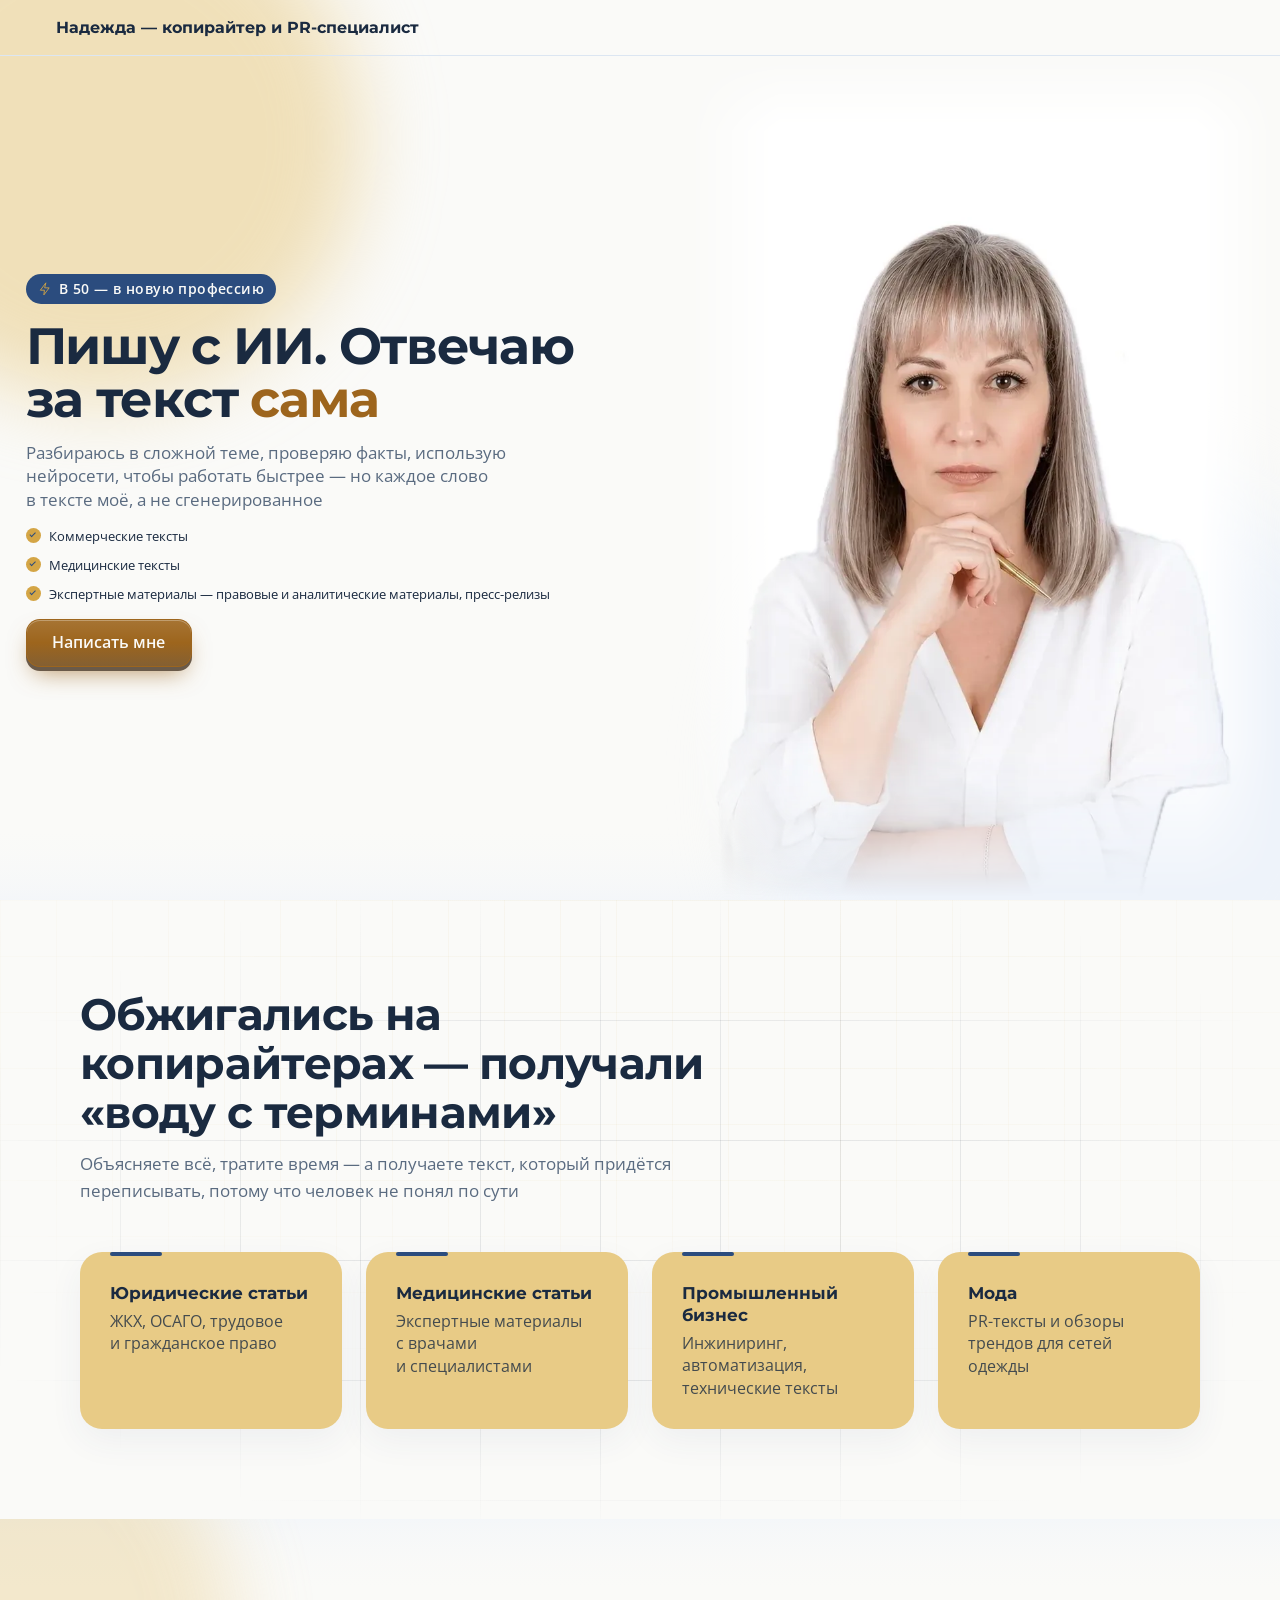
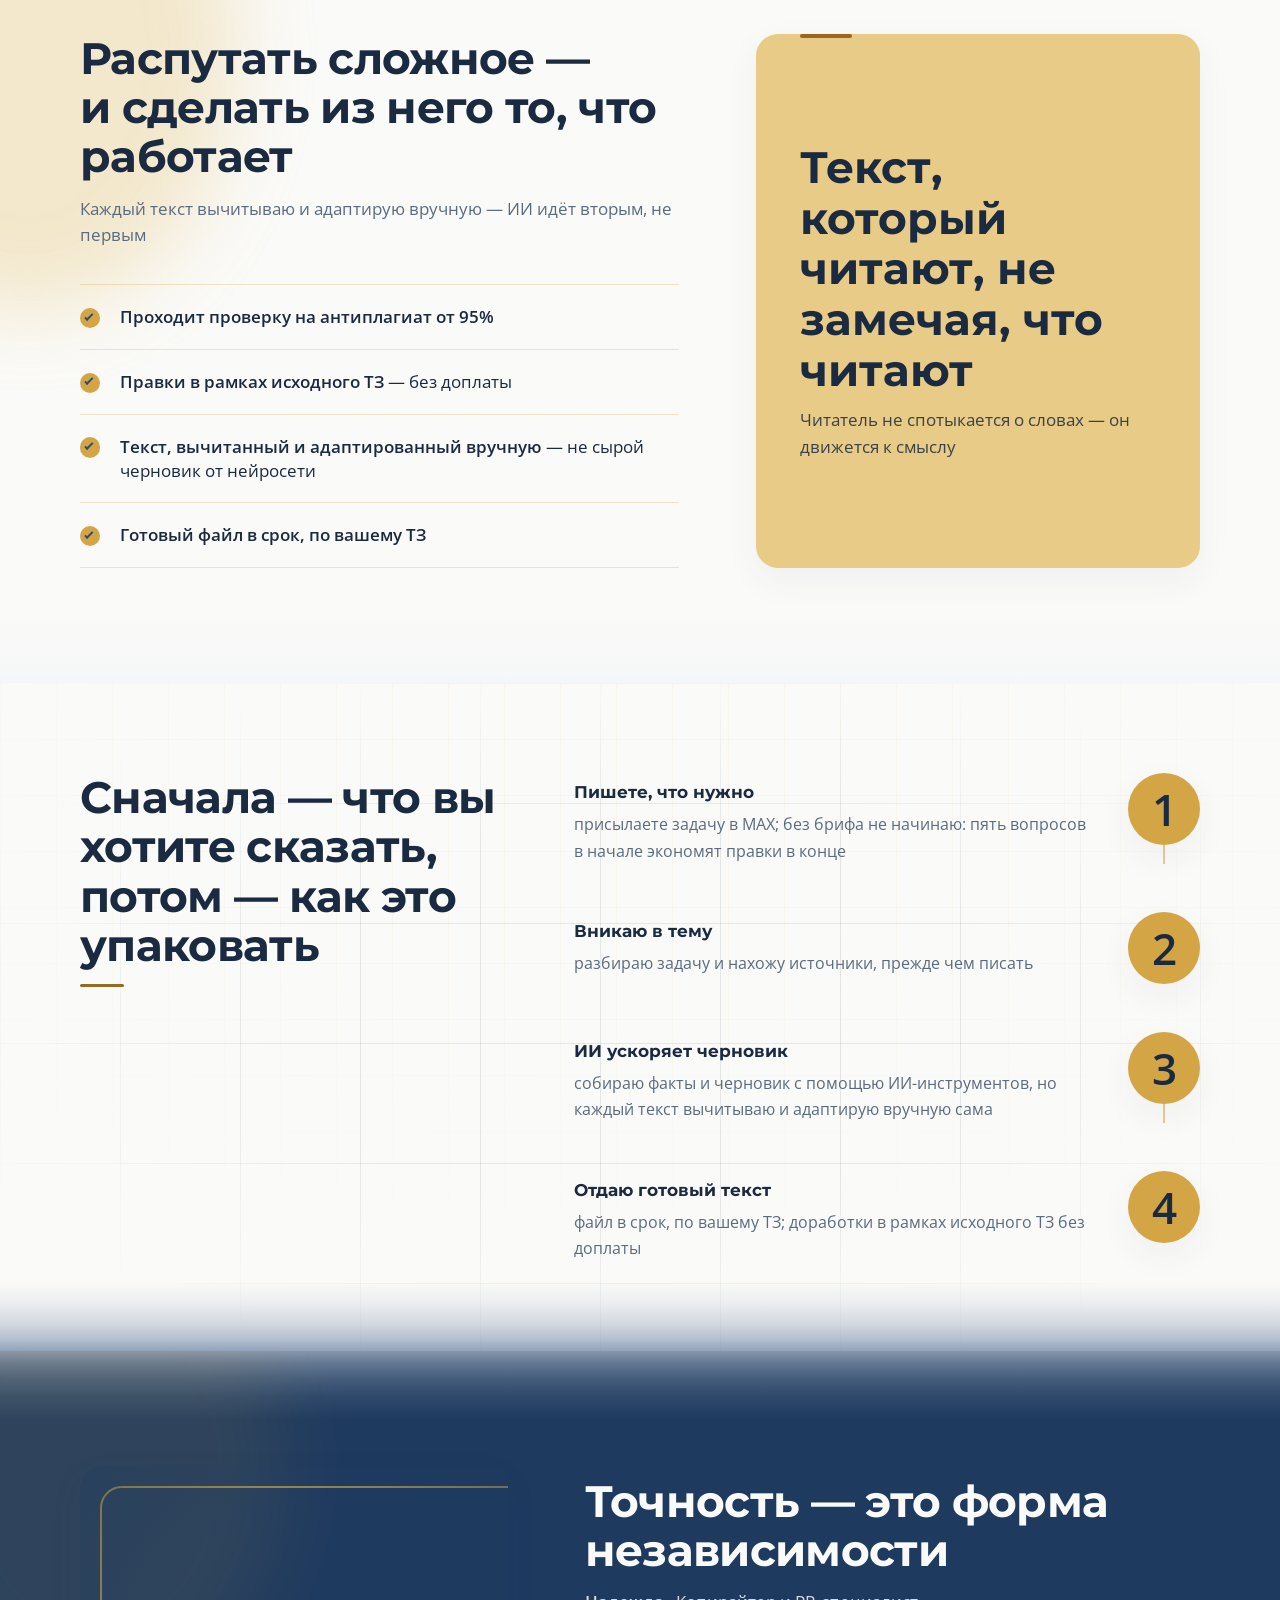
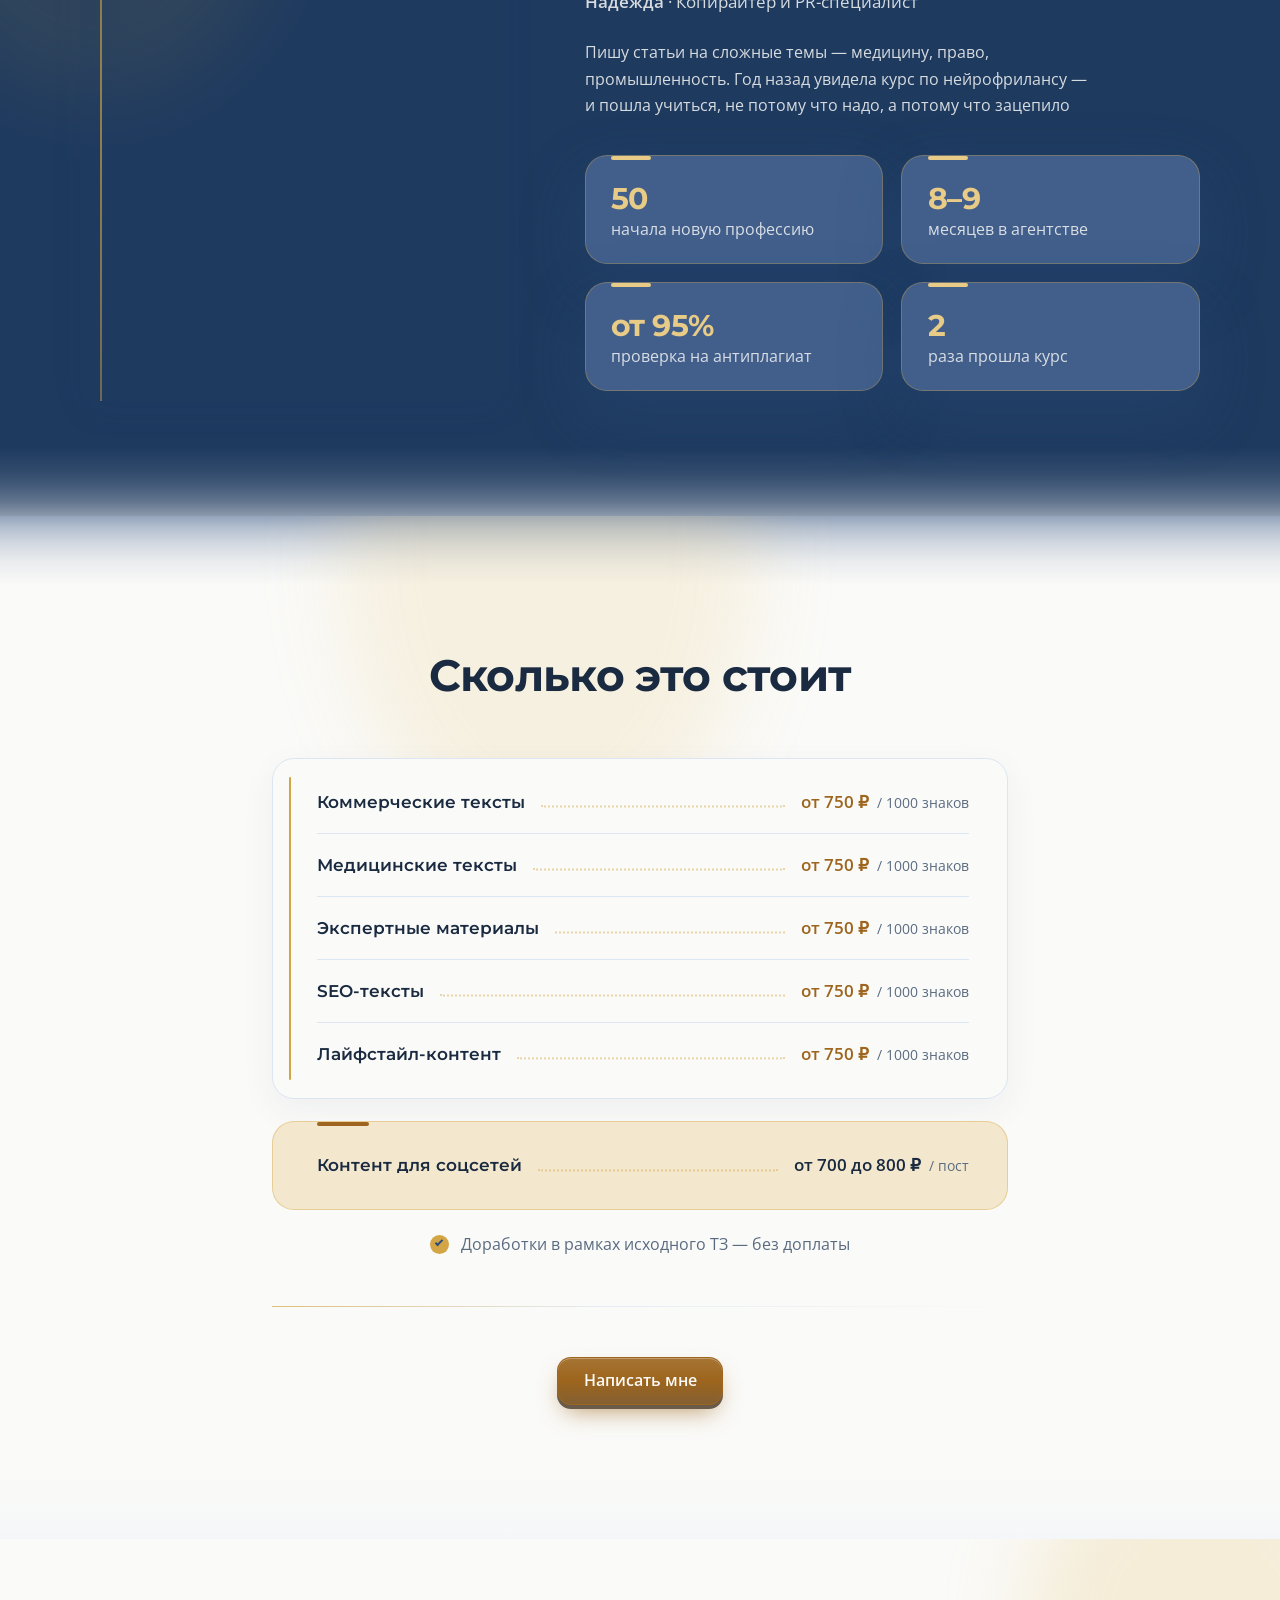
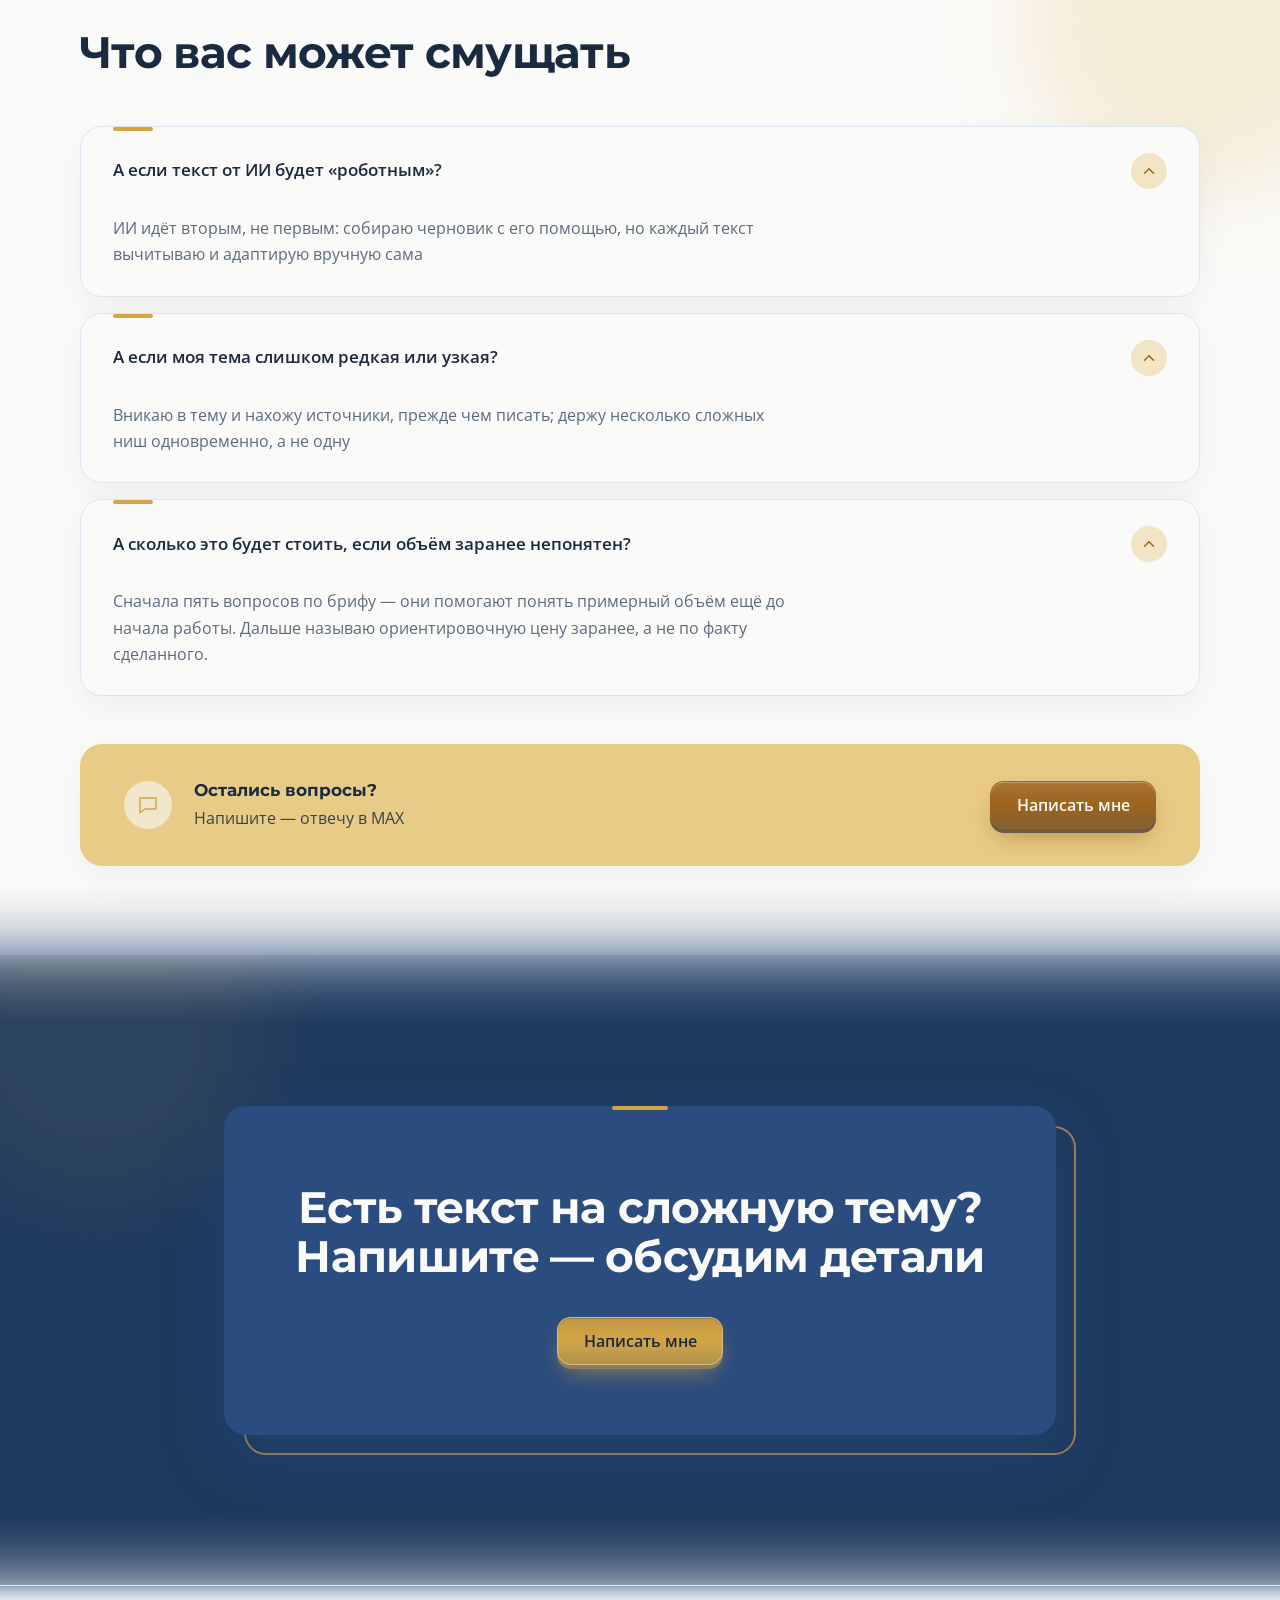
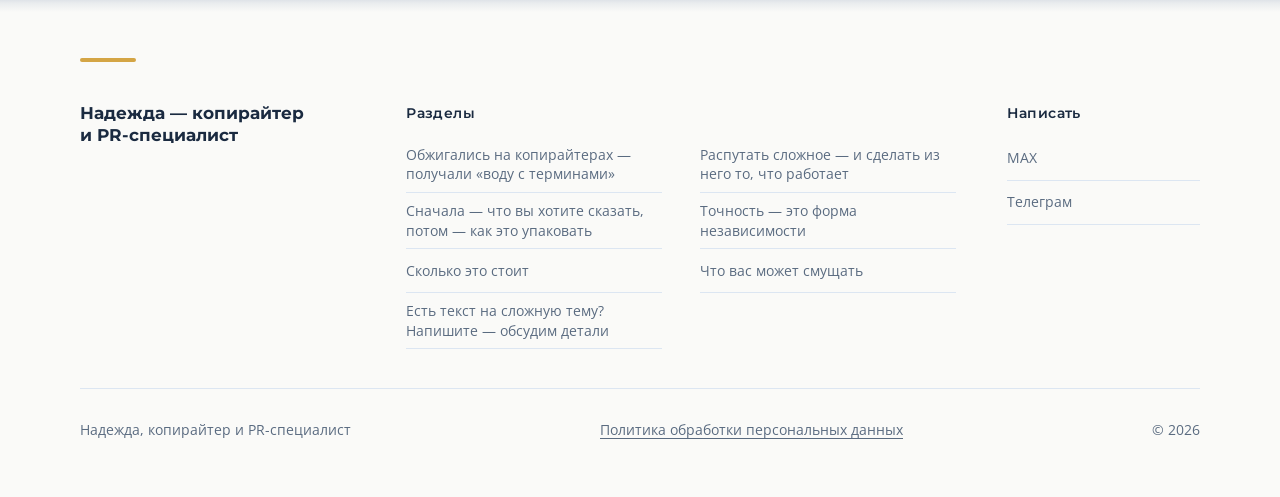
<file: index.html>
<!DOCTYPE html>
<html lang="ru">
<head>
<meta charset="utf-8">
<meta name="viewport" content="width=device-width, initial-scale=1">
<title>Статьи и тексты на сложные темы — Надежда, копирайтер</title>
<meta name="description" content="Пишу статьи и тексты на сложные темы: медицина, право, промышленность, мода и PR. Проверяю факты, ИИ использую для скорости — за текст отвечаю сама.">
<meta name="robots" content="noindex, nofollow">
<link rel="canonical" href="https://konfetka7305-hub.github.io/nadezhda-copywriter/">
<meta property="og:title" content="Статьи и тексты на сложные темы — Надежда, копирайтер">
<meta property="og:description" content="Пишу статьи и тексты на сложные темы: медицина, право, промышленность, мода и PR. Проверяю факты, ИИ использую для скорости — за текст отвечаю сама.">
<meta property="og:image" content="https://konfetka7305-hub.github.io/nadezhda-copywriter/img/card.jpg">
<meta property="og:image:width" content="1200">
<meta property="og:image:height" content="630">
<meta property="og:url" content="https://konfetka7305-hub.github.io/nadezhda-copywriter/">
<meta property="og:type" content="website">
<script type="application/ld+json">
{
  "@context": "https://schema.org",
  "@type": "Person",
  "name": "Надежда",
  "@id": "https://konfetka7305-hub.github.io/nadezhda-copywriter/#person",
  "jobTitle": "Копирайтер и PR-специалист",
  "description": "Работает с коммерческими, медицинскими и экспертными текстами: правовые и аналитические материалы, пресс-релизы, медицинские статьи, лайфстайл-контент. Умеет разобраться в сложной теме, найти подходящие источники и написать текст, который читают до конца. Использует современные цифровые инструменты для ускорения сбора фактов, но каждый текст вычитывает, проверяет и адаптирует вручную — сохраняя экспертность и авторский стиль. Работает строго по ТЗ, ответственно относится к дедлайнам.",
  "url": "https://konfetka7305-hub.github.io/nadezhda-copywriter/",
  "sameAs": [
    "https://wa.me/79614461044"
  ]
}
</script>
<link rel="stylesheet" href="style.css">
<style>
:root {
  --шрифт-заголовков: Montserrat, system-ui, sans-serif;  --шрифт-текста: 'Open Sans', -apple-system, 'Segoe UI', sans-serif;
  --цвет-фон: #FAFAF8;  --цвет-фон-2: #EEF3FA;  --цвет-фон-карточки: #FAFAF8;
  --цвет-текст: #1A2A40;  --цвет-текст-мягкий: #5A6B80;  --цвет-текст-тихий: #667382;
  --цвет-акцент: #D4A545;  --цвет-акцент-тёмный: #F4B183;  --цвет-акцент-яркий: #9D651D;  --цвет-на-акценте: #1A2A40;
  --цвет-акцент-глубже: #9D651D;  --цвет-акцент-маркер: #EAAD70;
  --цвет-линия: #DCE6F2;
  --цвет-тёмный-фон: #2B4C7E;  --цвет-тёмный-фон-2: #1E3A5F;  --цвет-тёмный-текст: #FAFAF8;
  --цвет-тёмный-фон-3: #264572;  --цвет-тёмный-фон-4: #2A4979;
  --цвет-тёплый: #D4A545;  --цвет-тёплый-мягкий: #E8CB86;
  --цвет-стекло: color-mix(in srgb, #2B4C7E 86%, transparent);
  --тень: 0 12px 34px color-mix(in srgb, #2B4C7E 6%, transparent);
  --тень-чип: 0 10px 30px color-mix(in srgb, #2B4C7E 12%, transparent);
  --тень-глубокая: 0 24px 60px color-mix(in srgb, #2B4C7E 35%, transparent);
  --тень-спутник: 0 30px 60px color-mix(in srgb, #2B4C7E 70%, transparent);
  --тень-плиты: 0 40px 100px color-mix(in srgb, #2B4C7E 70%, transparent);
  --кегль-h1: 33px;  --кегль-h2: clamp(28px, 4.5vw, 44px);
  --кегль-текст: clamp(16px, 1vw, 17px);  --кегль-лид: clamp(17px, 1.1vw, 18px);
  --кегль-мелкий: 14px;  --кегль-кикер: clamp(14px, 1.1vw, 15px);  --кегль-цифра: 30px;  --разрядка-кикера: .03em;
  --отступ-секции: clamp(56px, 9vw, 120px);  --отступ-блока: clamp(16px, 2vw, 28px);
  --отступ-секции-тихо: clamp(44px, 7vw, 94px);  --отступ-секции-громко: clamp(64px, 10.5vw, 140px);
  --ширина: 1120px;  --ширина-колонки: 560px;  --радиус: 16px;  --радиус-малый: 8px;
  --радиус-карточки: 18px;  --радиус-плитки: 22px;  --радиус-телефон: 46px;  --кнопка-радиус: 14px;
  --радиус-модуля: 16px;  --нить: 2px;
  --плавность: cubic-bezier(.2, .7, .2, 1);  --длительность: .25s;
  --цвет-тёплый-тёмный: #916D22;
}
@media (min-width: 900px) {
  :root { --кегль-h1: clamp(44px, 4vw, 58px); }
}
:root, .светлый { --цвет-кнопки: #9D651D; --цвет-на-кнопке: #FAFAF8; --цвет-кнопки-навёл: #7B4F17; }
.тёмный { --цвет-кнопки: #D4A545; --цвет-на-кнопке: #1A2A40; --цвет-кнопки-навёл: var(--цвет-акцент-тёмный); }

</style>
<script>
(function () {
  var ЭТАЛОН = 0.535;                  // очко Open Sans — текстовой гарнитуры утверждённых макетов
  var ПОТОЛОК = 1.2, МЁРТВАЯ = 0.02;   // выше потолка расползается раскладка; ближе к единице не трогаем вовсе
  var КОМПЬЮТЕР = "(min-width: 900px)";
  var ТОКЕНЫ = ["--кегль-текст", "--кегль-лид", "--кегль-мелкий", "--кегль-кикер"];
  var корень = document.documentElement;
  var холст = document.createElement("canvas").getContext("2d");
  var ждём = 0;

  function мера(буква) { var м = холст.measureText(буква); return (м && м.actualBoundingBoxAscent) || 0; }

  function применить() {
    ждём = 0;
    if (!холст) { return; }

    for (var i = 0; i < ТОКЕНЫ.length; i++) { корень.style.removeProperty(ТОКЕНЫ[i]); }
    var стиль = getComputedStyle(корень), стек = стиль.getPropertyValue("--шрифт-текста").trim();
    if (!стек) { return; }
    холст.font = "400 100px " + стек;

    var очко = Math.max(мера("х"), мера("x")) / 100;
    if (!(очко > 0)) { return; }
    var k = Math.round(Math.min(ПОТОЛОК, Math.max(1, ЭТАЛОН / очко)) * 1000) / 1000;
    if (k - 1 < МЁРТВАЯ || !matchMedia(КОМПЬЮТЕР).matches) { k = 1; }
    корень.setAttribute("data-очко", очко.toFixed(3));      // чтобы проверка могла сказать числа вслух
    корень.setAttribute("data-поправка", k.toFixed(3));
    if (k === 1) { return; }
    for (i = 0; i < ТОКЕНЫ.length; i++) {
      var было = стиль.getPropertyValue(ТОКЕНЫ[i]).trim();
      if (было) { корень.style.setProperty(ТОКЕНЫ[i], "calc((" + было + ") * " + k + ")"); }
    }
  }

  применить();

  if (document.fonts && document.fonts.ready) { document.fonts.ready.then(применить); }

  addEventListener("resize", function () { ждём = ждём || requestAnimationFrame(применить); });
})();
</script>
</head>
<body class="с-липкой-кнопкой">
<section class="блок блок--первый-экран первый-экран--разворот светлый" id="экран-1" data-тип="первый-экран" data-схема="разворот" data-ключ-макета="светлая" data-картинка="фото"><div class="стык стык--низ" aria-hidden="true" style="--стык-сосед: var(--цвет-фон-2, var(--цвет-фон))"></div>
<style>
  /* Плашка «В 50» на телефоне закрывает подбородок на фото — там её нет, на компьютере остаётся. */
  @media (max-width: 899px) { #экран-1 .кикер { display: none; } }
  /* Над головой на фото ~110 px пустого фона. На телефоне поднимаем лицо внутри той же рамки: фото сдвинуто вверх на долю ширины экрана (не высоты: высота рамки у телефонов разная).
     Рамка, шапка и текст остаются на своих местах. */
  @media (max-width: 899px) {
    #экран-1 .первый-экран__картинка { overflow: hidden; }
    #экран-1 .первый-экран__картинка img { object-position: 50% calc(-1 * 23.6vw); }
  }
  /* Компьютер: содержимое растягиваем на всю высоту окна под шапкой — текст по центру, портрет крупнее, пустота внизу уходит. */
  @media (min-width: 900px) {
    #экран-1 .блок__внутри { min-height: min(calc(100svh - 140px), 52rem); }
  }
</style>
  <header class="шапка">
    <a class="шапка__лого" href="#">Надежда — копирайтер и PR-специалист</a>
  </header>
  <span class="пятно пятно--1"></span><span class="пятно пятно--2"></span>
  <div class="блок__внутри">
    <div class="первый-экран__текст">
      <p class="кикер"><svg class="иконка" aria-hidden="true" xmlns="http://www.w3.org/2000/svg" viewBox="0 0 24 24" fill="none" stroke="currentColor" stroke-width="1.5" stroke-linecap="round" stroke-linejoin="round">
  <path d="M13 2L4 14h7l-1 8 9-12h-7z"/>
</svg>В&nbsp;50 — в новую профессию</p>
      <h1>Пишу с ИИ. Отвечаю за текст <em class="акцент" style="color: var(--цвет-акцент-яркий)">сама</em></h1>
      <p class="лид">Разбираюсь в сложной теме, проверяю факты, использую нейросети, чтобы работать быстрее — но каждое слово в тексте моё, а не сгенерированное</p>
      <ul class="список-иконок">
        <li><i class="галка"></i><span>Коммерческие тексты</span></li>
        <li><i class="галка"></i><span>Медицинские тексты</span></li>
        <li><i class="галка"></i><span>Экспертные материалы — правовые и аналитические материалы, пресс-релизы</span></li>
      </ul>
      <div class="первый-экран__действие"><a class="кнопка кнопка--главная" href="https://max.ru/u/f9LHodD0cOISEU3MIN6RrWBxFZRqZiS2lDwclozQ8DyNKN_k3zjSSCEsR2Y">Написать мне</a></div>
    </div>
    <figure class="картинка картинка--фото картинка--край первый-экран__картинка" style="--лицо-в-кадре: .22">
      <picture><source media="(max-width: 899px)" srcset="img/nadezhda-portret-telefon.webp"><img src="img/nadezhda-portret.webp" alt="Надежда — копирайтер и PR-специалист" data-лицо="50,22" fetchpriority="high"></picture>
    </figure>
  </div>
</section>
<section class="блок блок--боль блок--тихо светлый второй фон--сетка" id="экран-02" data-тип="боль" data-вёрстка="своя"><div class="стык стык--верх" aria-hidden="true" style="--стык-сосед: var(--цвет-фон)"></div><div class="стык стык--низ" aria-hidden="true" style="--стык-сосед: var(--цвет-фон)"></div>
<span class="сетка-текстура" aria-hidden="true"></span>
<div class="блок__внутри">
  <div class="секция__шапка">
    <h2>Обжигались на копирайтерах — получали «воду с терминами»</h2>
    <p class="лид секция__лид">Объясняете всё, тратите время — а получаете текст, который придётся переписывать, потому что человек не понял по сути</p>
  </div>
  <div class="листки секция__тело">
    <div class="листок"><h3>Юридические статьи</h3><p>ЖКХ, ОСАГО, трудовое и гражданское право</p></div>
    <div class="листок"><h3>Медицинские статьи</h3><p>Экспертные материалы с врачами и специалистами</p></div>
    <div class="листок"><h3>Промышленный бизнес</h3><p>Инжиниринг, автоматизация, технические тексты</p></div>
    <div class="листок"><h3>Мода</h3><p>PR-тексты и обзоры трендов для сетей одежды</p></div>
  </div>
</div>
</section>
<section class="блок блок--что-получите светлый" id="экран-03" data-тип="что-получите" data-вёрстка="своя"><div class="стык стык--верх" aria-hidden="true" style="--стык-сосед: var(--цвет-фон-2, var(--цвет-фон))"></div><div class="стык стык--низ" aria-hidden="true" style="--стык-сосед: var(--цвет-фон-2, var(--цвет-фон))"></div>
<span class="пятно" aria-hidden="true"></span>
<div class="блок__внутри">
  <div class="получите">
    <div class="секция__тело">
      <div class="секция__шапка">
        <h2>Распутать сложное — и сделать из него то, что работает</h2>
        <p class="лид секция__лид">Каждый текст вычитываю и адаптирую вручную — ИИ идёт вторым, не первым</p>
      </div>
      <ul class="линейка">
        <li><i class="галка" aria-hidden="true"></i><span><b>Проходит проверку на антиплагиат от 95%</b></span></li>
        <li><i class="галка" aria-hidden="true"></i><span><b>Правки в рамках исходного ТЗ</b><span> — без доплаты</span></span></li>
        <li><i class="галка" aria-hidden="true"></i><span><b>Текст, вычитанный и адаптированный вручную</b><span> — не сырой черновик от нейросети</span></span></li>
        <li><i class="галка" aria-hidden="true"></i><span><b>Готовый файл в срок, по вашему ТЗ</b></span></li>
      </ul>
    </div>
    <div class="итог">
      <h3>Текст, который читают, не замечая, что читают</h3>
      <p>Читатель не спотыкается о словах — он движется к смыслу</p>
    </div>
  </div>
</div>
</section>
<section class="блок блок--решение блок--тихо светлый второй фон--сетка" id="экран-04" data-тип="решение" data-вёрстка="своя"><div class="стык стык--верх" aria-hidden="true" style="--стык-сосед: var(--цвет-фон)"></div><div class="стык стык--низ" aria-hidden="true" style="--стык-сосед: var(--цвет-тёмный-фон)"></div>
<span class="сетка-текстура" aria-hidden="true"></span>
<div class="блок__внутри">
  <div class="дорога">
    <div class="секция__шапка">
      <h2>Сначала — что вы хотите сказать, потом — как это упаковать</h2>
      <span class="черта" aria-hidden="true"></span>
    </div>
    <ol class="нить-лента секция__тело">
      <li class="ход">
        <div class="ход__текст">
          <h3>Пишете, что нужно</h3>
          <p>присылаете задачу в MAX; без брифа не начинаю: пять вопросов в начале экономят правки в конце</p>
        </div>
        <div class="ход__номер"><span class="ход__круг">1</span></div>
      </li>
      <li class="ход">
        <div class="ход__текст">
          <h3>Вникаю в тему</h3>
          <p>разбираю задачу и нахожу источники, прежде чем писать</p>
        </div>
        <div class="ход__номер"><span class="ход__круг">2</span></div>
      </li>
      <li class="ход">
        <div class="ход__текст">
          <h3>ИИ ускоряет черновик</h3>
          <p>собираю факты и черновик с помощью ИИ-инструментов, но каждый текст вычитываю и адаптирую вручную сама</p>
        </div>
        <div class="ход__номер"><span class="ход__круг">3</span></div>
      </li>
      <li class="ход">
        <div class="ход__текст">
          <h3>Отдаю готовый текст</h3>
          <p>файл в срок, по вашему ТЗ; доработки в рамках исходного ТЗ без доплаты</p>
        </div>
        <div class="ход__номер"><span class="ход__круг">4</span></div>
      </li>
    </ol>
  </div>
</div>
</section>
<section class="блок блок--о-себе тёмный" id="экран-05" data-тип="о-себе" data-вёрстка="своя"><div class="стык стык--верх" aria-hidden="true" style="--стык-сосед: var(--цвет-фон-2, var(--цвет-фон))"></div><div class="стык стык--низ" aria-hidden="true" style="--стык-сосед: var(--цвет-фон)"></div>
<span class="пятно" aria-hidden="true"></span>
<div class="блок__внутри">
  <div class="автор">
    <figure class="портрет фото">
      <div class="портрет__кадр"><picture><source media="(max-width: 899px)" srcset="img/nadezhda-o-sebe-telefon.webp"><img src="img/nadezhda-o-sebe.webp" alt="Надежда за работой: пишет текст на ноутбуке" data-лицо="49,30" loading="lazy" decoding="async" fetchpriority="low" width="869" height="1086"></picture></div>
    </figure>
    <div class="рассказ">
      <div class="секция__шапка">
        <h2>Точность — это форма независимости</h2>
        <p class="лид секция__лид"><b>Надежда</b> · Копирайтер и PR-специалист</p>
      </div>
      <p>Пишу статьи на сложные темы — медицину, право, промышленность. Год назад увидела курс по нейрофрилансу — и пошла учиться, не потому что надо, а потому что зацепило</p>
      <ul class="плитки">
        <li class="плитка"><b class="цифра__значение">50</b><span>начала новую профессию</span></li>
        <li class="плитка"><b class="цифра__значение">8–9</b><span>месяцев в агентстве</span></li>
        <li class="плитка"><b class="цифра__значение">от 95%</b><span>проверка на антиплагиат</span></li>
        <li class="плитка"><b class="цифра__значение">2</b><span>раза прошла курс</span></li>
      </ul>
    </div>
  </div>
</div>
</section>
<section class="блок блок--прайс-лист блок--громко светлый" id="экран-06" data-тип="прайс-лист" data-вёрстка="своя"><div class="стык стык--верх" aria-hidden="true" style="--стык-сосед: var(--цвет-тёмный-фон)"></div><div class="стык стык--низ" aria-hidden="true" style="--стык-сосед: var(--цвет-фон-2, var(--цвет-фон))"></div>
<span class="пятно" aria-hidden="true"></span>
<div class="блок__внутри">
  <div class="прайс">
    <div class="секция__шапка секция__шапка--центр">
      <h2>Сколько это стоит</h2>
    </div>
    <div class="плита">
      <ul class="позиции">
        <li class="позиция">
          <h3 class="позиция__имя">Коммерческие тексты</h3>
          <span class="позиция__ряд" aria-hidden="true"></span>
          <p class="позиция__цена"><b>от&nbsp;750&nbsp;₽</b><span>/&nbsp;1000&nbsp;знаков</span></p>
        </li>
        <li class="позиция">
          <h3 class="позиция__имя">Медицинские тексты</h3>
          <span class="позиция__ряд" aria-hidden="true"></span>
          <p class="позиция__цена"><b>от&nbsp;750&nbsp;₽</b><span>/&nbsp;1000&nbsp;знаков</span></p>
        </li>
        <li class="позиция">
          <h3 class="позиция__имя">Экспертные материалы</h3>
          <span class="позиция__ряд" aria-hidden="true"></span>
          <p class="позиция__цена"><b>от&nbsp;750&nbsp;₽</b><span>/&nbsp;1000&nbsp;знаков</span></p>
        </li>
        <li class="позиция">
          <h3 class="позиция__имя">SEO-тексты</h3>
          <span class="позиция__ряд" aria-hidden="true"></span>
          <p class="позиция__цена"><b>от&nbsp;750&nbsp;₽</b><span>/&nbsp;1000&nbsp;знаков</span></p>
        </li>
        <li class="позиция">
          <h3 class="позиция__имя">Лайфстайл-контент</h3>
          <span class="позиция__ряд" aria-hidden="true"></span>
          <p class="позиция__цена"><b>от&nbsp;750&nbsp;₽</b><span>/&nbsp;1000&nbsp;знаков</span></p>
        </li>
      </ul>
    </div>
    <div class="плитка-пост">
      <ul class="позиции позиции--соцсети">
        <li class="позиция">
          <h3 class="позиция__имя">Контент для соцсетей</h3>
          <span class="позиция__ряд" aria-hidden="true"></span>
          <p class="позиция__цена"><b>от&nbsp;700 до&nbsp;800&nbsp;₽</b><span>/&nbsp;пост</span></p>
        </li>
      </ul>
    </div>
    <p class="итог-строка"><i class="галка" aria-hidden="true"></i><span>Доработки в рамках исходного ТЗ — без доплаты</span></p>
    <hr class="разделитель">
    <div class="действие-секции"><a class="кнопка кнопка--главная" href="https://max.ru/u/f9LHodD0cOISEU3MIN6RrWBxFZRqZiS2lDwclozQ8DyNKN_k3zjSSCEsR2Y">Написать мне</a></div>
  </div>
</div>
</section>
<section class="блок блок--вопросы-ответы блок--тихо светлый второй" id="экран-07" data-тип="вопросы-ответы" data-вёрстка="своя"><div class="стык стык--верх" aria-hidden="true" style="--стык-сосед: var(--цвет-фон)"></div><div class="стык стык--низ" aria-hidden="true" style="--стык-сосед: var(--цвет-тёмный-фон)"></div>
<span class="пятно" aria-hidden="true"></span>
<div class="блок__внутри">
  <div class="возражения">
    <div class="секция__шапка">
      <h2>Что вас может смущать</h2>
    </div>
    <div class="листки">
      <details class="листок" open>
        <summary class="листок__шапка"><span>А если текст от ИИ будет «роботным»?</span><i class="листок__значок" aria-hidden="true"><svg viewBox="0 0 24 24" fill="none" stroke="currentColor" stroke-width="2" stroke-linecap="round"><path d="M6 9l6 6 6-6"/></svg></i></summary>
        <p class="листок__ответ">ИИ идёт вторым, не первым: собираю черновик с его помощью, но каждый текст вычитываю и адаптирую вручную сама</p>
      </details>
      <details class="листок" open>
        <summary class="листок__шапка"><span>А если моя тема слишком редкая или узкая?</span><i class="листок__значок" aria-hidden="true"><svg viewBox="0 0 24 24" fill="none" stroke="currentColor" stroke-width="2" stroke-linecap="round"><path d="M6 9l6 6 6-6"/></svg></i></summary>
        <p class="листок__ответ">Вникаю в тему и нахожу источники, прежде чем писать; держу несколько сложных ниш одновременно, а не одну</p>
      </details>
      <details class="листок" open>
        <summary class="листок__шапка"><span>А сколько это будет стоить, если объём заранее непонятен?</span><i class="листок__значок" aria-hidden="true"><svg viewBox="0 0 24 24" fill="none" stroke="currentColor" stroke-width="2" stroke-linecap="round"><path d="M6 9l6 6 6-6"/></svg></i></summary>
        <p class="листок__ответ">Сначала пять вопросов по брифу — они помогают понять примерный объём ещё до начала работы. Дальше называю ориентировочную цену заранее, а не по факту сделанного.</p>
      </details>
    </div>
    <div class="приглашение">
      <div class="приглашение__текст">
        <span class="приглашение__икон"><svg class="иконка" aria-hidden="true" xmlns="http://www.w3.org/2000/svg" viewBox="0 0 24 24" fill="none" stroke="currentColor" stroke-width="1.5" stroke-linecap="round" stroke-linejoin="round">
  <path d="M4 5h16v11H9l-5 4z"/>
</svg></span>
        <div>
          <h3>Остались вопросы?</h3>
          <p>Напишите — отвечу в MAX</p>
        </div>
      </div>
      <a class="кнопка кнопка--главная" href="https://max.ru/u/f9LHodD0cOISEU3MIN6RrWBxFZRqZiS2lDwclozQ8DyNKN_k3zjSSCEsR2Y">Написать мне</a>
    </div>
  </div>
</div>
</section>
<section class="блок блок--финал блок--громко тёмный" id="экран-08" data-тип="финал" data-вёрстка="своя"><div class="стык стык--верх" aria-hidden="true" style="--стык-сосед: var(--цвет-фон-2, var(--цвет-фон))"></div><div class="стык стык--низ" aria-hidden="true" style="--стык-сосед: var(--цвет-фон)"></div>
<span class="пятно" aria-hidden="true"></span>
<div class="блок__внутри">
  <div class="финал">
    <div class="финал__плита">
      <h2>Есть текст на сложную тему? Напишите — обсудим детали</h2>
      <div class="финал__кнопка"><a class="кнопка кнопка--главная" href="https://max.ru/u/f9LHodD0cOISEU3MIN6RrWBxFZRqZiS2lDwclozQ8DyNKN_k3zjSSCEsR2Y">Написать мне</a></div>
    </div>
  </div>
</div>
</section>
<section class="блок блок--подвал блок--тихо светлый" id="экран-09" data-тип="подвал" data-вёрстка="своя"><div class="стык стык--верх" aria-hidden="true" style="--стык-сосед: var(--цвет-тёмный-фон)"></div>
<div class="блок__внутри">
  <div class="подвал__сетка">
    <div>
      <a class="подвал__лого" href="#">Надежда — копирайтер и PR-специалист</a>
    </div>
    <div>
      <h4>Разделы</h4>
      <div class="подвал__ссылки подвал__разделы">
        <a href="#экран-02">Обжигались на копирайтерах — получали «воду с терминами»</a>
        <a href="#экран-03">Распутать сложное — и сделать из него то, что работает</a>
        <a href="#экран-04">Сначала — что вы хотите сказать, потом — как это упаковать</a>
        <a href="#экран-05">Точность — это форма независимости</a>
        <a href="#экран-06">Сколько это стоит</a>
        <a href="#экран-07">Что вас может смущать</a>
        <a href="#экран-08">Есть текст на сложную тему? Напишите — обсудим детали</a>
      </div>
    </div>
    <div>
      <h4>Написать</h4>
      <div class="подвал__ссылки подвал__связь">
        <a href="https://max.ru/u/f9LHodD0cOISEU3MIN6RrWBxFZRqZiS2lDwclozQ8DyNKN_k3zjSSCEsR2Y" target="_blank" rel="noopener">MAX</a>
        <a href="https://t.me/nadine_sky" target="_blank" rel="noopener">Телеграм</a>
      </div>
    </div>
  </div>
  <div class="подвал__низ">
    <span>Надежда, копирайтер и PR-специалист</span>
    <a href="privacy.html">Политика обработки персональных данных</a>
    <span>© 2026</span>
  </div>
</div>
</section>
<div class="липкая-кнопка"><a class="кнопка кнопка--главная" href="https://max.ru/u/f9LHodD0cOISEU3MIN6RrWBxFZRqZiS2lDwclozQ8DyNKN_k3zjSSCEsR2Y">Написать мне</a></div>
<script>
(function () {
  var СПИТ = "главная-на-виду";                       // класс на body; правило сна — в стилях
  var кнопка = document.querySelector(".первый-экран__действие .кнопка--главная");
  if (!кнопка || !window.IntersectionObserver) { return; }

  function пометить(на_виду) { document.body.classList.toggle(СПИТ, !!на_виду); }

  var б = кнопка.getBoundingClientRect();
  пометить(б.bottom > 0 && б.top < (window.innerHeight || 0));

  requestAnimationFrame(function () {
    requestAnimationFrame(function () { document.body.classList.add("панель-с-переходом"); });
  });

  new IntersectionObserver(function (записи) {
    пометить(записи[записи.length - 1].isIntersecting);
  }, { threshold: 0 }).observe(кнопка);
})();
</script>
</body>
</html>
</file>
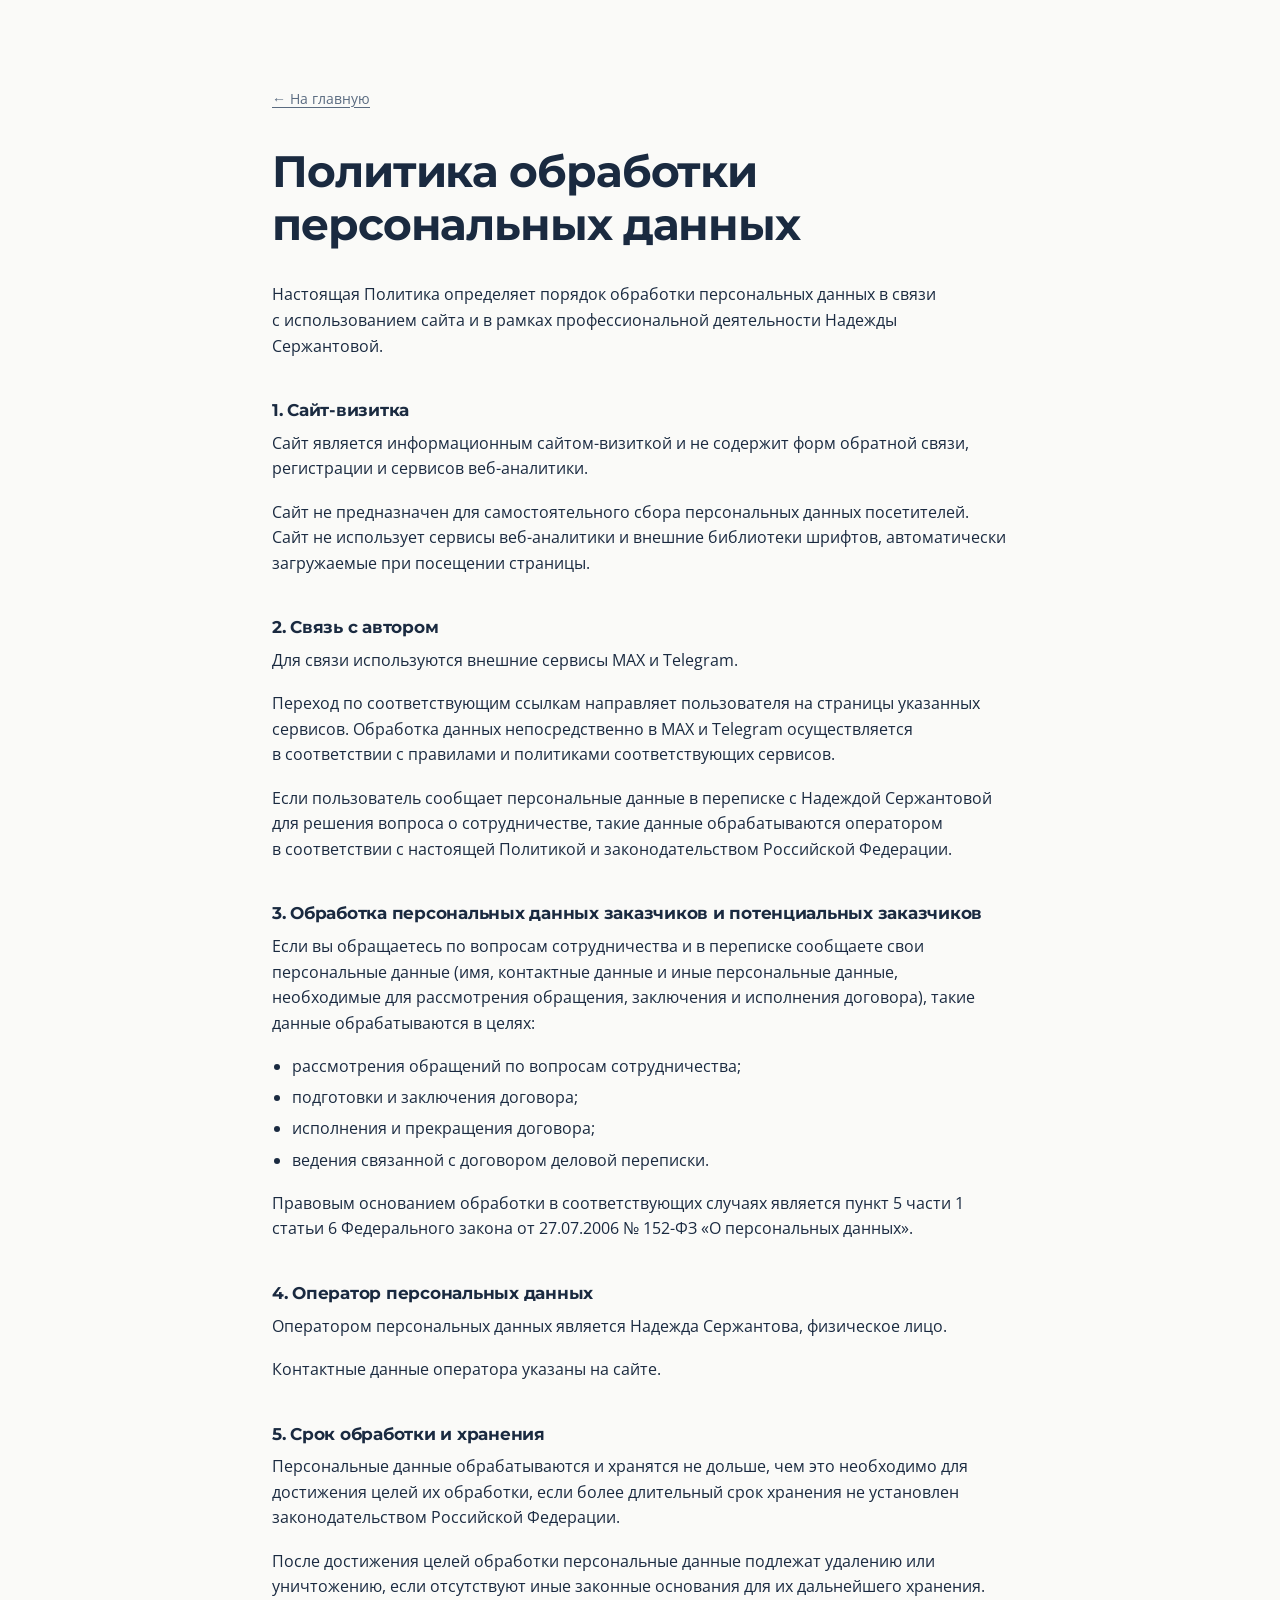
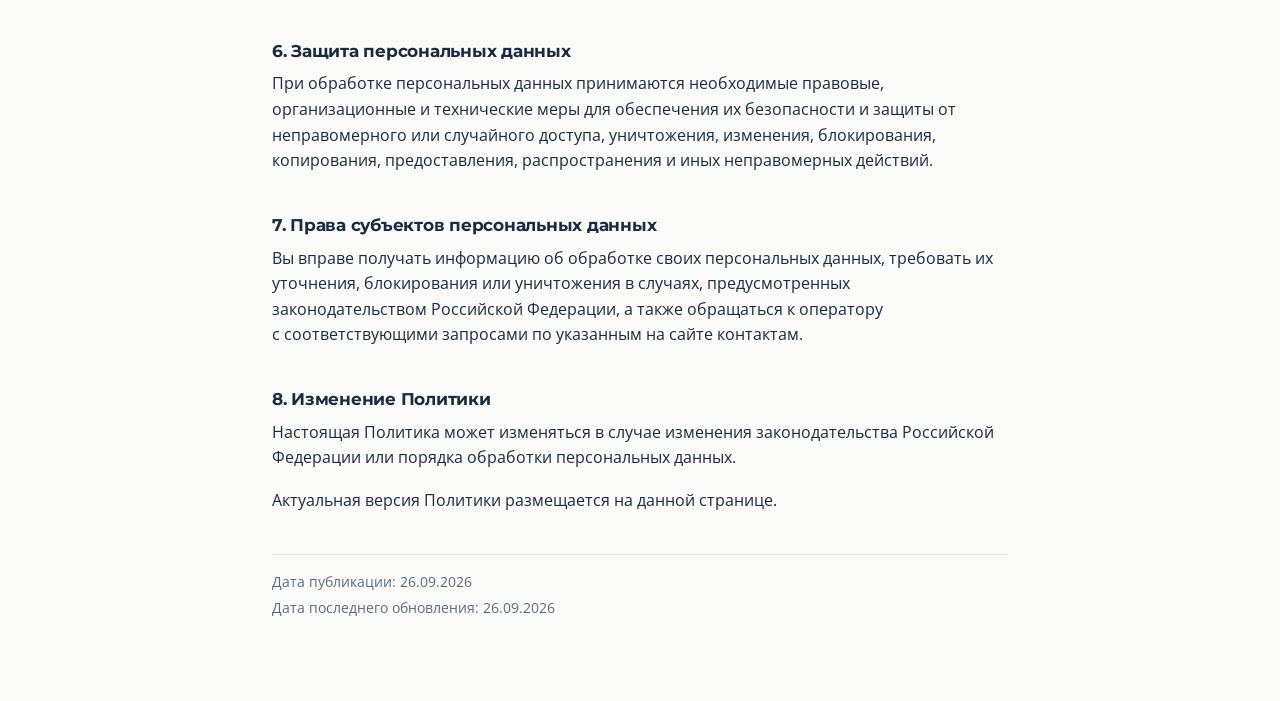
<file: privacy.html>
<!DOCTYPE html>
<html lang="ru">
<head>
<meta charset="utf-8">
<meta name="viewport" content="width=device-width, initial-scale=1">
<title>Политика обработки персональных данных</title>
<meta name="description" content="Настоящая Политика определяет порядок обработки персональных данных в связи с использованием сайта и в рамках профессиональной деятельности Надежды…">
<meta name="robots" content="noindex, nofollow">
<meta property="og:title" content="Политика обработки персональных данных">
<meta property="og:description" content="Настоящая Политика определяет порядок обработки персональных данных в связи с использованием сайта и в рамках профессиональной деятельности Надежды…">
<meta property="og:url" content="https://konfetka7305-hub.github.io/nadezhda-copywriter/privacy.html">
<meta property="og:type" content="website">
<link rel="stylesheet" href="style.css">
<style>
:root {
  --шрифт-заголовков: Montserrat, system-ui, sans-serif;  --шрифт-текста: 'Open Sans', -apple-system, 'Segoe UI', sans-serif;
  --цвет-фон: #FAFAF8;  --цвет-фон-2: #EEF3FA;  --цвет-фон-карточки: #FAFAF8;
  --цвет-текст: #1A2A40;  --цвет-текст-мягкий: #5A6B80;  --цвет-текст-тихий: #667382;
  --цвет-акцент: #D4A545;  --цвет-акцент-тёмный: #F4B183;  --цвет-акцент-яркий: #9D651D;  --цвет-на-акценте: #1A2A40;
  --цвет-акцент-глубже: #9D651D;  --цвет-акцент-маркер: #EAAD70;
  --цвет-линия: #DCE6F2;
  --цвет-тёмный-фон: #2B4C7E;  --цвет-тёмный-фон-2: #1E3A5F;  --цвет-тёмный-текст: #FAFAF8;
  --цвет-тёмный-фон-3: #264572;  --цвет-тёмный-фон-4: #2A4979;
  --цвет-тёплый: #D4A545;  --цвет-тёплый-мягкий: #E8CB86;
  --цвет-стекло: color-mix(in srgb, #2B4C7E 86%, transparent);
  --тень: 0 12px 34px color-mix(in srgb, #2B4C7E 6%, transparent);
  --тень-чип: 0 10px 30px color-mix(in srgb, #2B4C7E 12%, transparent);
  --тень-глубокая: 0 24px 60px color-mix(in srgb, #2B4C7E 35%, transparent);
  --тень-спутник: 0 30px 60px color-mix(in srgb, #2B4C7E 70%, transparent);
  --тень-плиты: 0 40px 100px color-mix(in srgb, #2B4C7E 70%, transparent);
  --кегль-h1: 33px;  --кегль-h2: clamp(28px, 4.5vw, 44px);
  --кегль-текст: clamp(16px, 1vw, 17px);  --кегль-лид: clamp(17px, 1.1vw, 18px);
  --кегль-мелкий: 14px;  --кегль-кикер: clamp(14px, 1.1vw, 15px);  --кегль-цифра: 30px;  --разрядка-кикера: .03em;
  --отступ-секции: clamp(56px, 9vw, 120px);  --отступ-блока: clamp(16px, 2vw, 28px);
  --отступ-секции-тихо: clamp(44px, 7vw, 94px);  --отступ-секции-громко: clamp(64px, 10.5vw, 140px);
  --ширина: 1120px;  --ширина-колонки: 560px;  --радиус: 16px;  --радиус-малый: 8px;
  --радиус-карточки: 18px;  --радиус-плитки: 22px;  --радиус-телефон: 46px;  --кнопка-радиус: 14px;
  --радиус-модуля: 16px;  --нить: 2px;
  --плавность: cubic-bezier(.2, .7, .2, 1);  --длительность: .25s;
  --цвет-тёплый-тёмный: #916D22;
}
@media (min-width: 900px) {
  :root { --кегль-h1: clamp(44px, 4vw, 58px); }
}
:root, .светлый { --цвет-кнопки: #9D651D; --цвет-на-кнопке: #FAFAF8; --цвет-кнопки-навёл: #7B4F17; }
.тёмный { --цвет-кнопки: #D4A545; --цвет-на-кнопке: #1A2A40; --цвет-кнопки-навёл: var(--цвет-акцент-тёмный); }

</style>
<script>
(function () {
  var ЭТАЛОН = 0.535;                  // очко Open Sans — текстовой гарнитуры утверждённых макетов
  var ПОТОЛОК = 1.2, МЁРТВАЯ = 0.02;   // выше потолка расползается раскладка; ближе к единице не трогаем вовсе
  var КОМПЬЮТЕР = "(min-width: 900px)";
  var ТОКЕНЫ = ["--кегль-текст", "--кегль-лид", "--кегль-мелкий", "--кегль-кикер"];
  var корень = document.documentElement;
  var холст = document.createElement("canvas").getContext("2d");
  var ждём = 0;

  function мера(буква) { var м = холст.measureText(буква); return (м && м.actualBoundingBoxAscent) || 0; }

  function применить() {
    ждём = 0;
    if (!холст) { return; }

    for (var i = 0; i < ТОКЕНЫ.length; i++) { корень.style.removeProperty(ТОКЕНЫ[i]); }
    var стиль = getComputedStyle(корень), стек = стиль.getPropertyValue("--шрифт-текста").trim();
    if (!стек) { return; }
    холст.font = "400 100px " + стек;

    var очко = Math.max(мера("х"), мера("x")) / 100;
    if (!(очко > 0)) { return; }
    var k = Math.round(Math.min(ПОТОЛОК, Math.max(1, ЭТАЛОН / очко)) * 1000) / 1000;
    if (k - 1 < МЁРТВАЯ || !matchMedia(КОМПЬЮТЕР).matches) { k = 1; }
    корень.setAttribute("data-очко", очко.toFixed(3));      // чтобы проверка могла сказать числа вслух
    корень.setAttribute("data-поправка", k.toFixed(3));
    if (k === 1) { return; }
    for (i = 0; i < ТОКЕНЫ.length; i++) {
      var было = стиль.getPropertyValue(ТОКЕНЫ[i]).trim();
      if (было) { корень.style.setProperty(ТОКЕНЫ[i], "calc((" + было + ") * " + k + ")"); }
    }
  }

  применить();

  if (document.fonts && document.fonts.ready) { document.fonts.ready.then(применить); }

  addEventListener("resize", function () { ждём = ждём || requestAnimationFrame(применить); });
})();
</script>
</head>
<body>
<section class="блок блок--тихо светлый" id="экран-политика" data-тип="политика">
<style>
  /* Страница-текст рядом с сайтом: узкая колонка, тот же воздух и те же краски, что у экранов.
     Ничего нового не выдумываем — только токены палитры и кегли сайта. */
  #экран-политика { padding-block: clamp(40px, 6vw, 80px); background: var(--цвет-фон); color: var(--цвет-текст); }
  #экран-политика .блок__внутри { max-width: 46rem; }
  #экран-политика .назад { display: inline-flex; align-items: center; min-height: 2.75rem; margin-bottom: clamp(12px, 2vw, 24px);
      font-size: var(--кегль-мелкий); color: var(--цвет-текст-мягкий); text-decoration: underline;
      text-underline-offset: .2em; text-decoration-thickness: 1px; }
  #экран-политика .назад:hover { color: var(--цвет-текст); }
  #экран-политика .назад:focus-visible { outline: 2px solid currentColor; outline-offset: 3px; border-radius: var(--радиус-малый); }
  #экран-политика h1 { margin: 0 0 clamp(20px, 3vw, 32px); font-size: var(--кегль-h2); line-height: 1.2; text-wrap: balance; }
  #экран-политика h2 { margin: clamp(28px, 3.6vw, 40px) 0 .6rem; font-size: var(--кегль-лид); line-height: 1.3; font-weight: 700; }
  #экран-политика p { margin: 0 0 1.1rem; font-size: var(--кегль-текст); line-height: 1.6; }
  #экран-политика ul { margin: 0 0 1.1rem; padding-left: 1.25rem; font-size: var(--кегль-текст); line-height: 1.6; }
  #экран-политика li { margin-bottom: .35rem; }
  #экран-политика .даты { margin-top: clamp(28px, 3.6vw, 40px); padding-top: 1rem; border-top: 1px solid var(--цвет-линия); }
  #экран-политика .даты p { margin: 0 0 .25rem; font-size: var(--кегль-мелкий); color: var(--цвет-текст-мягкий); }
</style>
<div class="блок__внутри">
  <a class="назад" href="index.html">← На главную</a>
  <h1>Политика обработки персональных данных</h1>
  <p>Настоящая Политика определяет порядок обработки персональных данных в связи с использованием сайта и в рамках профессиональной деятельности Надежды Сержантовой.</p>

  <h2>1. Сайт-визитка</h2>
  <p>Сайт является информационным сайтом-визиткой и не содержит форм обратной связи, регистрации и сервисов веб-аналитики.</p>
  <p>Сайт не предназначен для самостоятельного сбора персональных данных посетителей. Сайт не использует сервисы веб-аналитики и внешние библиотеки шрифтов, автоматически загружаемые при посещении страницы.</p>

  <h2>2. Связь с автором</h2>
  <p>Для связи используются внешние сервисы MAX и Telegram.</p>
  <p>Переход по соответствующим ссылкам направляет пользователя на страницы указанных сервисов. Обработка данных непосредственно в MAX и Telegram осуществляется в соответствии с правилами и политиками соответствующих сервисов.</p>
  <p>Если пользователь сообщает персональные данные в переписке с Надеждой Сержантовой для решения вопроса о сотрудничестве, такие данные обрабатываются оператором в соответствии с настоящей Политикой и законодательством Российской Федерации.</p>

  <h2>3. Обработка персональных данных заказчиков и потенциальных заказчиков</h2>
  <p>Если вы обращаетесь по вопросам сотрудничества и в переписке сообщаете свои персональные данные (имя, контактные данные и иные персональные данные, необходимые для рассмотрения обращения, заключения и исполнения договора), такие данные обрабатываются в целях:</p>
  <ul>
    <li>рассмотрения обращений по вопросам сотрудничества;</li>
    <li>подготовки и заключения договора;</li>
    <li>исполнения и прекращения договора;</li>
    <li>ведения связанной с договором деловой переписки.</li>
  </ul>
  <p>Правовым основанием обработки в соответствующих случаях является пункт 5 части 1 статьи 6 Федерального закона от 27.07.2006 № 152-ФЗ «О персональных данных».</p>

  <h2>4. Оператор персональных данных</h2>
  <p>Оператором персональных данных является Надежда Сержантова, физическое лицо.</p>
  <p>Контактные данные оператора указаны на сайте.</p>

  <h2>5. Срок обработки и хранения</h2>
  <p>Персональные данные обрабатываются и хранятся не дольше, чем это необходимо для достижения целей их обработки, если более длительный срок хранения не установлен законодательством Российской Федерации.</p>
  <p>После достижения целей обработки персональные данные подлежат удалению или уничтожению, если отсутствуют иные законные основания для их дальнейшего хранения.</p>

  <h2>6. Защита персональных данных</h2>
  <p>При обработке персональных данных принимаются необходимые правовые, организационные и технические меры для обеспечения их безопасности и защиты от неправомерного или случайного доступа, уничтожения, изменения, блокирования, копирования, предоставления, распространения и иных неправомерных действий.</p>

  <h2>7. Права субъектов персональных данных</h2>
  <p>Вы вправе получать информацию об обработке своих персональных данных, требовать их уточнения, блокирования или уничтожения в случаях, предусмотренных законодательством Российской Федерации, а также обращаться к оператору с соответствующими запросами по указанным на сайте контактам.</p>

  <h2>8. Изменение Политики</h2>
  <p>Настоящая Политика может изменяться в случае изменения законодательства Российской Федерации или порядка обработки персональных данных.</p>
  <p>Актуальная версия Политики размещается на данной странице.</p>

  <div class="даты">
    <p>Дата публикации: 26.09.2026</p>
    <p>Дата последнего обновления: 26.09.2026</p>
  </div>
</div>
</section>
</body>
</html>
</file>
<file: style.css>
/* Montserrat 400 · cyrillic */
@font-face {
  font-family: 'Montserrat';
  font-style: normal;
  font-weight: 400;
  font-display: swap;
  src: url("fonts/Montserrat-400-cyrillic.woff2") format('woff2');
  unicode-range: U+0301, U+0400-045F, U+0490-0491, U+04B0-04B1, U+2116;
}
/* Montserrat 400 · latin */
@font-face {
  font-family: 'Montserrat';
  font-style: normal;
  font-weight: 400;
  font-display: swap;
  src: url("fonts/Montserrat-400-latin.woff2") format('woff2');
  unicode-range: U+0000-00FF, U+0131, U+0152-0153, U+02BB-02BC, U+02C6, U+02DA, U+02DC, U+0304, U+0308, U+0329, U+2000-206F, U+20AC, U+2122, U+2191, U+2193, U+2212, U+2215, U+FEFF, U+FFFD;
}
/* Montserrat 600 · cyrillic */
@font-face {
  font-family: 'Montserrat';
  font-style: normal;
  font-weight: 600;
  font-display: swap;
  src: url("fonts/Montserrat-600-cyrillic.woff2") format('woff2');
  unicode-range: U+0301, U+0400-045F, U+0490-0491, U+04B0-04B1, U+2116;
}
/* Montserrat 600 · latin */
@font-face {
  font-family: 'Montserrat';
  font-style: normal;
  font-weight: 600;
  font-display: swap;
  src: url("fonts/Montserrat-600-latin.woff2") format('woff2');
  unicode-range: U+0000-00FF, U+0131, U+0152-0153, U+02BB-02BC, U+02C6, U+02DA, U+02DC, U+0304, U+0308, U+0329, U+2000-206F, U+20AC, U+2122, U+2191, U+2193, U+2212, U+2215, U+FEFF, U+FFFD;
}
/* Montserrat 700 · cyrillic */
@font-face {
  font-family: 'Montserrat';
  font-style: normal;
  font-weight: 700;
  font-display: swap;
  src: url("fonts/Montserrat-700-cyrillic.woff2") format('woff2');
  unicode-range: U+0301, U+0400-045F, U+0490-0491, U+04B0-04B1, U+2116;
}
/* Montserrat 700 · latin */
@font-face {
  font-family: 'Montserrat';
  font-style: normal;
  font-weight: 700;
  font-display: swap;
  src: url("fonts/Montserrat-700-latin.woff2") format('woff2');
  unicode-range: U+0000-00FF, U+0131, U+0152-0153, U+02BB-02BC, U+02C6, U+02DA, U+02DC, U+0304, U+0308, U+0329, U+2000-206F, U+20AC, U+2122, U+2191, U+2193, U+2212, U+2215, U+FEFF, U+FFFD;
}
/* Open Sans 400 · cyrillic */
@font-face {
  font-family: 'Open Sans';
  font-style: normal;
  font-weight: 400;
  font-stretch: 100%;
  font-display: swap;
  src: url("fonts/Open-Sans-400-cyrillic.woff2") format('woff2');
  unicode-range: U+0301, U+0400-045F, U+0490-0491, U+04B0-04B1, U+2116;
}
/* Open Sans 400 · latin */
@font-face {
  font-family: 'Open Sans';
  font-style: normal;
  font-weight: 400;
  font-stretch: 100%;
  font-display: swap;
  src: url("fonts/Open-Sans-400-latin.woff2") format('woff2');
  unicode-range: U+0000-00FF, U+0131, U+0152-0153, U+02BB-02BC, U+02C6, U+02DA, U+02DC, U+0304, U+0308, U+0329, U+2000-206F, U+20AC, U+2122, U+2191, U+2193, U+2212, U+2215, U+FEFF, U+FFFD;
}
/* Open Sans 600 · cyrillic */
@font-face {
  font-family: 'Open Sans';
  font-style: normal;
  font-weight: 600;
  font-stretch: 100%;
  font-display: swap;
  src: url("fonts/Open-Sans-600-cyrillic.woff2") format('woff2');
  unicode-range: U+0301, U+0400-045F, U+0490-0491, U+04B0-04B1, U+2116;
}
/* Open Sans 600 · latin */
@font-face {
  font-family: 'Open Sans';
  font-style: normal;
  font-weight: 600;
  font-stretch: 100%;
  font-display: swap;
  src: url("fonts/Open-Sans-600-latin.woff2") format('woff2');
  unicode-range: U+0000-00FF, U+0131, U+0152-0153, U+02BB-02BC, U+02C6, U+02DA, U+02DC, U+0304, U+0308, U+0329, U+2000-206F, U+20AC, U+2122, U+2191, U+2193, U+2212, U+2215, U+FEFF, U+FFFD;
}



body { font: var(--кегль-текст)/1.6 var(--шрифт-текста); color: var(--цвет-текст);
       background: var(--цвет-фон); margin: 0; -webkit-font-smoothing: antialiased; }
h1 { font-size: var(--кегль-h1); font-weight: 700; line-height: 1.05; letter-spacing: -0.025em; }
h2 { font-size: var(--кегль-h2); font-weight: 700; line-height: 1.12; letter-spacing: -0.015em; }
.лид { font-size: var(--кегль-лид, var(--кегль-текст)); line-height: 1.55; color: var(--цвет-текст-мягкий); }  .акцент { font-style: normal; color: var(--цвет-акцент); }
.блок { padding: var(--отступ-секции) 0; position: relative; overflow: hidden; }
.блок__внутри { width: min(100% - 2 * var(--отступ-блока), var(--ширина)); margin: 0 auto; position: relative; }

.тёмный { background: linear-gradient(160deg, var(--фон-ключа, var(--цвет-тёмный-фон)), var(--фон-2-ключа, var(--цвет-тёмный-фон)) 70%, var(--фон-ключа, var(--цвет-тёмный-фон)));
  background-color: var(--фон-ключа, var(--цвет-тёмный-фон)); color: var(--текст-ключа, var(--цвет-тёмный-текст)); }

*, *::before, *::after { box-sizing: border-box; }
img, video, iframe { max-width: 100%; height: auto; }
[hidden] { display: none !important; }

p, li, h1, h2, h3, dd, dt, summary, blockquote { overflow-wrap: break-word; }
h1, h2, h3 { font-family: var(--шрифт-заголовков); margin: 0 0 .5em; }
h3 { font-size: calc(var(--кегль-текст) * 1.25); font-weight: 700; line-height: 1.25; }
p, ul, ol { margin: 0 0 1em; }  ul, ol { padding-left: 1.25em; }
.лид { max-width: calc(var(--ширина-колонки) * .95); margin-bottom: 1.2em; }
.мелкий { font-size: var(--кегль-мелкий); color: var(--цвет-текст-мягкий); }
a { color: var(--цвет-акцент); text-underline-offset: .15em; }

.блок__внутри { z-index: 1; }  .блок__внутри > :last-child { margin-bottom: 0; }

.стык { position: absolute; left: 0; right: 0; z-index: 0; pointer-events: none; height: var(--стык-высота, calc(var(--отступ-секции) * .6)); background: linear-gradient(var(--стык-к),
  color-mix(in srgb, var(--стык-сосед) 50%, transparent), color-mix(in srgb, var(--стык-сосед) 33%, transparent) 18%, color-mix(in srgb, var(--стык-сосед) 19%, transparent) 40%, color-mix(in srgb, var(--стык-сосед) 8%, transparent) 66%, transparent); }
.стык--верх { top: 0; --стык-к: to bottom; }  .стык--низ { bottom: 0; --стык-к: to top; }  .блок--подвал { --стык-высота: var(--отступ-блока); }
.светлый { background: var(--цвет-фон); color: var(--цвет-текст); }  .светлый.второй { background: var(--цвет-фон-2); }

body, .светлый { --фон-ключа: var(--цвет-фон); --фон-2-ключа: var(--цвет-фон-2, var(--цвет-фон)); --текст-ключа: var(--цвет-текст); --подложка-ключа: transparent;
  --вуаль-ключа: var(--фон-ключа); --тёплый-ключа: var(--цвет-тёплый-тёмный, var(--цвет-акцент-тёмный));
  --глубина-ключа: var(--цвет-тёплый-мягкий, var(--цвет-тёплый, var(--цвет-линия))); --тепло-ключа: color-mix(in srgb, var(--цвет-тёплый-мягкий, var(--цвет-тёплый, var(--цвет-линия))) 40%, transparent); }
.светлый.второй { --фон-ключа: var(--цвет-фон-2); --фон-2-ключа: var(--цвет-фон); }  .тёмный.второй { --фон-ключа: var(--цвет-тёмный-фон-2, var(--цвет-тёмный-фон)); --фон-2-ключа: var(--цвет-тёмный-фон); }
.тёмный { --фон-ключа: var(--цвет-тёмный-фон); --фон-2-ключа: var(--цвет-тёмный-фон-2, var(--цвет-тёмный-фон)); --текст-ключа: var(--цвет-тёмный-текст);
  --вуаль-ключа: var(--фон-ключа); --тёплый-ключа: var(--цвет-тёплый, var(--цвет-акцент-тёмный)); --глубина-ключа: var(--цвет-акцент); --тепло-ключа: transparent;
  --подложка-ключа: color-mix(in srgb, var(--цвет-тёплый, var(--цвет-акцент-тёмный)) 12%, transparent); }

.тёмный h1, .тёмный h2, .тёмный h3, .тёмный .цитата__кто b { color: var(--текст-ключа, var(--цвет-тёмный-текст)); }
.тёмный .лид, .тёмный .мелкий, .тёмный .цитата__кто, .тёмный .вопрос > p, .тёмный .контакт__что,
.тёмный .фото figcaption, .тёмный .мокап figcaption { color: color-mix(in srgb, var(--текст-ключа, var(--цвет-тёмный-текст)) var(--мягкость-текста, 72%), transparent); }

.тёмный a:not(.кнопка) { color: var(--цвет-тёмный-текст); text-decoration-color: var(--цвет-акцент); }

.тёмный .акцент { color: var(--цвет-акцент-яркий, var(--цвет-акцент)); }
.тёмный .иконка, .тёмный .бейдж, .тёмный .цитата::before, .тёмный .вопрос > summary::after { color: var(--цвет-акцент); }
.тёмный :focus-visible, .тёмный .кнопка:focus-visible, .тёмный .вопрос > summary:focus-visible { outline-color: var(--цвет-тёмный-текст); }

.кнопка { background: var(--цвет-кнопки, var(--цвет-акцент)); color: var(--цвет-на-кнопке, var(--цвет-на-акценте)); }
.кнопка:hover { background: var(--цвет-кнопки-навёл, var(--цвет-акцент-тёмный)); }
.кнопка:focus-visible { outline: 2px solid var(--цвет-кнопки, var(--цвет-акцент)); outline-offset: 3px; }

.кнопка { display: inline-flex; align-items: center; justify-content: center; gap: .5em;
  min-height: 3em; padding: .8em 1.6em; border-radius: var(--кнопка-радиус);
  font: 600 var(--кегль-текст)/1.2 var(--шрифт-текста); text-decoration: none; cursor: pointer;
  border: 1px solid transparent; transition: transform var(--длительность) var(--плавность),
  box-shadow var(--длительность) var(--плавность); }
.кнопка--главная { background: var(--цвет-кнопки, var(--цвет-акцент)); color: var(--цвет-на-кнопке, var(--цвет-на-акценте)); position: relative; overflow: hidden; isolation: isolate;

  --заливка: var(--цвет-кнопки, var(--цвет-акцент)); --свет-кнопки: var(--цвет-на-кнопке, var(--цвет-на-акценте));
  --объём: inset 0 1px 0 color-mix(in srgb, var(--свет-кнопки) 30%, transparent), 0 4px 0 color-mix(in srgb, var(--заливка) 55%, var(--цвет-тёмный-фон)), 0 .75em 1.5em -.5em color-mix(in srgb, var(--заливка) 70%, transparent);
  box-shadow: var(--объём); animation: зов-кнопки 2.6s ease-in-out infinite; }

.кнопка--главная::before, .кнопка--главная::after { content: ""; position: absolute; z-index: -1; inset: 0; pointer-events: none; }
.кнопка--главная::before { background: linear-gradient(180deg, color-mix(in srgb, var(--свет-кнопки) 10%, transparent), transparent 50%, color-mix(in srgb, var(--цвет-тёмный-фон) 22%, transparent)); }
.кнопка--главная::after { width: 45%; animation: блик-кнопки 3s ease-in-out infinite; transform: translateX(-160%) skewX(-18deg);
  background: linear-gradient(100deg, transparent, color-mix(in srgb, var(--свет-кнопки) 40%, transparent), transparent); }
.кнопка--главная:hover, .тёмный .кнопка--главная:hover { background: var(--цвет-кнопки-навёл, var(--цвет-акцент-тёмный)); }
.кнопка--контур { background: transparent; color: inherit; border-color: currentColor; }  .кнопка--пульс { animation: пульс-кнопки 2.4s ease-out infinite; }

.тёмный .кнопка--главная { background: var(--цвет-кнопки, var(--цвет-акцент)); color: var(--цвет-на-кнопке, var(--цвет-на-акценте));
  border-color: color-mix(in srgb, var(--цвет-тёмный-текст) 30%, transparent); }
.кнопка--контур:hover { background: color-mix(in srgb, currentColor 8%, transparent); }
.кнопка--пульс:hover { animation: none; }
.кнопка:active { transform: translateY(0); }  .кнопка--главная:active { transform: translateY(3px); animation: none; box-shadow: 0 1px 0 color-mix(in srgb, var(--заливка) 55%, var(--цвет-тёмный-фон)); }
.кнопка .иконка { color: inherit; width: 1.2em; height: 1.2em; }

.кикер { display: inline-flex; align-items: center; gap: .5em; margin-bottom: var(--отступ-блока);
  padding: .5625em .875em; border-radius: 9em; white-space: nowrap;
  font: 600 var(--кегль-кикер)/1 var(--шрифт-текста); letter-spacing: var(--разрядка-кикера);
  background: var(--цвет-тёмный-фон); color: var(--цвет-тёмный-текст); }
.кикер .иконка, .кикер svg { width: 1em; height: 1em; flex: none; color: var(--цвет-тёплый, currentColor); }
.тёмный .кикер { background: transparent; padding: 0; border: 0; letter-spacing: .06em;
  color: var(--тёплый-ключа, var(--цвет-акцент-тёмный)); }

.тёмный .кикер::before { content: ""; flex: none; width: 2em; height: 2px; border-radius: 2px;
  background: var(--тёплый-ключа, var(--цвет-акцент-тёмный)); }

.тёмный .кикер--пилюля { padding: .5625em .875em; letter-spacing: var(--разрядка-кикера);
  background: var(--подложка-ключа, transparent);
  border: 1px solid color-mix(in srgb, var(--тёплый-ключа, var(--цвет-акцент-тёмный)) 35%, transparent); }
.тёмный .кикер--пилюля::before { display: none; }

.бейдж { display: inline-flex; align-items: center; gap: .4em; padding: .35em .9em; border-radius: 9em;
  font: 700 var(--кегль-мелкий)/1.2 var(--шрифт-текста); letter-spacing: .06em;
  color: var(--цвет-акцент); background: color-mix(in srgb, var(--цвет-акцент) 12%, transparent);
  border: 1px solid color-mix(in srgb, var(--цвет-акцент) 25%, transparent); }
.карточка--главная > .бейдж { position: absolute; top: -.9em; left: 50%; transform: translateX(-50%); white-space: nowrap;
  color: var(--цвет-на-акценте); background: var(--цвет-акцент); border-color: transparent; box-shadow: var(--тень); }

.чип { display: inline-flex; align-items: center; gap: .5em; padding: .5625em .875em; border-radius: 9em;
  font-size: 1em; line-height: 1.25; color: var(--цвет-текст);
  background: color-mix(in srgb, var(--цвет-фон) 90%, transparent);
  border: 1px solid color-mix(in srgb, var(--цвет-тёплый, var(--цвет-акцент-тёмный)) 55%, transparent);
  box-shadow: var(--тень-чип, var(--тень)); backdrop-filter: blur(.6em); -webkit-backdrop-filter: blur(.6em); }
.чип b { font-family: var(--шрифт-заголовков); font-weight: 600; }
.чип .иконка, .чип svg { width: 1.2em; height: 1.2em; flex: none; }

.тёмный .чип { color: var(--цвет-тёмный-текст); background: color-mix(in srgb, var(--цвет-тёмный-фон) 72%, transparent);
  border-color: color-mix(in srgb, var(--цвет-тёплый, var(--цвет-акцент-тёмный)) 40%, transparent);
  box-shadow: 0 .625em 1.875em color-mix(in srgb, var(--цвет-тёмный-фон) 45%, transparent); }

@media (min-width: 900px) { .чип { font-size: var(--кегль-мелкий); } }

.шапка { height: 3.5rem; display: flex; align-items: center; justify-content: space-between; gap: .625em;
  padding: 0 1em; position: relative; z-index: 6; border-bottom: 1px solid var(--цвет-линия); background: transparent; }

.шапка__лого { display: flex; align-items: center; gap: .5em; font: 700 .9375em/1 var(--шрифт-заголовков); white-space: nowrap; color: inherit; text-decoration: none; }
.шапка__лого img { width: 1.875em; height: 1.875em; border-radius: 50%; flex: none;
  box-shadow: 0 0 0 2px color-mix(in srgb, var(--цвет-тёплый, var(--цвет-акцент-тёмный)) 45%, transparent); }

.шапка__лиц { font-size: .8125em; line-height: 1.2; display: flex; align-items: center; justify-content: flex-end;
  gap: .3125rem; text-align: right; max-width: 9.375rem; opacity: .85; }
.шапка__лиц svg, .шапка__лиц .иконка { width: .875rem; height: .875rem; flex: none; }

.шапка__лиц .полн { display: inline; }
.шапка__лиц .кратко { display: none; }
@media (max-width: 899px) {
  .шапка__лиц:has(.кратко) .полн { display: none; }
  .шапка__лиц:has(.кратко) .кратко { display: block; }
}
.тёмный .шапка { background: transparent; border-bottom-color: transparent; color: var(--цвет-тёмный-текст); }

.карточки { display: grid; gap: var(--отступ-блока); }
.карточка { padding: calc(var(--отступ-блока) * 1.25); border-radius: var(--радиус-карточки, var(--радиус));
  background: var(--цвет-фон-карточки); border: 1px solid var(--цвет-линия); box-shadow: var(--тень);
  transition: transform var(--длительность) var(--плавность), box-shadow var(--длительность) var(--плавность); }
.карточка:hover { transform: translateY(-3px); box-shadow: var(--тень-чип, var(--тень)); }
.карточка--главная { border-top: 3px solid var(--цвет-акцент); }

.карточка--стекло { background: var(--цвет-стекло);
  border: 1px solid color-mix(in srgb, var(--цвет-тёплый, var(--цвет-акцент-тёмный)) 28%, transparent);
  backdrop-filter: blur(.9em); -webkit-backdrop-filter: blur(.9em); box-shadow: var(--тень-глубокая); }
.карточки { margin-top: var(--отступ-блока); padding: 0; list-style: none; }
.карточка { position: relative; min-width: 0; }
.карточка > :last-child { margin-bottom: 0; }  .карточка h3 { margin-top: 0; }
.карточка > .иконка { width: 2em; height: 2em; margin-bottom: .8em; }

.тёмный .карточка:not(.карточка--стекло) { background: color-mix(in srgb, var(--цвет-тёмный-текст) 6%, transparent);
  border-color: color-mix(in srgb, var(--цвет-тёмный-текст) 14%, transparent); }

.цифры { display: grid; grid-template-columns: repeat(auto-fit, minmax(5em, 1fr)); gap: var(--отступ-блока); margin: var(--отступ-блока) 0 0; padding: 0; list-style: none; }
.цифра { padding-left: 1em; border-left: 1px solid color-mix(in srgb, currentColor 25%, transparent); }
.цифра__значение { display: block; font: 700 var(--кегль-цифра)/1 var(--шрифт-заголовков);
  letter-spacing: -0.02em; color: var(--цвет-текст); }
.тёмный .цифра__значение { color: var(--цвет-тёмный-текст); }  .цифра__подпись { display: block; margin-top: .35em; font-size: var(--кегль-мелкий); opacity: .8; }

.цифра--ключ .цифра__значение { color: var(--цвет-акцент); }

.цифра { flex: 1 1 5em; min-width: 0; padding-left: .7em; }

.цифра.карточка { padding: var(--отступ-блока) .75em; border-left: 1px solid var(--цвет-линия); text-align: center; }
.цифра.карточка--стекло { border-left-color: color-mix(in srgb, var(--цвет-тёмный-текст) 12%, transparent); }
.карточка .цифра__значение { font-size: calc(var(--кегль-цифра) * .78); }

.фото { margin: 0; border-radius: var(--радиус); overflow: hidden; box-shadow: var(--тень); }
.фото img { display: block; width: 100%; aspect-ratio: 3 / 4; object-fit: cover; }
.фото--маска { border-radius: 0; box-shadow: none; }
.фото--маска img { mask-image: linear-gradient(to bottom, black 70%, transparent 99%); -webkit-mask-image: linear-gradient(to bottom, black 70%, transparent 99%); }
.фото figcaption, .мокап figcaption { padding: .7em 1em; font-size: var(--кегль-мелкий); color: var(--цвет-текст-мягкий); }
.мокап figcaption h3 { color: var(--цвет-текст); }
.тёмный .мокап figcaption h3 { color: var(--цвет-тёмный-текст); }

.мокап { margin: 0; position: relative; padding-top: 1.4em; border-radius: var(--радиус-малый); overflow: hidden;
  background: var(--цвет-фон-карточки); border: 1px solid var(--цвет-линия); box-shadow: var(--тень-плиты, var(--тень-глубокая)); }
.мокап::before { content: ""; position: absolute; inset: 0 0 auto; height: 1.4em;
  background: color-mix(in srgb, var(--цвет-текст) 7%, var(--цвет-фон-карточки)); border-bottom: 1px solid var(--цвет-линия); }
.мокап::after { content: ""; position: absolute; top: .45em; left: .6em; width: .5em; height: .5em; border-radius: 50%;
  background: var(--цвет-акцент); box-shadow: .85em 0 0 color-mix(in srgb, var(--цвет-акцент) 55%, transparent),
  1.7em 0 0 color-mix(in srgb, var(--цвет-акцент) 30%, transparent); }
.мокап img, .мокап iframe { display: block; width: 100%; aspect-ratio: 16 / 10; object-fit: cover; border: 0; }
.мокап iframe { aspect-ratio: 16 / 9; }
.аватар { width: 3.5em; height: 3.5em; border-radius: 50%; object-fit: cover; flex: none;
  border: 2px solid var(--цвет-фон-карточки); box-shadow: var(--тень); }
.пара__текст, .пара__фото { min-width: 0; }  .пара__фото img { display: block; width: 100%; border-radius: var(--радиус); }

.пара { display: grid; gap: var(--отступ-блока); }
.пара > :only-child { grid-column: 1 / -1; }

.иконка { width: 1.5em; height: 1.5em; flex: none; color: var(--цвет-акцент); vertical-align: middle; }
.иконка svg { display: block; width: 100%; height: 100%; }
.список-иконок { display: grid; gap: .65em; margin: 0 0 1.2em; padding: 0; list-style: none; }
.список-иконок li { display: flex; align-items: flex-start; gap: .65em; }
.список-иконок .иконка { margin-top: .15em; }

.список-иконок .иконка { color: var(--цвет-тёплый-тёмный, var(--цвет-акцент-тёмный)); }

.галка { position: relative; flex: none; width: 1.1875em; height: 1.1875em; border-radius: 50%; margin-top: .15em;
  background: var(--цвет-тёплый, var(--цвет-акцент-тёмный)); }
.галка::after { content: ""; position: absolute; left: .40625em; top: .21875em; width: .25em; height: .5em;
  border: solid var(--цвет-тёмный-фон); border-width: 0 .125em .125em 0; transform: rotate(45deg); }
.тёмный .список-иконок .иконка { color: var(--тёплый-ключа, var(--цвет-акцент-тёмный)); }

.разделитель { height: 1px; border: 0; margin: var(--отступ-блока) 0; opacity: .7;
  background: linear-gradient(90deg, var(--цвет-акцент), var(--цвет-линия) 45%, transparent); }
.тёмный .разделитель { background: linear-gradient(90deg, var(--цвет-акцент),
  color-mix(in srgb, var(--цвет-тёмный-текст) 25%, transparent) 45%, transparent); }
.цитата { margin: 0; padding: 0 0 0 1.2em; position: relative; font: italic 500 calc(var(--кегль-текст) * 1.3)/1.45 var(--шрифт-заголовков); }

.цитата::before { content: "“"; position: absolute; left: 0; top: -.12em; font-size: 2.4em; line-height: 1;
  color: var(--цвет-акцент); opacity: .45; }
.цитата p { margin: 0 0 .6em; }
.цитата__кто { display: flex; align-items: center; gap: .75em; margin-top: var(--отступ-блока);
  font: 400 var(--кегль-мелкий)/1.4 var(--шрифт-текста); color: var(--цвет-текст-мягкий); }
.цитата__кто b { display: block; color: var(--цвет-текст); font-weight: 700; }
.карточка .цитата { font-size: calc(var(--кегль-текст) * 1.05); }

.таймер { display: inline-flex; gap: .6em; margin: var(--отступ-блока) 0; padding: 0; list-style: none; }
.таймер__ячейка { min-width: 3.6em; padding: .6em .5em; text-align: center; border-radius: var(--радиус-малый);
  background: color-mix(in srgb, currentColor 8%, transparent); border: 1px solid color-mix(in srgb, currentColor 16%, transparent); }
.таймер__ячейка b { display: block; font: 700 calc(var(--кегль-цифра) * .7)/1 var(--шрифт-заголовков);
  font-variant-numeric: tabular-nums; letter-spacing: -0.02em; }
.таймер__ячейка span { display: block; margin-top: .3em; font-size: var(--кегль-мелкий); text-transform: uppercase;
  letter-spacing: .08em; opacity: .7; }

.шаги { list-style: none; margin: var(--отступ-блока) 0 0; padding: 0; display: grid; gap: var(--отступ-блока); }
.шаг { position: relative; display: flex; gap: 1em; align-items: flex-start; }
.шаг__номер { flex: none; display: inline-flex; align-items: center; justify-content: center; width: 2.4em; height: 2.4em;
  border-radius: 50%; background: var(--цвет-акцент); color: var(--цвет-на-акценте);
  font: 700 var(--кегль-текст)/1 var(--шрифт-заголовков); box-shadow: var(--тень); }

.шаг:not(:last-child)::before { content: ""; position: absolute; left: 1.2em; top: 2.4em; bottom: calc(-1 * var(--отступ-блока));
  width: 1px; background: color-mix(in srgb, currentColor 18%, transparent); }
.шаг h3 { margin: .35em 0 .3em; }  .шаг p:last-child { margin-bottom: 0; }  .шаг .бейдж { margin-left: .5em; vertical-align: middle; }
.вопрос { border-bottom: 1px solid var(--цвет-линия); padding: calc(var(--отступ-блока) * .6) 0; }
.вопрос:first-of-type { border-top: 1px solid var(--цвет-линия); }
.вопрос > summary { display: flex; align-items: center; justify-content: space-between; gap: 1em; cursor: pointer; list-style: none;
  font: 700 calc(var(--кегль-текст) * 1.05)/1.35 var(--шрифт-заголовков); }
.вопрос > summary::-webkit-details-marker { display: none; }
.вопрос > summary::after { content: "+"; flex: none; display: inline-flex; align-items: center; justify-content: center;
  width: 1.8em; height: 1.8em; border-radius: 50%; border: 1px solid var(--цвет-линия); color: var(--цвет-акцент);
  font-weight: 400; transition: transform var(--длительность) var(--плавность); }
.вопрос[open] > summary::after { transform: rotate(45deg); }
.вопрос > summary:focus-visible { outline: 2px solid var(--цвет-акцент); outline-offset: 3px; border-radius: 3px; }
.вопрос > p { margin: .7em 0 0; color: var(--цвет-текст-мягкий); max-width: calc(var(--ширина-колонки) * 1.25); }
.контакт { display: flex; align-items: center; gap: .9em; padding: .9em 0; border-bottom: 1px solid var(--цвет-линия); }
.контакт .иконка { width: 2.4em; height: 2.4em; padding: .55em; border-radius: var(--радиус-малый);
  background: color-mix(in srgb, var(--цвет-акцент) 12%, transparent); }
.контакт a { font-weight: 600; text-decoration: none; }  .контакт a:hover { text-decoration: underline; }
.контакт__что { display: block; font-size: var(--кегль-мелкий); color: var(--цвет-текст-мягкий); }
.тёмный .вопрос, .тёмный .контакт, .тёмный .вопрос > summary::after { border-color: color-mix(in srgb, var(--цвет-тёмный-текст) 14%, transparent); }

.блок--первый-экран h1 .хвост { display: block; margin-top: .4em; font-size: .66em; font-weight: 600; line-height: 1.28; letter-spacing: 0; }

.парит { animation: парение 8s ease-in-out infinite; }
.парит--2 { animation-duration: 9s; animation-delay: -3s; }  .парит--3 { animation-duration: 7s; animation-delay: -5s; }
.парит--4 { animation-duration: 8.5s; animation-delay: -1.5s; }

.пятно { position: absolute; border-radius: 50%; pointer-events: none; filter: blur(2.5em);
  animation: дрейф 28s ease-in-out infinite alternate;
  background: color-mix(in srgb, var(--цвет-тёплый-мягкий, var(--цвет-линия)) 55%, transparent); }
.тёмный .пятно { background: color-mix(in srgb, var(--цвет-акцент) 70%, transparent); }

.рамка-телефона { position: relative; aspect-ratio: 9 / 16; padding: .55em; border-radius: var(--радиус-телефон, calc(var(--радиус) * 2));
  background: var(--цвет-тёмный-фон); box-shadow: var(--тень-плиты, var(--тень-глубокая)),
    inset 0 0 0 .09375em color-mix(in srgb, var(--цвет-тёплый, var(--цвет-акцент-тёмный)) 32%, transparent); }
.рамка-телефона__экран { position: relative; height: 100%; border-radius: calc(var(--радиус-телефон, calc(var(--радиус) * 2)) * .8); overflow: hidden; background: var(--цвет-тёмный-фон); }

.рамка-телефона__экран::before, .остров { content: ""; position: absolute; z-index: 2; top: .5em; left: 50%;
  translate: -50% 0; width: 3.875em; height: 1.125em; border-radius: .625em; background: var(--цвет-тёмный-фон); }
.остров--крупный { width: 6em; height: 1.625em; border-radius: .875em; top: .625em; }
.рамка-телефона__экран::after { content: ""; position: absolute; inset: 60% 0 0; pointer-events: none;
  background: linear-gradient(to top, color-mix(in srgb, var(--цвет-тёмный-фон) 75%, transparent), transparent); }

.плей { position: absolute; z-index: 3; display: grid; place-items: center; width: 2.875em; height: 2.875em;
  border-radius: 50%; background: var(--цвет-акцент-тёмный); color: var(--цвет-тёмный-текст);
  box-shadow: 0 .875em 2.125em color-mix(in srgb, var(--цвет-тёмный-фон) 60%, transparent); }
.плей svg, .плей .иконка { width: 1.25em; height: 1.25em; margin-left: .125em; }

.плей--большой, .плей--средний { --тень-глубокая: 0 0 transparent; animation: пульс-кнопки 2.4s var(--плавность) infinite; }
.плей--большой { width: 4em; height: 4em; }  .плей--средний { width: 3.25em; height: 3.25em; }
.плей--большой svg, .плей--большой .иконка { width: 1.625em; height: 1.625em; margin-left: .1875em; }
.плей--средний svg, .плей--средний .иконка { width: 1.375em; height: 1.375em; margin-left: .1875em; }

.рамка-телефона__подпись { position: absolute; inset: auto .6em .6em; z-index: 2; margin: 0; text-align: left;
  font: 600 var(--кегль-текст)/1.25 var(--шрифт-заголовков); color: var(--цвет-тёмный-текст); }
.рамка-телефона__подпись small { display: block; margin-top: .2em;
  font: 400 var(--кегль-мелкий)/1.3 var(--шрифт-текста); color: color-mix(in srgb, var(--цвет-тёмный-текст) 72%, transparent); }
.рамка-телефона__прогресс { display: block; margin-top: .5em; height: .1875em; border-radius: .1875em; overflow: hidden; background: color-mix(in srgb, var(--цвет-тёмный-текст) 25%, transparent); }
.рамка-телефона__прогресс span { display: block; width: 55%; height: 100%; border-radius: inherit; background: linear-gradient(90deg, var(--цвет-акцент-яркий, var(--цвет-акцент)), var(--цвет-тёплый, var(--цвет-акцент-тёмный))); }

.нода { position: absolute; width: .375em; height: .375em; border-radius: 50%; pointer-events: none;
  background: var(--цвет-акцент-яркий, var(--цвет-акцент));
  box-shadow: 0 0 .75em color-mix(in srgb, var(--цвет-акцент-яркий, var(--цвет-акцент)) 80%, transparent);
  animation: мерцание 4s ease-in-out infinite; }
.нода--2 { animation-delay: -1.3s; background: var(--цвет-тёплый, var(--цвет-акцент-тёмный));
  box-shadow: 0 0 .75em color-mix(in srgb, var(--цвет-тёплый, var(--цвет-акцент-тёмный)) 90%, transparent); }
.нода--3 { animation-delay: -2.6s; }

.спутник { position: relative; display: flex; align-items: flex-start; gap: .75rem; width: 100%; padding: .875rem 1rem; }
.спутник__икон { flex: none; width: 2.5rem; height: 2.5rem; border-radius: .75rem; display: grid; place-items: center; background: color-mix(in srgb, var(--цвет-тёплый, var(--цвет-акцент-тёмный)) 16%, transparent); color: var(--цвет-тёплый, var(--цвет-акцент-тёмный)); }

.спутник__икон svg, .спутник__икон .иконка { width: 1.25rem; height: 1.25rem; color: var(--цвет-тёплый, var(--цвет-акцент-тёмный)); }

.спутник b { display: block; font-family: var(--шрифт-заголовков); font-weight: 700; line-height: 1.25; font-size: var(--кегль-текст); }
.спутник span { display: block; font-size: var(--кегль-текст); margin-top: .25em; line-height: 1.35; color: color-mix(in srgb, var(--цвет-тёмный-текст) 70%, transparent); }
@media (min-width: 900px) {
  .спутник b { font-size: calc(var(--кегль-мелкий) * 1.07); }
  .спутник span { font-size: calc(var(--кегль-мелкий) * .93); }
}
.спутник__шкала { position: absolute; left: 1rem; right: 1rem; bottom: -1px; height: 2px; border-radius: 2px; opacity: .8; background: linear-gradient(90deg, var(--цвет-акцент-яркий, var(--цвет-акцент)), var(--цвет-тёплый, var(--цвет-акцент-тёмный))); }

.бенто__ячейка { position: relative; padding: var(--отступ-блока); border-radius: var(--радиус-плитки, var(--радиус)); background: var(--цвет-фон-карточки); color: var(--цвет-текст);
  border: 1px solid var(--цвет-линия); box-shadow: var(--тень); overflow: hidden; transition: transform var(--длительность) var(--плавность), box-shadow var(--длительность) var(--плавность); }
.бенто__ячейка:hover { transform: translateY(-3px); box-shadow: var(--тень-чип, var(--тень)); }
.бенто__ячейка.тёмный { background: var(--цвет-тёмный-фон); color: var(--цвет-тёмный-текст); border-color: transparent; }

.бенто .цифра::before { content: ""; position: absolute; top: .6em; right: .6em; width: .5em; height: .5em; border-radius: 50%; background: var(--цвет-тёплый, var(--цвет-акцент-тёмный)); }

.фон--пятна::before, .фон--пятна::after { content: ""; position: absolute; width: 60%; aspect-ratio: 1;
  border-radius: 50%; pointer-events: none; filter: blur(2em); opacity: .55;
  background: radial-gradient(circle, color-mix(in srgb, var(--цвет-акцент) 45%, transparent), transparent 70%);
  animation: дрейф 28s ease-in-out infinite alternate; }
.фон--пятна::after { animation-delay: -9s; }
.фон--пятна::before { top: -20%; left: -15%; }  .фон--пятна::after { bottom: -25%; right: -10%; opacity: .35; }

.фон--пятна:not(.тёмный)::before, .фон--пятна:not(.тёмный)::after {
  background: radial-gradient(circle, color-mix(in srgb, var(--цвет-тёплый-мягкий, var(--цвет-линия)) 55%, transparent), transparent 70%); }
.фон--сетка::before { content: ""; position: absolute; inset: 0; pointer-events: none;
  background-image: linear-gradient(color-mix(in srgb, currentColor 9%, transparent) 1px, transparent 1px),
    linear-gradient(90deg, color-mix(in srgb, currentColor 9%, transparent) 1px, transparent 1px);
  background-size: 7.5em 7.5em;
  mask-image: radial-gradient(ellipse, black 40%, transparent 80%); -webkit-mask-image: radial-gradient(ellipse, black 40%, transparent 80%); }
.фон--зерно::after { content: ""; position: absolute; inset: 0; pointer-events: none; opacity: .12;
  background-image: url("data:image/svg+xml,%3Csvg xmlns='http://www.w3.org/2000/svg' width='160' height='160'%3E%3Cfilter id='n'%3E%3CfeTurbulence type='fractalNoise' baseFrequency='.8' numOctaves='3' stitchTiles='stitch'/%3E%3C/filter%3E%3Crect width='100%25' height='100%25' filter='url(%23n)'/%3E%3C/svg%3E"); }

.блок--подвал { padding: var(--отступ-блока) 0; font-size: var(--кегль-мелкий); }
.блок--подвал .блок__внутри { border-top: 1px solid var(--цвет-линия); padding-top: var(--отступ-блока); }
.блок--подвал p { margin-bottom: .4em; }

.липкая-кнопка { display: none; }
@media (max-width: 600px) {
  .липкая-кнопка { display: block; position: fixed; inset: auto 0 0; z-index: 90;
    padding: .6em 1em calc(.6em + env(safe-area-inset-bottom));
    background: color-mix(in srgb, var(--цвет-фон) 88%, transparent);
    backdrop-filter: blur(.6em); -webkit-backdrop-filter: blur(.6em); border-top: 1px solid var(--цвет-линия); }

  .липкая-кнопка--тёмная { background: color-mix(in srgb, var(--цвет-тёмный-фон) 88%, transparent);
    border-top-color: color-mix(in srgb, var(--цвет-тёмный-текст) 12%, transparent); }
  .липкая-кнопка .кнопка { width: 100%; min-height: 3.375rem; font-size: 1rem; }

  body.с-липкой-кнопкой { padding-bottom: calc(5em + env(safe-area-inset-bottom)); }
}

@media (min-width: 600px) {
  .карточки { grid-template-columns: repeat(2, minmax(0, 1fr)); }
}

@media (min-width: 900px) {
  .карточки { grid-template-columns: repeat(3, minmax(0, 1fr)); }
  .карточки--две { grid-template-columns: repeat(2, minmax(0, 1fr)); }
  .цифры { display: grid; grid-template-columns: repeat(3, minmax(0, 1fr)); }
  .блок--первый-экран h1 .хвост { display: inline; margin-top: 0; font-size: 1em; line-height: inherit; }
  .шапка { padding: 0 3.5em; gap: .75em; }
  .шапка__лого { font-size: 1em; gap: .625em; }  .шапка__лого img { width: 2em; height: 2em; }
  .шапка__лиц { max-width: none; }
  .пара { display: grid; grid-template-columns: minmax(0, 1.1fr) minmax(0, .9fr); gap: calc(var(--отступ-блока) * 2.5); align-items: center; }
  .карточка--главная { top: -.75em; box-shadow: var(--тень-глубокая); }
  .таймер__ячейка { min-width: 4.4em; }

  .рамка-телефона__экран::before, .остров { width: 4.75em; height: 1.375em; }
}

@keyframes пульс-кнопки {
  0%   { box-shadow: var(--тень-глубокая), 0 0 0 0 color-mix(in srgb, var(--цвет-акцент) 45%, transparent); }
  70%  { box-shadow: var(--тень-глубокая), 0 0 0 .8em color-mix(in srgb, var(--цвет-акцент) 0%, transparent); }
  100% { box-shadow: var(--тень-глубокая), 0 0 0 0 color-mix(in srgb, var(--цвет-акцент) 0%, transparent); }
}
@keyframes зов-кнопки {
  0%, 100% { transform: scale(1); box-shadow: var(--объём), 0 0 .5em 0 color-mix(in srgb, var(--заливка) 35%, transparent); }
  50% { transform: scale(1.04); box-shadow: var(--объём), 0 0 2.1em .375em color-mix(in srgb, var(--заливка) 70%, transparent); } }
@keyframes блик-кнопки { 0% { transform: translateX(-160%) skewX(-18deg); } 55%, 100% { transform: translateX(330%) skewX(-18deg); } }
@keyframes вращение { to { rotate: 360deg; } }
@keyframes парение { 50% { transform: translateY(-.5em); } }
@keyframes дрейф { 0% { translate: 0 0; scale: 1; } 50% { translate: 4% -5%; scale: 1.08; } 100% { translate: -3% 4%; scale: .96; } }
@keyframes мерцание { 50% { opacity: .3; } }
@keyframes дыхание { 50% { transform: translateY(-.5em); } }
@keyframes бег { to { transform: translateX(-50%); } }
@keyframes зум { to { scale: 1.06; } }
@keyframes дрейф-ленты { to { transform: translateX(-50%); } }

@media (prefers-reduced-motion: reduce) {
  .кнопка--пульс { animation: none; }  .кнопка, .карточка { transition: none; }
  .кнопка--главная:hover, .карточка:hover { transform: none; }
  .вопрос > summary::after { transition: none; }
  .парит, .фон--пятна::before, .фон--пятна::after, .пятно, .нода, .плей { animation: none; }
  .бенто__ячейка { transition: none; }  .бенто__ячейка:hover { transform: none; }
}

.блок--тихо { padding-block: var(--отступ-секции-тихо, calc(var(--отступ-секции) * .78)); }
.блок--громко { padding-block: var(--отступ-секции-громко, calc(var(--отступ-секции) * 1.16)); }

.секция__шапка { position: relative; z-index: 2; display: grid; justify-items: start; gap: .875rem;
  max-width: 45rem; margin-bottom: 2rem; }
.секция__шапка--центр { max-width: 40rem; margin-inline: auto; text-align: center; justify-items: center; }
.секция__шапка > * { margin-bottom: 0; }
.секция__тело { position: relative; z-index: 2; }
.секция__лид { max-width: 37.5rem; margin-bottom: 0; }

.секция__шапка .цифры { justify-self: stretch; margin-top: 0; }
.секция__шапка .цифры .цифра:first-child { padding-left: 0; border-left: 0; }
.черта { width: 2.75rem; height: 3px; border-radius: 3px; }
.светлый .секция__лид { color: var(--цвет-текст-мягкий); }
.тёмный .секция__лид { color: color-mix(in srgb, var(--текст-ключа, var(--цвет-тёмный-текст)) 75%, transparent); }
.светлый .черта { background: var(--цвет-тёплый-тёмный, var(--цвет-акцент-тёмный)); }
.тёмный .черта { background: var(--тёплый-ключа, var(--цвет-акцент-тёмный)); }

h2 .хвост-акцент { display: block; font-weight: 600; font-size: .6em; line-height: 1.4;
  margin-top: .375rem; letter-spacing: 0; }
.светлый h2 .хвост-акцент { color: var(--цвет-тёплый-тёмный, var(--цвет-акцент-тёмный)); }
.тёмный h2 .хвост-акцент { color: var(--тёплый-ключа, var(--цвет-акцент-тёмный)); }

.светлый.блок--текстура { background: linear-gradient(170deg, var(--цвет-фон-2), var(--цвет-фон) 75%); }
.тёмный.блок--текстура { background: linear-gradient(170deg, var(--цвет-тёмный-фон-2, var(--цвет-тёмный-фон)), var(--цвет-тёмный-фон) 75%); }
.сетка-текстура { position: absolute; inset: 0; pointer-events: none; background-size: 3.5rem 3.5rem;
  -webkit-mask-image: radial-gradient(ellipse 75% 65% at 50% 20%, black 30%, transparent 100%);
  mask-image: radial-gradient(ellipse 75% 65% at 50% 20%, black 30%, transparent 100%); }
.светлый .сетка-текстура { background-image:
  linear-gradient(color-mix(in srgb, var(--цвет-акцент) 5%, transparent) 1px, transparent 1px),
  linear-gradient(90deg, color-mix(in srgb, var(--цвет-акцент) 5%, transparent) 1px, transparent 1px); }
.тёмный .сетка-текстура { background-image:
  linear-gradient(color-mix(in srgb, var(--цвет-тёплый, var(--цвет-акцент-тёмный)) 6%, transparent) 1px, transparent 1px),
  linear-gradient(90deg, color-mix(in srgb, var(--цвет-тёплый, var(--цвет-акцент-тёмный)) 6%, transparent) 1px, transparent 1px); }

.роль { border-radius: var(--радиус-карточки, var(--радиус)); padding: 1.25rem; }
.роль b { display: block; font-family: var(--шрифт-заголовков); font-weight: 700;
  font-size: var(--кегль-текст); margin-bottom: .5rem; }
.роль p { font-size: var(--кегль-текст); line-height: 1.6; margin-bottom: 0; }
.светлый .роль { background: var(--цвет-фон-карточки); border: 1px solid var(--цвет-линия); box-shadow: var(--тень); }
.светлый .роль b { color: var(--цвет-акцент); }
.светлый .роль p { color: var(--цвет-текст-мягкий); }
.тёмный .роль { background: color-mix(in srgb, var(--цвет-тёмный-фон) 55%, transparent);
  border: 1px solid color-mix(in srgb, var(--цвет-тёплый, var(--цвет-акцент-тёмный)) 22%, transparent); }
.тёмный .роль b { color: var(--тёплый-ключа, var(--цвет-акцент-тёмный)); }
.тёмный .роль p { color: color-mix(in srgb, var(--текст-ключа, var(--цвет-тёмный-текст)) 82%, transparent); }

.врезка { display: grid; gap: .375rem; padding: 1.25rem 1.375rem;
  border-radius: var(--радиус-карточки, var(--радиус)); }
.врезка b { font-family: var(--шрифт-заголовков); font-weight: 700; font-size: var(--кегль-текст); }
.врезка p { font-size: var(--кегль-текст); line-height: 1.55; margin-bottom: 0; }
.светлый .врезка { background: color-mix(in srgb, var(--цвет-тёплый, var(--цвет-акцент-тёмный)) 12%, transparent);
  border: 1px solid color-mix(in srgb, var(--цвет-тёплый, var(--цвет-акцент-тёмный)) 40%, transparent); }
.светлый .врезка b { color: var(--цвет-акцент); }
.светлый .врезка p { color: var(--цвет-текст-мягкий); }
.тёмный .врезка { background: color-mix(in srgb, var(--цвет-тёплый, var(--цвет-акцент-тёмный)) 8%, transparent);
  border: 1px solid color-mix(in srgb, var(--цвет-тёплый, var(--цвет-акцент-тёмный)) 32%, transparent); }
.тёмный .врезка b { color: var(--тёплый-ключа, var(--цвет-акцент-тёмный)); }
.тёмный .врезка p { color: color-mix(in srgb, var(--текст-ключа, var(--цвет-тёмный-текст)) 78%, transparent); }

.плашка { display: inline-flex; align-items: center; gap: .5rem; padding: .5rem .875rem; border-radius: 9em;
  font-size: var(--кегль-мелкий); line-height: 1.3;
  backdrop-filter: blur(.625rem); -webkit-backdrop-filter: blur(.625rem); }
.плашка b { font-family: var(--шрифт-заголовков); font-weight: 600; }
.плашка .иконка, .плашка svg, .плашка .значок { width: 1rem; height: 1rem; flex: none; }
.светлый .плашка { color: var(--цвет-тёмный-текст);
  background: color-mix(in srgb, var(--цвет-тёмный-фон) 72%, transparent);
  border: 1px solid color-mix(in srgb, var(--цвет-тёплый, var(--цвет-акцент-тёмный)) 40%, transparent); }
.тёмный .плашка { color: var(--цвет-тёмный-текст);
  background: color-mix(in srgb, var(--цвет-тёмный-фон) 72%, transparent);
  border: 1px solid color-mix(in srgb, var(--цвет-тёплый, var(--цвет-акцент-тёмный)) 40%, transparent); }

.фото__подпись { position: absolute; left: .875rem; right: .875rem; bottom: .875rem; }

.заглушка-картинки { display: grid; place-items: center; margin: 0; min-height: 10rem; aspect-ratio: 3 / 4;
  background: color-mix(in srgb, var(--текст-ключа, var(--цвет-текст)) 18%, var(--фон-ключа, var(--цвет-фон)));
  color: color-mix(in srgb, var(--текст-ключа, var(--цвет-текст)) 82%, var(--фон-ключа, var(--цвет-фон)));
  font-size: var(--кегль-мелкий); letter-spacing: .08em; }

.лента { position: relative; z-index: 2; display: grid; gap: 1rem; }
.лента .шаг { position: relative; display: block; border-radius: var(--радиус-модуля, var(--радиус));
  padding: 1.125rem 1.125rem 1.25rem; }
.лента .шаг:not(:last-child)::before { content: none; }
.лента .шаг__номер { width: 1.875rem; height: 1.875rem; border-radius: 50%; display: grid; place-items: center;
  margin-bottom: .75rem; box-shadow: none; font: 700 var(--кегль-мелкий)/1 var(--шрифт-заголовков); }
.лента .шаг b { display: block; font-family: var(--шрифт-заголовков); font-weight: 700;
  font-size: var(--кегль-текст); margin-bottom: .375rem; }
.лента .шаг p { font-size: var(--кегль-текст); line-height: 1.55; margin-bottom: 0; }
.светлый .лента .шаг { background: var(--цвет-фон-карточки); border: 1px solid var(--цвет-линия); box-shadow: var(--тень); }
.светлый .лента .шаг p { color: var(--цвет-текст-мягкий); }
.светлый .лента .шаг__номер { background: var(--цвет-тёплый, var(--цвет-акцент-тёмный)); color: var(--цвет-тёмный-фон); }
.тёмный .лента .шаг { background: color-mix(in srgb, var(--цвет-тёплый, var(--цвет-акцент-тёмный)) 7%, transparent);
  border: 1px solid color-mix(in srgb, var(--цвет-тёплый, var(--цвет-акцент-тёмный)) 28%, transparent); }
.тёмный .лента .шаг p { color: color-mix(in srgb, var(--текст-ключа, var(--цвет-тёмный-текст)) 75%, transparent); }
.тёмный .лента .шаг__номер { background: var(--тёплый-ключа, var(--цвет-акцент-тёмный)); color: var(--цвет-тёмный-фон); }

.лента + .врезка { margin-top: 1.5rem; }

.часть { display: grid; gap: 1rem; }
.часть__шапка { display: flex; align-items: baseline; gap: .75rem; flex-wrap: wrap; }
.часть__имя { font-family: var(--шрифт-заголовков); font-weight: 700; font-size: calc(var(--кегль-текст) * 1.2); }
.часть__метка { font-size: calc(var(--кегль-мелкий) * .93); letter-spacing: .02em; }
.модуль { border-radius: var(--радиус-модуля, var(--радиус)); overflow: hidden;
  transition: border-color var(--длительность) var(--плавность), box-shadow var(--длительность) var(--плавность); }
.модуль__шапка { display: flex; align-items: center; gap: .875rem; padding: 1rem 1.125rem; cursor: pointer; list-style: none; }
.модуль__шапка::-webkit-details-marker { display: none; }
.модуль__номер { flex: none; width: 2.375rem; height: 2.375rem; border-radius: .75rem; display: grid; place-items: center;
  font: 700 calc(var(--кегль-мелкий) * .93)/1 var(--шрифт-заголовков); }
.модуль__заголовок { flex: 1; min-width: 0; }
.модуль__заголовок b { display: block; font-family: var(--шрифт-заголовков); font-weight: 700;
  font-size: var(--кегль-текст); line-height: 1.3; }
.модуль__мета { display: flex; flex-wrap: wrap; gap: .375rem .75rem; margin-top: .3125rem;
  font-size: calc(var(--кегль-мелкий) * .93); }
.модуль__шеврон { flex: none; width: 1.375rem; height: 1.375rem;
  transition: transform var(--длительность) var(--плавность); }
.модуль[open] .модуль__шеврон { transform: rotate(180deg); }
.модуль__тело { padding: 0 1.125rem 1.25rem 4.375rem; display: grid; gap: .75rem; }
.модуль__тело p { font-size: var(--кегль-текст); line-height: 1.6; margin-bottom: 0; }
.модуль__результат { font-size: var(--кегль-текст); margin-bottom: 0; }
.тег { display: inline-flex; align-items: center; gap: .375rem; width: fit-content; justify-self: start;
  padding: .3125rem .625rem; border-radius: 9em; font-size: calc(var(--кегль-мелкий) * .93); }
.светлый .модуль { background: var(--цвет-фон-карточки); border: 1px solid var(--цвет-линия);
  box-shadow: 0 .75rem 1.875rem color-mix(in srgb, var(--цвет-тёмный-фон) 6%, transparent); }
.светлый .модуль[open] { border-color: var(--цвет-тёплый, var(--цвет-акцент-тёмный));
  box-shadow: 0 1.25rem 2.75rem color-mix(in srgb, var(--цвет-тёмный-фон) 12%, transparent); }
.светлый .часть__имя { color: var(--цвет-текст); }
.светлый .часть__метка { color: var(--цвет-акцент); }
.светлый .модуль__номер { background: color-mix(in srgb, var(--цвет-акцент) 8%, transparent); color: var(--цвет-акцент); }
.светлый .модуль__заголовок b { color: var(--цвет-текст); }
.светлый .модуль__мета, .светлый .модуль__тело p { color: var(--цвет-текст-мягкий); }
.светлый .модуль__шеврон { color: var(--цвет-акцент); }
.светлый .модуль__результат { color: var(--цвет-текст); }
.светлый .модуль__результат b { color: var(--цвет-акцент); }
.светлый .тег { background: var(--цвет-фон-2); color: var(--цвет-текст-мягкий); border: 1px solid var(--цвет-линия); }
.тёмный .модуль { background: color-mix(in srgb, var(--цвет-тёмный-фон) 55%, transparent);
  border: 1px solid color-mix(in srgb, var(--цвет-тёплый, var(--цвет-акцент-тёмный)) 22%, transparent); }
.тёмный .модуль[open] { border-color: color-mix(in srgb, var(--цвет-тёплый, var(--цвет-акцент-тёмный)) 55%, transparent); }
.тёмный .часть__имя { color: var(--текст-ключа, var(--цвет-тёмный-текст)); }
.тёмный .часть__метка { color: var(--тёплый-ключа, var(--цвет-акцент-тёмный)); }
.тёмный .модуль__номер { background: color-mix(in srgb, var(--цвет-тёплый, var(--цвет-акцент-тёмный)) 14%, transparent);
  color: var(--тёплый-ключа, var(--цвет-акцент-тёмный)); }
.тёмный .модуль__заголовок b { color: var(--текст-ключа, var(--цвет-тёмный-текст)); }
.тёмный .модуль__мета { color: color-mix(in srgb, var(--текст-ключа, var(--цвет-тёмный-текст)) 60%, transparent); }
.тёмный .модуль__тело p { color: color-mix(in srgb, var(--текст-ключа, var(--цвет-тёмный-текст)) 80%, transparent); }
.тёмный .модуль__шеврон { color: var(--тёплый-ключа, var(--цвет-акцент-тёмный)); }
.тёмный .модуль__результат { color: var(--текст-ключа, var(--цвет-тёмный-текст)); }
.тёмный .модуль__результат b { color: var(--тёплый-ключа, var(--цвет-акцент-тёмный)); }
.тёмный .тег { background: color-mix(in srgb, var(--цвет-тёплый, var(--цвет-акцент-тёмный)) 12%, transparent);
  color: var(--цвет-тёплый-мягкий, var(--цвет-тёплый, var(--цвет-линия)));
  border: 1px solid color-mix(in srgb, var(--цвет-тёплый, var(--цвет-акцент-тёмный)) 28%, transparent); }

.работа { position: relative; border-radius: var(--радиус-модуля, var(--радиус)); overflow: hidden;
  display: grid; grid-template-rows: auto 1fr auto; gap: .625rem; padding: .625rem .625rem 1.125rem;
  min-height: calc((100cqw - 1rem) / 2 * 1.4444); }
.работа::after { content: ""; position: absolute; inset: 0; background-size: 1.375rem 1.375rem;
  -webkit-mask-image: radial-gradient(ellipse 90% 90% at 50% 40%, black 30%, transparent 100%);
  mask-image: radial-gradient(ellipse 90% 90% at 50% 40%, black 30%, transparent 100%); }
.работа__формат { position: relative; z-index: 2; grid-row: 1; justify-self: start;
  display: inline-flex; align-items: center; letter-spacing: .01em;
  font: 600 calc(var(--кегль-мелкий) * .93)/1.2 var(--шрифт-заголовков);
  padding: .375rem .6875rem; border-radius: 9em;
  backdrop-filter: blur(.5rem); -webkit-backdrop-filter: blur(.5rem); }
.работа .плей { position: relative; z-index: 2; grid-row: 2; place-self: center; width: 2.75rem; height: 2.75rem;
  transition: scale var(--длительность) var(--плавность); }
.работа:hover .плей { scale: 1.08; }
.работа__подпись { position: relative; z-index: 2; grid-row: 3; align-self: end;
  font-size: calc(var(--кегль-мелкий) * .93); line-height: 1.3; }
.работа__подпись b { display: block; font-family: var(--шрифт-заголовков); font-weight: 600;
  font-size: calc(var(--кегль-мелкий) * .96); }
.работа__шкала { position: absolute; z-index: 2; left: .625rem; right: .625rem; bottom: .5rem;
  height: 3px; border-radius: 3px; overflow: hidden; }
.работа__шкала i { display: block; width: 38%; height: 100%; border-radius: inherit;
  background: linear-gradient(90deg, var(--цвет-акцент-яркий, var(--цвет-акцент)), var(--цвет-тёплый, var(--цвет-акцент-тёмный))); }
.светлый .работа, .тёмный .работа { border: 1px solid color-mix(in srgb, var(--цвет-тёплый, var(--цвет-акцент-тёмный)) 22%, transparent);
  box-shadow: 0 1rem 2.5rem color-mix(in srgb, var(--цвет-тёмный-фон) 35%, transparent);
  background-image:
  radial-gradient(circle at 30% 20%, color-mix(in srgb, var(--цвет-тёплый, var(--цвет-акцент-тёмный)) 24%, transparent), transparent 60%),
  linear-gradient(155deg, var(--цвет-тёмный-фон-2, var(--цвет-тёмный-фон)), var(--цвет-тёмный-фон) 80%); }
.светлый .работа::after, .тёмный .работа::after { background-image:
  linear-gradient(color-mix(in srgb, var(--цвет-тёплый, var(--цвет-акцент-тёмный)) 9%, transparent) 1px, transparent 1px),
  linear-gradient(90deg, color-mix(in srgb, var(--цвет-тёплый, var(--цвет-акцент-тёмный)) 9%, transparent) 1px, transparent 1px); }
.светлый .работа__формат, .тёмный .работа__формат { color: var(--цвет-тёмный-текст);
  background: color-mix(in srgb, var(--цвет-тёмный-фон) 78%, transparent);
  border: 1px solid color-mix(in srgb, var(--цвет-тёплый, var(--цвет-акцент-тёмный)) 40%, transparent); }
.светлый .работа__подпись, .тёмный .работа__подпись { color: color-mix(in srgb, var(--цвет-тёмный-текст) 80%, transparent); }
.светлый .работа__подпись b, .тёмный .работа__подпись b { color: var(--цвет-тёмный-текст); }
.светлый .работа__шкала, .тёмный .работа__шкала { background: color-mix(in srgb, var(--цвет-тёмный-текст) 16%, transparent); }

.работа__кадр { position: absolute; inset: 0; z-index: 1; padding-top: 0; border: 0; border-radius: 0;
  background: none; box-shadow: none; }
.работа__кадр::before, .работа__кадр::after { content: none; }
.работа__кадр ~ .работа__подпись::before { content: ""; position: absolute; z-index: -1;
  inset: -3rem -.625rem -1.125rem; background: linear-gradient(to top,
  color-mix(in srgb, var(--цвет-тёмный-фон) 95%, transparent) 0 calc(100% - 3rem), transparent); }
.работа__кадр img, .работа__кадр iframe { height: 100%; aspect-ratio: auto; }
.работа:has(> .работа__кадр)::after { content: none; }
.работа__кадр ~ .работа__формат, .работа__кадр ~ .работа__подпись { pointer-events: none; }

.работа__кадр ~ .работа__шкала { display: none; }

.работа__итог { display: block; margin-top: .25rem; letter-spacing: .01em;
  font: 600 calc(var(--кегль-мелкий) * .96)/1.25 var(--шрифт-заголовков); }
.светлый .работа__итог, .тёмный .работа__итог { color: var(--цвет-тёплый, var(--цвет-акцент-тёмный)); }
.работа .плей { background: var(--цвет-акцент-яркий, var(--цвет-акцент-тёмный)); }

@media (max-width: 639px) {
  .работа { grid-template-rows: calc((100cqw - 1rem) / 2 * 1.4444) auto; gap: .5rem; padding: 0;
    min-height: 0; overflow: visible; border-radius: 0; }
  .светлый .работа, .тёмный .работа { border: 0; box-shadow: none; background-image: none; }
  .работа::before { content: ""; position: absolute; z-index: 0; left: 0; right: 0; top: 0;
    height: calc((100cqw - 1rem) / 2 * 1.4444); border-radius: var(--радиус-модуля, var(--радиус)); }
  .светлый .работа::before, .тёмный .работа::before {
    border: 1px solid color-mix(in srgb, var(--цвет-тёплый, var(--цвет-акцент-тёмный)) 22%, transparent);
    box-shadow: 0 1rem 2.5rem color-mix(in srgb, var(--цвет-тёмный-фон) 35%, transparent);
    background-image:
    radial-gradient(circle at 30% 20%, color-mix(in srgb, var(--цвет-тёплый, var(--цвет-акцент-тёмный)) 24%, transparent), transparent 60%),
    linear-gradient(155deg, var(--цвет-тёмный-фон-2, var(--цвет-тёмный-фон)), var(--цвет-тёмный-фон) 80%); }
  .работа::after { inset: 0 0 auto 0; height: calc((100cqw - 1rem) / 2 * 1.4444);
    border-radius: var(--радиус-модуля, var(--радиус)); }
  .работа__кадр { inset: 0 0 auto 0; height: calc((100cqw - 1rem) / 2 * 1.4444);
    border-radius: var(--радиус-модуля, var(--радиус)); overflow: hidden; }
  .работа__формат { grid-row: 1; align-self: start; margin: .625rem; }
  .работа .плей { grid-row: 1; place-self: center; }
  .работа__шкала { top: calc((100cqw - 1rem) / 2 * 1.4444 - .6875rem); bottom: auto; }
  .работа__подпись { grid-row: 2; align-self: start; }
  .работа__кадр ~ .работа__подпись::before { content: none; }
  .светлый .работа__подпись, .тёмный .работа__подпись {
    color: color-mix(in srgb, var(--текст-ключа, var(--цвет-текст)) 78%, transparent); }
  .светлый .работа__подпись b, .тёмный .работа__подпись b { color: var(--текст-ключа, var(--цвет-текст)); }

  .светлый .работа__итог { color: var(--цвет-акцент); }
  .тёмный .работа__итог { color: var(--тёплый-ключа, var(--цвет-акцент-тёмный)); }
}

.видео__плеер video { display: block; width: 100%; aspect-ratio: 16 / 9; object-fit: contain; }
.видео__плеер .заглушка-картинки { min-height: 0; aspect-ratio: 16 / 9; }
.видео__текст { display: grid; justify-items: start; gap: 1.25rem; }
.видео__текст .секция__шапка { margin-bottom: 0; }
.видео__список { margin-bottom: 0; }

.видео__длительность { display: flex; align-items: center; gap: .5rem; margin-bottom: 0; }
.видео__длительность .иконка { width: 1.125rem; height: 1.125rem; }
.светлый .видео__плеер { background: var(--цвет-фон-карточки); border-color: var(--цвет-линия); }
.светлый .видео__плеер video { background: color-mix(in srgb, var(--цвет-текст) 8%, var(--цвет-фон-карточки)); }
.светлый .видео__длительность .иконка { color: var(--цвет-тёплый-тёмный, var(--цвет-акцент-тёмный)); }
.тёмный .видео__плеер { background: color-mix(in srgb, var(--цвет-тёмный-фон) 55%, transparent);
  border-color: color-mix(in srgb, var(--цвет-тёплый, var(--цвет-акцент-тёмный)) 22%, transparent); }
.тёмный .видео__плеер::before { background: color-mix(in srgb, var(--цвет-тёмный-фон) 85%, transparent);
  border-bottom-color: color-mix(in srgb, var(--цвет-тёплый, var(--цвет-акцент-тёмный)) 18%, transparent); }
.тёмный .видео__плеер video { background: var(--цвет-тёмный-фон); }
.тёмный .видео__длительность .иконка { color: var(--тёплый-ключа, var(--цвет-акцент-тёмный)); }

.тариф { position: relative; display: grid; gap: 1rem; padding: 1.625rem 1.5rem;
  border-radius: var(--радиус-карточки, var(--радиус)); }
.тариф > * { margin-bottom: 0; }
.тариф__метка { justify-self: start; display: inline-block; padding: .3125rem .75rem; border-radius: 9em;
  font: 600 calc(var(--кегль-мелкий) * .93)/1.2 var(--шрифт-заголовков);
  color: var(--цвет-тёмный-фон); background: var(--цвет-тёплый, var(--цвет-акцент-тёмный)); }
.тариф__имя { font-family: var(--шрифт-заголовков); font-weight: 700; font-size: calc(var(--кегль-текст) * 1.25); }
.тариф__цена { display: flex; align-items: baseline; gap: .625rem; flex-wrap: wrap; }
.тариф__цена b { font: 700 var(--кегль-цифра)/1 var(--шрифт-заголовков); letter-spacing: -0.01em; }
.тариф__цена s { font-size: calc(var(--кегль-мелкий) * 1.12); }
.тариф__состав { list-style: none; margin: 0; padding: 0; display: grid; gap: .5rem; }
.тариф__состав li { position: relative; padding-left: 1.375rem; font-size: var(--кегль-текст); line-height: 1.55; }
.тариф__состав li::before { content: ""; position: absolute; left: 0; top: .375rem; width: .75rem; height: .75rem;
  border-radius: 50%; background: var(--цвет-тёплый, var(--цвет-акцент-тёмный)); }
.тариф .кнопка { margin-top: .25rem; }
.тариф__фото { display: none; position: absolute; right: 1.375rem; top: -1.125rem; width: 4rem; height: 4rem;
  border-radius: 50%; overflow: hidden; border: 2px solid var(--цвет-тёплый, var(--цвет-акцент-тёмный)); }
.тариф__фото img { width: 100%; height: 100%; aspect-ratio: auto; object-fit: cover; }
.светлый .тариф { background: var(--цвет-фон-карточки); --кромка-плиты: var(--цвет-линия);
  border-inline: 1px solid var(--цвет-линия); border-block-end: 1px solid var(--цвет-линия);
  box-shadow: 0 1rem 2.5rem color-mix(in srgb, var(--цвет-тёмный-фон) 8%, transparent); }
.светлый .тариф--акцент { border-color: var(--цвет-тёплый, var(--цвет-акцент-тёмный));
  box-shadow: 0 1.625rem 3.5rem color-mix(in srgb, var(--цвет-тёмный-фон) 16%, transparent); }
.светлый .тариф__имя, .светлый .тариф__цена b { color: var(--цвет-текст); }
.светлый .тариф__цена s, .светлый .тариф__состав li { color: var(--цвет-текст-мягкий); }
.светлый .тариф__фото { box-shadow: 0 .75rem 1.875rem color-mix(in srgb, var(--цвет-тёмный-фон) 25%, transparent); }
.тёмный .тариф { background: color-mix(in srgb, var(--цвет-тёмный-фон) 72%, transparent);
  --кромка-плиты: color-mix(in srgb, var(--цвет-тёплый, var(--цвет-акцент-тёмный)) 26%, transparent);
  border-inline: 1px solid var(--кромка-плиты); border-block-end: 1px solid var(--кромка-плиты);
  box-shadow: var(--тень-глубокая); }
.тёмный .тариф--акцент { border-color: var(--тёплый-ключа, var(--цвет-акцент-тёмный));
  background: color-mix(in srgb, var(--цвет-тёмный-фон) 90%, transparent);
  box-shadow: var(--тень-плиты, var(--тень-глубокая)); }
.тёмный .тариф__имя, .тёмный .тариф__цена b { color: var(--текст-ключа, var(--цвет-тёмный-текст)); }
.тёмный .тариф__цена s { color: color-mix(in srgb, var(--текст-ключа, var(--цвет-тёмный-текст)) 50%, transparent); }
.тёмный .тариф__состав li { color: color-mix(in srgb, var(--текст-ключа, var(--цвет-тёмный-текст)) 82%, transparent); }
.тёмный .тариф__фото { box-shadow: 0 .75rem 1.875rem color-mix(in srgb, var(--цвет-тёмный-фон) 50%, transparent); }

.тариф__пояснение { font-size: var(--кегль-текст); line-height: 1.6; margin-bottom: 0; }
.светлый .тариф__пояснение { color: var(--цвет-текст-мягкий); }
.тёмный .тариф__пояснение { color: color-mix(in srgb, var(--текст-ключа, var(--цвет-тёмный-текст)) 78%, transparent); }

.отзыв-заглушка { display: grid; gap: .875rem; justify-items: start; padding: 1.5rem 1.375rem;
  border-radius: var(--радиус-карточки, var(--радиус)); }
.отзыв-заглушка__аватар { width: 3rem; height: 3rem; border-radius: 50%; display: grid; place-items: center; }
.отзыв-заглушка__аватар svg, .отзыв-заглушка__аватар .иконка { width: 1.375rem; height: 1.375rem; }
.отзыв-заглушка__метка, .цитата-карточка__метка { justify-self: start; padding: .3125rem .75rem; border-radius: 9em;
  font: 600 calc(var(--кегль-мелкий) * .93)/1.2 var(--шрифт-заголовков); }
.отзыв-заглушка__звёзды { display: flex; gap: 3px; }
.отзыв-заглушка__звёзды svg, .отзыв-заглушка__звёзды .иконка { width: .9375rem; height: .9375rem; }
.отзыв-заглушка__текст { font-size: var(--кегль-текст); line-height: 1.6; font-style: italic;
  padding-left: .75rem; margin-bottom: 0; }
.отзыв-заглушка__имя { font-size: calc(var(--кегль-мелкий) * .93); }
.светлый .отзыв-заглушка { background: var(--цвет-фон-карточки);
  border: 1px dashed color-mix(in srgb, var(--цвет-тёплый-тёмный, var(--цвет-акцент-тёмный)) 40%, transparent); }
.светлый .отзыв-заглушка__аватар { color: color-mix(in srgb, var(--цвет-тёплый-тёмный, var(--цвет-акцент-тёмный)) 60%, transparent);
  border: 1.5px dashed color-mix(in srgb, var(--цвет-тёплый-тёмный, var(--цвет-акцент-тёмный)) 50%, transparent); }
.светлый .отзыв-заглушка__метка, .светлый .цитата-карточка__метка { color: var(--цвет-акцент);
  background: color-mix(in srgb, var(--цвет-акцент) 8%, transparent);
  border: 1px solid color-mix(in srgb, var(--цвет-акцент) 25%, transparent); }
.светлый .отзыв-заглушка__звёзды svg { color: color-mix(in srgb, var(--цвет-тёплый-тёмный, var(--цвет-акцент-тёмный)) 35%, transparent); }
.светлый .отзыв-заглушка__текст { color: var(--цвет-текст-мягкий);
  border-left: 2px dashed color-mix(in srgb, var(--цвет-тёплый-тёмный, var(--цвет-акцент-тёмный)) 35%, transparent); }
.светлый .отзыв-заглушка__имя { color: var(--цвет-текст-мягкий); }
.тёмный .отзыв-заглушка { background: color-mix(in srgb, var(--цвет-тёмный-фон) 50%, transparent);
  border: 1px dashed color-mix(in srgb, var(--цвет-тёплый, var(--цвет-акцент-тёмный)) 40%, transparent); }
.тёмный .отзыв-заглушка__аватар { color: color-mix(in srgb, var(--цвет-тёплый, var(--цвет-акцент-тёмный)) 60%, transparent);
  border: 1.5px dashed color-mix(in srgb, var(--цвет-тёплый, var(--цвет-акцент-тёмный)) 50%, transparent); }
.тёмный .отзыв-заглушка__метка, .тёмный .цитата-карточка__метка { color: var(--тёплый-ключа, var(--цвет-акцент-тёмный));
  background: color-mix(in srgb, var(--цвет-тёплый, var(--цвет-акцент-тёмный)) 12%, transparent);
  border: 1px solid color-mix(in srgb, var(--цвет-тёплый, var(--цвет-акцент-тёмный)) 30%, transparent); }
.тёмный .отзыв-заглушка__звёзды svg { color: color-mix(in srgb, var(--цвет-тёплый, var(--цвет-акцент-тёмный)) 35%, transparent); }
.тёмный .отзыв-заглушка__текст { color: color-mix(in srgb, var(--текст-ключа, var(--цвет-тёмный-текст)) 50%, transparent);
  border-left: 2px dashed color-mix(in srgb, var(--цвет-тёплый, var(--цвет-акцент-тёмный)) 35%, transparent); }
.тёмный .отзыв-заглушка__имя { color: color-mix(in srgb, var(--текст-ключа, var(--цвет-тёмный-текст)) 45%, transparent); }

.светлый .роль--итог { background: color-mix(in srgb, var(--цвет-тёплый, var(--цвет-акцент-тёмный)) 14%, transparent);
  border-color: color-mix(in srgb, var(--цвет-тёплый-тёмный, var(--цвет-акцент-тёмный)) 40%, transparent); }
.тёмный .роль--итог { background: color-mix(in srgb, var(--цвет-тёплый, var(--цвет-акцент-тёмный)) 14%, transparent);
  border-color: color-mix(in srgb, var(--цвет-тёплый, var(--цвет-акцент-тёмный)) 45%, transparent); }
.цитата-карточка { display: grid; gap: .875rem; margin: 0; padding: 1.5rem 1.375rem;
  border-radius: var(--радиус-карточки, var(--радиус)); }
.цитата-карточка__текст { margin-bottom: 0; padding-left: .75rem; font-style: italic;
  font-size: var(--кегль-текст); line-height: 1.6; }
.цитата-карточка .цитата__кто { margin-top: 0; }
.светлый .цитата-карточка { background: var(--цвет-фон-карточки);
  border: 1px solid color-mix(in srgb, var(--цвет-тёплый-тёмный, var(--цвет-акцент-тёмный)) 40%, transparent); }
.светлый .цитата-карточка__текст { color: var(--цвет-текст);
  border-left: 2px solid color-mix(in srgb, var(--цвет-тёплый-тёмный, var(--цвет-акцент-тёмный)) 55%, transparent); }
.тёмный .цитата-карточка { background: color-mix(in srgb, var(--цвет-тёмный-фон) 50%, transparent);
  border: 1px solid color-mix(in srgb, var(--цвет-тёплый, var(--цвет-акцент-тёмный)) 40%, transparent); }
.тёмный .цитата-карточка__текст { color: color-mix(in srgb, var(--текст-ключа, var(--цвет-тёмный-текст)) 88%, transparent);
  border-left: 2px solid color-mix(in srgb, var(--цвет-тёплый, var(--цвет-акцент-тёмный)) 55%, transparent); }

.вопросы { display: grid; gap: .75rem; }
.вопросы .вопрос { padding: 0; border-radius: var(--радиус-модуля, var(--радиус)); overflow: hidden; }
.вопросы .вопрос > summary::after { display: none; }
.вопросы .вопрос__шапка { display: flex; align-items: center; gap: .875rem; padding: 1.125rem 1.25rem;
  cursor: pointer; list-style: none; font: 600 var(--кегль-текст)/1.35 var(--шрифт-заголовков); }
.вопросы .вопрос__шапка::-webkit-details-marker { display: none; }
.вопросы .вопрос__шеврон { flex: none; margin-left: auto; width: 1.25rem; height: 1.25rem;
  transition: transform var(--длительность) var(--плавность); }
.вопросы .вопрос[open] .вопрос__шеврон { transform: rotate(180deg); }
.вопросы .вопрос__тело { padding: 0 1.25rem 1.125rem; font-size: var(--кегль-текст); line-height: 1.6; }
.вопрос-карточка { display: grid; gap: .75rem; justify-items: start; padding: 1.625rem 1.5rem;
  border-radius: var(--радиус-карточки, var(--радиус)); }
.вопрос-карточка__икон { width: 2.75rem; height: 2.75rem; border-radius: .75rem; display: grid; place-items: center; }

.вопрос-карточка__икон svg, .вопрос-карточка__икон .иконка { width: 1.375rem; height: 1.375rem;
  color: inherit; }
.вопрос-карточка b { font-family: var(--шрифт-заголовков); font-weight: 700; font-size: var(--кегль-текст); }
.вопрос-карточка p { font-size: var(--кегль-текст); line-height: 1.6; margin-bottom: 0; }
.светлый .вопросы .вопрос { background: var(--цвет-фон-карточки); border: 1px solid var(--цвет-линия); }
.светлый .вопросы .вопрос__шеврон { color: var(--цвет-акцент); }
.светлый .вопросы .вопрос__тело { color: var(--цвет-текст-мягкий); }
.светлый .вопрос-карточка { background: color-mix(in srgb, var(--цвет-тёплый, var(--цвет-акцент-тёмный)) 12%, transparent);
  border: 1px solid color-mix(in srgb, var(--цвет-тёплый, var(--цвет-акцент-тёмный)) 40%, transparent); }
.светлый .вопрос-карточка__икон { color: var(--цвет-акцент);
  background: color-mix(in srgb, var(--цвет-акцент) 10%, transparent); }
.светлый .вопрос-карточка b { color: var(--цвет-текст); }
.светлый .вопрос-карточка p { color: var(--цвет-текст-мягкий); }
.тёмный .вопросы .вопрос { background: color-mix(in srgb, var(--цвет-тёмный-фон) 50%, transparent);
  border: 1px solid color-mix(in srgb, var(--цвет-тёплый, var(--цвет-акцент-тёмный)) 20%, transparent); }
.тёмный .вопросы .вопрос__шеврон { color: var(--тёплый-ключа, var(--цвет-акцент-тёмный)); }
.тёмный .вопросы .вопрос__тело { color: color-mix(in srgb, var(--текст-ключа, var(--цвет-тёмный-текст)) 80%, transparent); }
.тёмный .вопрос-карточка { background: color-mix(in srgb, var(--цвет-тёплый, var(--цвет-акцент-тёмный)) 8%, transparent);
  border: 1px solid color-mix(in srgb, var(--цвет-тёплый, var(--цвет-акцент-тёмный)) 32%, transparent); }
.тёмный .вопрос-карточка__икон { color: var(--тёплый-ключа, var(--цвет-акцент-тёмный));
  background: color-mix(in srgb, var(--цвет-тёплый, var(--цвет-акцент-тёмный)) 16%, transparent); }
.тёмный .вопрос-карточка b { color: var(--текст-ключа, var(--цвет-тёмный-текст)); }
.тёмный .вопрос-карточка p { color: color-mix(in srgb, var(--текст-ключа, var(--цвет-тёмный-текст)) 75%, transparent); }

.условия { position: relative; z-index: 2; display: grid; gap: .625rem; max-width: 47.5rem;
  margin: 0; padding: 0; list-style: none; }
.условия li { position: relative; list-style: none; padding: .875rem 1rem .875rem 2.75rem;
  border-radius: .875rem; font-size: var(--кегль-текст); line-height: 1.55; }
.условия li::before { content: "—"; position: absolute; left: 1rem; top: .875rem; font-weight: 700; }
.светлый .условия li { background: var(--цвет-фон-карточки); border: 1px solid var(--цвет-линия); color: var(--цвет-текст-мягкий); }
.светлый .условия li::before { color: var(--цвет-тёплый-тёмный, var(--цвет-акцент-тёмный)); }
.тёмный .условия li { background: color-mix(in srgb, var(--цвет-тёмный-фон) 40%, transparent);
  border: 1px solid color-mix(in srgb, var(--цвет-тёплый, var(--цвет-акцент-тёмный)) 16%, transparent);
  color: color-mix(in srgb, var(--текст-ключа, var(--цвет-тёмный-текст)) 82%, transparent); }
.тёмный .условия li::before { color: var(--тёплый-ключа, var(--цвет-акцент-тёмный)); }

.карточка--светлая, .карточка--тёмная, .карточка--цвет, .карточка--золото {
  padding: calc(var(--отступ-блока) * 1.25); border-radius: var(--радиус-карточки, var(--радиус)); }

.карточка--светлая, .карточка--тёмная, .карточка--цвет, .карточка--золото, .тариф {
  border-block-start: 1px solid var(--кромка-плиты, transparent); }
.светлый .карточка--светлая.карточка--светлая, .тёмный .карточка--светлая.карточка--светлая {
  background: var(--цвет-фон-2); --кромка-плиты: var(--цвет-линия); color: var(--цвет-текст);
  border-inline: 1px solid var(--цвет-линия); border-block-end: 1px solid var(--цвет-линия); }
.карточка--светлая b, .карточка--светлая h3 { color: var(--цвет-текст); }
.карточка--светлая p { color: var(--цвет-текст-мягкий); }
.светлый .карточка--тёмная.карточка--тёмная, .тёмный .карточка--тёмная.карточка--тёмная {
  background: var(--цвет-тёмный-фон); color: var(--цвет-тёмный-текст);
  --кромка-плиты: var(--цвет-тёмный-фон-4, var(--цвет-тёмный-фон-2, var(--цвет-тёмный-фон)));
  border-inline: 1px solid var(--кромка-плиты); border-block-end: 1px solid var(--кромка-плиты); }
.карточка--тёмная b, .карточка--тёмная h3 { color: var(--цвет-тёмный-текст); }
.карточка--тёмная p { color: color-mix(in srgb, var(--цвет-тёмный-текст) 80%, transparent); }
.светлый .карточка--цвет.карточка--цвет, .тёмный .карточка--цвет.карточка--цвет {
  background: var(--цвет-акцент); color: var(--цвет-на-акценте);
  border-inline: 1px solid transparent; border-block-end: 1px solid transparent; }
.карточка--цвет b, .карточка--цвет h3 { color: var(--цвет-на-акценте); }
.карточка--цвет p { color: color-mix(in srgb, var(--цвет-на-акценте) 82%, transparent); }
.светлый .карточка--золото.карточка--золото, .тёмный .карточка--золото.карточка--золото {
  background: var(--цвет-тёплый, var(--цвет-акцент-тёмный)); color: var(--цвет-тёмный-фон);
  border-inline: 1px solid transparent; border-block-end: 1px solid transparent; }
.карточка--золото b, .карточка--золото h3 { color: var(--цвет-тёмный-фон); }
.карточка--золото p { color: color-mix(in srgb, var(--цвет-тёмный-фон) 82%, transparent); }

.кромка--акцент, .кромка--тёплый, .кромка--тёмный { border-top-style: solid; border-top-width: 4px; }

.светлый .кромка--акцент.кромка--акцент, .тёмный .кромка--акцент.кромка--акцент { border-top-color: var(--цвет-акцент-глубже, var(--цвет-акцент)); }
.светлый .кромка--тёплый.кромка--тёплый, .тёмный .кромка--тёплый.кромка--тёплый { border-top-color: var(--цвет-тёплый, var(--цвет-акцент-тёмный)); }
.светлый .кромка--тёмный.кромка--тёмный, .тёмный .кромка--тёмный.кромка--тёмный { border-top-color: var(--цвет-тёмный-фон-3, var(--цвет-тёмный-фон)); }

.светлый .кромка--акцент.кромка--акцент, .тёмный .кромка--акцент.кромка--акцент,
.светлый .кромка--тёплый.кромка--тёплый, .тёмный .кромка--тёплый.кромка--тёплый,
.светлый .кромка--тёмный.кромка--тёмный, .тёмный .кромка--тёмный.кромка--тёмный {
  border-top-style: solid; border-top-width: 4px; }

.светлый .кнопка--золото, .тёмный .кнопка--золото {
  background: var(--цвет-тёплый, var(--цвет-акцент-тёмный)); color: var(--цвет-тёмный-фон); }
.светлый .кнопка--золото:hover, .тёмный .кнопка--золото:hover {
  background: var(--цвет-тёплый-мягкий, var(--цвет-тёплый, var(--цвет-акцент-тёмный))); }
.светлый .кнопка--крем, .тёмный .кнопка--крем { background: var(--цвет-фон-2); color: var(--цвет-акцент); }
.светлый .кнопка--крем:hover, .тёмный .кнопка--крем:hover { background: var(--цвет-фон); }

.стикер { display: inline-block; width: fit-content; padding: .5625em .875em; margin-bottom: var(--отступ-блока);
  border-radius: var(--радиус-малый); font-weight: 700; font-size: var(--кегль-кикер, var(--кегль-мелкий));
  line-height: 1.2; letter-spacing: var(--разрядка-кикера); transform: rotate(-2deg);
  box-shadow: var(--тень-чип, var(--тень)); }
.светлый .стикер { background: var(--цвет-тёплый, var(--цвет-акцент-тёмный)); color: var(--цвет-тёмный-фон); }
.тёмный .стикер { background: var(--цвет-фон-2); color: var(--цвет-акцент); }

.плитка-цифры { display: grid; gap: .375rem; padding: 1.375rem 1.25rem 1.5rem;
  border-radius: var(--радиус-модуля, var(--радиус)); }
.плитка-цифры b { font: 700 var(--кегль-цифра)/1 var(--шрифт-заголовков); letter-spacing: -0.02em;
  font-variant-numeric: tabular-nums; }
.плитка-цифры span { display: block; font-size: var(--кегль-мелкий); line-height: 1.35; }
.светлый .плитка-цифры { background: var(--цвет-тёмный-фон); }
.светлый .плитка-цифры b { color: var(--цвет-тёплый, var(--цвет-акцент-тёмный)); }
.светлый .плитка-цифры span { color: color-mix(in srgb, var(--цвет-тёмный-текст) 72%, transparent); }
.тёмный .плитка-цифры { background: var(--цвет-фон-2); }
.тёмный .плитка-цифры b { color: var(--цвет-акцент-тёмный); }

.тёмный .плитка-цифры span { color: var(--цвет-текст-мягкий); }

.кикер--плашка { padding: .5625em .875em; border-radius: var(--радиус-малый); border: 0; }
.светлый .кикер--плашка { color: var(--цвет-акцент-маркер, var(--цвет-акцент));
  background: color-mix(in srgb, var(--цвет-акцент-маркер, var(--цвет-акцент)) 12%, transparent); }
.тёмный .кикер--плашка { color: var(--тёплый-ключа, var(--цвет-акцент-тёмный));
  background: color-mix(in srgb, var(--цвет-тёплый, var(--цвет-акцент-тёмный)) 16%, transparent); }
.тёмный .кикер--плашка::before { display: none; }

@media (min-width: 640px) {
  .работа { min-height: calc((100cqw - 2rem) / 3 * 1.4444); }
}

@media (min-width: 900px) {
  .секция__шапка { margin-bottom: 3rem; }
  .роль p { font-size: calc(var(--кегль-мелкий) * 1.12); }
  .врезка b, .врезка p { font-size: calc(var(--кегль-мелкий) * 1.12); }
  .рамка-телефона .остров { width: 4.75em; height: 1.375em; }
  .рамка-телефона .остров--крупный { width: 6em; height: 1.625em; }

  .лента { grid-template-columns: repeat(auto-fit, minmax(9rem, 1fr)); gap: .875rem; }
  .лента .шаг b { font-size: calc(var(--кегль-мелкий) * 1.12); }

  .лента .шаг p { font-size: calc(var(--кегль-мелкий) * 1.12); }
  .лента .шаг:not(:last-child)::after { content: ""; position: absolute; right: -.875rem; top: 1.8125rem;
    width: .875rem; height: var(--нить, 2px); }
  .светлый .лента .шаг:not(:last-child)::after { background: color-mix(in srgb, var(--цвет-тёплый-тёмный, var(--цвет-акцент-тёмный)) 40%, transparent); }
  .тёмный .лента .шаг:not(:last-child)::after { background: color-mix(in srgb, var(--цвет-тёплый, var(--цвет-акцент-тёмный)) 40%, transparent); }
  .модуль__шапка { padding: 1.125rem 1.5rem; }
  .модуль__номер { width: 2.75rem; height: 2.75rem; font-size: var(--кегль-мелкий); }
  .модуль__тело { padding: 0 1.5rem 1.375rem 6rem; }

  .модуль__тело p, .модуль__результат { font-size: calc(var(--кегль-мелкий) * 1.12); }
  .работа { min-height: calc((100cqw - 2.5rem) / 3 * 1.4444); }
  .работа__подпись b { font-size: var(--кегль-мелкий); }

  .тариф__состав li, .тариф__пояснение { font-size: calc(var(--кегль-мелкий) * 1.12); }
  .тариф__фото { display: block; }

  .отзыв-заглушка__текст { font-size: calc(var(--кегль-мелкий) * 1.12); }
  .вопросы .вопрос__тело { font-size: calc(var(--кегль-мелкий) * 1.04); }

  .вопрос-карточка p { font-size: calc(var(--кегль-мелкий) * 1.12); }
  .условия li { font-size: calc(var(--кегль-мелкий) * 1.12); }
}

@media (prefers-reduced-motion: reduce) {
  .модуль, .модуль__шеврон, .вопросы .вопрос__шеврон, .работа .плей { transition: none; }
  .работа:hover .плей { scale: 1; }
}

.текстура__список { position: relative; z-index: 2; display: grid; gap: .875rem; max-width: 51.25rem; }

.разворот__сетка { position: relative; z-index: 2; display: grid; gap: 1.625rem; }

.разворот__сетка .фото { position: relative; display: grid; min-height: 20rem;
  border-radius: var(--радиус-карточки, var(--радиус)); }
.разворот__сетка .фото img { grid-area: 1 / 1; width: 100%; height: 100%; aspect-ratio: auto; object-fit: cover; }
.разворот__сетка .фото .заглушка-картинки { grid-area: 1 / 1; height: 100%; aspect-ratio: auto; }
.светлый .разворот__сетка .фото { box-shadow: 0 1.5rem 3.75rem color-mix(in srgb, var(--цвет-тёмный-фон) 18%, transparent); }
.тёмный .разворот__сетка .фото { box-shadow: 0 1.5rem 3.75rem color-mix(in srgb, var(--цвет-тёмный-фон) 40%, transparent); }

.разворот__сетка .цифры .цифра:first-child { padding-left: 0; border-left: 0; }
.разворот__сетка .цифры:has(> :nth-child(4)) { grid-template-columns: repeat(2, minmax(0, 1fr)); }

.блок--о-себе .разворот__сетка p:not(.секция__лид):not(.кикер) { max-width: 35rem; line-height: 1.7; }
.светлый.блок--о-себе .разворот__сетка p:not(.секция__лид):not(.кикер) { color: var(--цвет-текст-мягкий); }
.тёмный.блок--о-себе .разворот__сетка p:not(.секция__лид):not(.кикер) { color: color-mix(in srgb, var(--текст-ключа, var(--цвет-тёмный-текст)) 82%, transparent); }

.блок--о-себе .пятно, .блок--кейс .пятно { width: 28.75rem; height: 28.75rem; right: -10rem; bottom: -10rem; }
.тёмный.блок--о-себе .пятно, .тёмный.блок--кейс .пятно { background: color-mix(in srgb, var(--цвет-тёплый, var(--цвет-акцент-тёмный)) 18%, transparent); }
.светлый.блок--о-себе .пятно, .светлый.блок--кейс .пятно { background: color-mix(in srgb, var(--цвет-тёплый-мягкий, var(--цвет-линия)) 55%, transparent); }

.светлый.блок--что-получите { background: linear-gradient(165deg, var(--цвет-фон-2), var(--цвет-фон) 80%); }
.тёмный.блок--что-получите { background: linear-gradient(165deg, var(--цвет-тёмный-фон), var(--цвет-тёмный-фон-2, var(--цвет-тёмный-фон)) 80%); }
.блок--что-получите .пятно { width: 32.5rem; height: 32.5rem; left: -11.25rem; top: -8.75rem; }
.тёмный.блок--что-получите .пятно { background: color-mix(in srgb, var(--цвет-акцент) 55%, transparent); }
.светлый.блок--что-получите .пятно { background: color-mix(in srgb, var(--цвет-тёплый-мягкий, var(--цвет-линия)) 55%, transparent); }

.разворот__сетка:not(:has(> .фото)) > * { max-width: 45rem; }

.части-программы { position: relative; z-index: 2; display: grid; gap: 2.25rem; }
.модули { display: grid; gap: .625rem; }

.светлый.блок--программа { background: linear-gradient(175deg, var(--цвет-фон-2), var(--цвет-фон) 70%); }
.тёмный.блок--программа { background: linear-gradient(175deg, var(--цвет-тёмный-фон-2, var(--цвет-тёмный-фон)), var(--цвет-тёмный-фон) 70%); }
.блок--программа .нода { left: 8%; top: 16%; }
.блок--программа .нода--2 { left: 92%; top: 64%; }
.части-программы + .врезка { margin-top: 1.5rem; max-width: 45rem; }

.работы__сетка { position: relative; z-index: 2; display: grid; gap: 1rem; grid-template-columns: repeat(2, minmax(0, 1fr));
  container-type: inline-size; }

.светлый.блок--работы { background: linear-gradient(170deg, var(--фон-ключа, var(--цвет-фон)), var(--фон-2-ключа, var(--цвет-фон-2)) 85%); }
.работы__сетка + .мелкий, .отзывы-сетка + .мелкий { position: relative; z-index: 2; margin-top: 1rem; max-width: 45rem; }

.видео__сетка { position: relative; z-index: 2; display: grid; gap: 1.5rem; align-items: center; }

.тарифы { position: relative; z-index: 2; display: grid; gap: 1.25rem; }
.тарифы + .мелкий { position: relative; z-index: 2; margin-top: 1.5rem; max-width: 45rem; }

.действие-секции { position: relative; z-index: 2; display: grid; }
.светлый.блок--услуги-и-цены, .светлый.блок--прайс-лист { background: linear-gradient(180deg, var(--фон-ключа, var(--цвет-фон)), var(--фон-2-ключа, var(--цвет-фон-2))); }
.блок--услуги-и-цены .пятно, .блок--прайс-лист .пятно { width: 37.5rem; height: 37.5rem; left: calc(50% - 18.75rem); top: -16.25rem; }
.светлый.блок--услуги-и-цены .пятно, .светлый.блок--прайс-лист .пятно { background: color-mix(in srgb, var(--цвет-тёплый-мягкий, var(--цвет-линия)) 35%, transparent); }
.тёмный.блок--услуги-и-цены .пятно, .тёмный.блок--прайс-лист .пятно { background: color-mix(in srgb, var(--цвет-акцент) 28%, transparent); }

.отзывы-сетка { position: relative; z-index: 2; display: grid; gap: 1.125rem; }

.кейс__пара { display: grid; gap: .875rem; }
.светлый.блок--кейс { background: linear-gradient(165deg, var(--фон-2-ключа, var(--цвет-фон-2)), var(--фон-ключа, var(--цвет-фон)) 75%); }

.вопросы-сетка { position: relative; z-index: 2; display: grid; gap: 1.5rem; align-items: start; }

.блок--финал { position: relative; overflow: hidden; }

.финал__фото { position: absolute; inset: 0; margin: 0; overflow: hidden; border-radius: 0; box-shadow: none; }
.финал__фото img { position: absolute; left: 0; top: 0; width: 100%; height: 100%; aspect-ratio: auto;
  object-fit: cover; object-position: 50% 12%; animation: зум-финала 34s ease-in-out infinite alternate; }
.финал__оверлей { position: absolute; inset: 0; }
.финал__текст { position: relative; z-index: 2; display: grid; gap: 1rem; max-width: 35rem; }
.финал__контакты { font-size: var(--кегль-текст); margin-bottom: 0; }

.финал__контакты a { color: inherit; }
.светлый .финал__оверлей { background: linear-gradient(0deg,
  color-mix(in srgb, var(--цвет-фон) 97%, transparent) 8%,
  color-mix(in srgb, var(--цвет-фон) 88%, transparent) 42%,
  color-mix(in srgb, var(--цвет-фон) 50%, transparent) 100%); }
.светлый .финал__контакты { color: var(--цвет-текст-мягкий); }
.тёмный .финал__оверлей { background: linear-gradient(0deg,
  color-mix(in srgb, var(--цвет-тёмный-фон) 95%, transparent) 10%,
  color-mix(in srgb, var(--цвет-тёмный-фон) 82%, transparent) 45%,
  color-mix(in srgb, var(--цвет-тёмный-фон) 50%, transparent) 100%); }
.тёмный .финал__контакты { color: color-mix(in srgb, var(--текст-ключа, var(--цвет-тёмный-текст)) 65%, transparent); }

.блок--подвал { padding-block: 2.5rem 1.5rem; }

.блок--подвал .блок__внутри { border-top: 0; padding-top: 0; }
.светлый.блок--подвал { border-top: 1px solid var(--цвет-линия); }
.тёмный.блок--подвал { border-top: 1px solid color-mix(in srgb, var(--цвет-тёплый, var(--цвет-акцент-тёмный)) 14%, transparent); }
.подвал__сетка { display: grid; gap: 1.75rem; }
.подвал__лого { display: flex; align-items: center; gap: .5rem; margin-bottom: .625rem;
  font: 700 .9375rem/1 var(--шрифт-заголовков); text-decoration: none; }
.подвал__лого img { width: 1.75rem; height: 1.75rem; border-radius: 50%; flex: none; aspect-ratio: auto; }
.подвал__ссылки { display: grid; gap: .5rem; }
.блок--подвал h4 { font-family: var(--шрифт-заголовков); font-weight: 600; letter-spacing: .03em;
  font-size: calc(var(--кегль-мелкий) * .93); margin-bottom: .625rem; }
.подвал__низ { margin-top: 1.875rem; padding-top: 1.125rem; display: flex; flex-wrap: wrap;
  gap: .5rem 1rem; justify-content: space-between; font-size: calc(var(--кегль-мелкий) * .93); }

.блок--подвал a { color: inherit; text-decoration: none; }
.блок--подвал a:hover { text-decoration: underline; }

.светлый.блок--подвал p, .светлый.блок--подвал a { color: var(--цвет-текст-мягкий); }
.светлый.блок--подвал h4, .светлый.блок--подвал .подвал__лого { color: var(--цвет-текст); }
.светлый .подвал__низ { color: var(--цвет-текст-мягкий); border-top: 1px solid var(--цвет-линия); }
.светлый .подвал__ссылки a:hover { color: var(--цвет-тёплый-тёмный, var(--цвет-акцент-тёмный)); }
.тёмный.блок--подвал p, .тёмный.блок--подвал a { color: color-mix(in srgb, var(--текст-ключа, var(--цвет-тёмный-текст)) 62%, transparent); }
.тёмный.блок--подвал h4 { color: color-mix(in srgb, var(--текст-ключа, var(--цвет-тёмный-текст)) 85%, transparent); }
.тёмный .подвал__низ { color: color-mix(in srgb, var(--текст-ключа, var(--цвет-тёмный-текст)) 45%, transparent);
  border-top: 1px solid color-mix(in srgb, var(--текст-ключа, var(--цвет-тёмный-текст)) 10%, transparent); }
.тёмный .подвал__ссылки a:hover { color: var(--тёплый-ключа, var(--цвет-акцент-тёмный)); }

@media (min-width: 640px) {
  .работы__сетка { grid-template-columns: repeat(3, minmax(0, 1fr)); }
  .кейс__пара { grid-template-columns: repeat(2, minmax(0, 1fr)); }
}

@media (min-width: 900px) {
  .текстура__список { grid-template-columns: repeat(2, minmax(0, 1fr)); gap: 1.125rem; }

  .текстура__список .роль:first-child { grid-column: 1 / -1; }
  .разворот__сетка { grid-template-columns: 1.05fr .95fr; gap: 2.75rem; align-items: center; }
  .разворот__сетка--лево { grid-template-columns: .95fr 1.05fr; }
  .разворот__сетка--лево .фото { order: -1; }
  .разворот__сетка .фото { min-height: 27.5rem; }

  .разворот__сетка:not(:has(> .фото)) { grid-template-columns: minmax(0, 1fr); }

  .блок--что-получите .разворот__сетка .фото { align-self: stretch; }

  .блок--что-получите .разворот__сетка:not(:has(> .фото)) .секция__тело:has(> .врезка) {
    display: grid; grid-template-columns: 1.05fr .95fr; grid-template-rows: auto 1fr;
    column-gap: 2.75rem; row-gap: 0; max-width: none; }
  .блок--что-получите .разворот__сетка:not(:has(> .фото)) .секция__тело:has(> .врезка) > .врезка {
    grid-column: 2; grid-row: 1 / -1; align-content: center; gap: .625rem; padding: 2.25rem 2rem; }

  .блок--что-получите .разворот__сетка:not(:has(> .фото)) .секция__тело:has(> .врезка) > .врезка b,
  .блок--что-получите .разворот__сетка:not(:has(> .фото)) .секция__тело:has(> .врезка) > .врезка p {
    font-size: var(--кегль-лид, var(--кегль-текст)); line-height: 1.6; }

  .блок--что-получите .список-иконок li { font-size: calc(var(--кегль-мелкий) * 1.12); }

  .разворот__сетка .цифры { display: flex; flex-wrap: wrap; }
  .разворот__сетка .цифра { flex: 0 1 auto; }
  .работы__сетка { gap: 1.25rem; }

  .видео__сетка { grid-template-columns: 1.15fr 1fr; gap: 2.75rem; }

  .блок--видео .видео__список li { font-size: calc(var(--кегль-мелкий) * 1.12); }
  .тарифы { grid-template-columns: repeat(3, minmax(0, 1fr)); gap: 1.375rem; align-items: stretch; }
  .действие-секции { justify-items: center; }
  .отзывы-сетка { grid-template-columns: repeat(3, minmax(0, 1fr)); gap: 1.25rem; }
  .вопросы-сетка { grid-template-columns: 1.5fr 1fr; gap: 2rem; }

  .вопросы-сетка:not(:has(> .вопрос-карточка)) { grid-template-columns: minmax(0, 1fr); }
  .блок--финал { min-height: 70vh; display: flex; align-items: center; }
  .финал__фото img { object-position: 50% 4%; }
  .финал__контакты { font-size: var(--кегль-мелкий); }
  .светлый .финал__оверлей { background: linear-gradient(100deg,
    color-mix(in srgb, var(--цвет-фон) 97%, transparent) 0%,
    color-mix(in srgb, var(--цвет-фон) 90%, transparent) 40%,
    color-mix(in srgb, var(--цвет-фон) 50%, transparent) 68%); }
  .тёмный .финал__оверлей { background: linear-gradient(100deg,
    color-mix(in srgb, var(--цвет-тёмный-фон) 95%, transparent) 0%,
    color-mix(in srgb, var(--цвет-тёмный-фон) 85%, transparent) 38%,
    color-mix(in srgb, var(--цвет-тёмный-фон) 45%, transparent) 70%); }
  .блок--подвал { padding-block: 3.25rem 1.75rem; }
  .подвал__сетка { grid-template-columns: 1.2fr 1fr 1fr; gap: 2rem; }
}

@keyframes зум-финала { from { scale: 1.04; } to { scale: 1; } }

@media (prefers-reduced-motion: reduce) {
  .финал__фото img { animation: none; }
}

.блок--первый-экран { padding-top: 0; padding-bottom: calc(var(--отступ-секции) * .7); }

.блок--первый-экран.светлый[data-ключ-макета="тёмная"] {
  background-image: radial-gradient(115% 78% at 76% 28%, var(--тепло-ключа, transparent), transparent 68%),
    linear-gradient(160deg, var(--фон-ключа, var(--цвет-фон)), var(--фон-2-ключа, var(--цвет-фон)) 70%, var(--фон-ключа, var(--цвет-фон))); }
.блок--первый-экран .блок__внутри { padding-top: calc(var(--отступ-секции) * .6); }
.первый-экран--сцена .блок__внутри, .первый-экран--живая-сцена .блок__внутри,
.первый-экран--живая-обложка .блок__внутри { padding-top: 0; }

.блок--первый-экран .кикер { margin-bottom: calc(var(--отступ-блока) * .6); }  .блок--первый-экран h1 { margin-bottom: .35em; text-wrap: balance; overflow-wrap: normal; word-break: normal; }

@media (max-width: 899px) {
  .блок--первый-экран.тёмный h1 .хвост { font-size: max(.66em, 1.5rem); line-height: 1.16; margin-top: .36em; }
}
.блок--первый-экран .лид { line-height: 1.4; margin-bottom: .9em; }
.блок--первый-экран .список-иконок { gap: .45em; margin-bottom: .9em; }
.блок--первый-экран .первый-экран__доверие, .блок--первый-экран .первый-экран__когда { margin-bottom: .6em; }

.первый-экран__доверие, .первый-экран__когда { font-size: var(--кегль-текст); }
@media (min-width: 900px) {
  .первый-экран__доверие, .первый-экран__когда { font-size: var(--кегль-мелкий); }
}
.блок--первый-экран .цифры { margin-top: calc(var(--отступ-блока) * .75); }
.первый-экран__текст { position: relative; z-index: 1; }  .первый-экран__текст > :last-child { margin-bottom: 0; }
.первый-экран__действие { display: flex; flex-wrap: wrap; align-items: center; gap: .75em; margin: calc(var(--отступ-блока) * .8) 0 .75em; }
.первый-экран__действие .кнопка { flex: 1 1 auto; }

@media (max-width: 899px) {
  .первый-экран__действие { flex-direction: column; align-items: stretch; gap: .375em; }
  .первый-экран__действие .кнопка--контур { min-height: 0; padding: .5em 0 .125em; border: 0;
    background: transparent; font-size: var(--кегль-текст); opacity: .75; }
  .первый-экран__действие .кнопка--контур:hover { background: transparent; }
  .первый-экран__действие .кнопка--контур::after { content: "→"; margin-left: .375em; }
}

.первый-экран__доверие, .первый-экран__когда { display: flex; align-items: center; gap: .5em; }

.картинка { margin: 0; position: relative; }
.картинка img, .картинка video { display: block; width: 100%; height: 100%; object-fit: cover; object-position: 50% 20%; }
.первый-экран__картинка { margin-top: var(--отступ-блока); }
.картинка--фото { aspect-ratio: 3 / 4; border-radius: var(--радиус); overflow: hidden; box-shadow: var(--тень); }
.картинка--край { border-radius: 0; box-shadow: none; overflow: visible; }
.картинка--край img { mask-image: linear-gradient(to bottom, black 68%, transparent 96%); -webkit-mask-image: linear-gradient(to bottom, black 68%, transparent 96%); }

.картинка--вырез, .картинка--живой-портрет { aspect-ratio: 3 / 4; }
.картинка--вырез img, .картинка--живой-портрет img, .картинка--живой-портрет video { object-position: 50% 0;
  position: relative; z-index: 1; mask-image: linear-gradient(to bottom, black 66%, transparent 96%); -webkit-mask-image: linear-gradient(to bottom, black 66%, transparent 96%);
  filter: drop-shadow(var(--тень-спутник, var(--тень-глубокая))); }
.опора { position: absolute; left: 15%; bottom: 8%; width: 70%; aspect-ratio: 1; border-radius: 50%; pointer-events: none;
  filter: blur(2em); opacity: .6; animation: дрейф 30s ease-in-out infinite alternate;

  background: radial-gradient(circle, color-mix(in srgb, var(--глубина-ключа, var(--цвет-акцент)) 55%, transparent), transparent 70%); }

.кольцо { position: absolute; left: 6%; top: 50%; width: 88%; aspect-ratio: 1; translate: 0 -50%; border-radius: 50%; pointer-events: none;
  border: .175em dashed color-mix(in srgb, var(--тёплый-ключа, var(--цвет-акцент-тёмный)) 55%, transparent);
  opacity: .85; animation: вращение 60s linear infinite; }
.кольцо--2 { left: 18%; width: 64%; opacity: .28; animation-duration: 90s; animation-direction: reverse; }

.первый-экран--центр .кольцо { left: 50%; top: 64%; width: 35em; translate: -50% -50%; }
.первый-экран--центр .кольцо--2 { left: 50%; width: 48.75em; }

.карточка--стекло { color: var(--цвет-тёмный-текст); }
.карточка__имя { font-family: var(--шрифт-заголовков); font-weight: 700; font-size: 1.0625em; line-height: 1.2;
  color: var(--цвет-тёмный-текст); }
.карточка__роль { margin-top: .1875em; color: color-mix(in srgb, var(--цвет-тёмный-текст) 75%, transparent); }

@media (min-width: 900px) { .карточка__роль { font-size: var(--кегль-мелкий); } }
.карточка__опоры { display: flex; gap: 1.125em; margin: .75em 0 0; padding: 0; list-style: none; font-size: .8125em; line-height: 1.3; }
.карточка__опоры li { color: color-mix(in srgb, var(--цвет-тёмный-текст) 82%, transparent);

  max-width: 15em; }

.первый-экран--разворот .блок__внутри { display: grid; gap: 0; }
.первый-экран--разворот .первый-экран__картинка { order: -1; position: relative; aspect-ratio: 4 / 5;
  margin: calc(-.6 * var(--отступ-секции)) calc(-1 * var(--отступ-блока)) -3em; overflow: visible; }

.первый-экран--разворот .первый-экран__картинка.картинка--край { border-radius: 0; }
.первый-экран--разворот .первый-экран__картинка.картинка--край img { mask-image: linear-gradient(to bottom, black 52%, transparent); -webkit-mask-image: linear-gradient(to bottom, black 52%, transparent); object-position: 50% 0; }
.первый-экран--разворот .первый-экран__регалии, .первый-экран--разворот .чип--ролик { display: none; }

.первый-экран--разворот .чип--автор { position: absolute; left: 1em; right: auto; bottom: auto;
  top: calc(var(--лицо-в-кадре, .28) * 112% + 8em); font-size: 1em; }
@media (min-width: 900px) { .первый-экран--разворот .чип--автор { display: none; } }

@media (max-width: 374px) { .шапка__лого { white-space: normal; line-height: 1.2; text-wrap: balance; } }

@media (min-width: 601px) and (max-width: 899px) {
  .первый-экран--разворот .первый-экран__картинка { aspect-ratio: auto; height: min(56vh, 36rem); }
  .первый-экран--разворот .первый-экран__картинка.картинка--край img { object-position: 50% 30%; }
}

.первый-экран--сцена, .первый-экран--живая-сцена, .первый-экран--живая-обложка { min-height: 100svh; display: flex; align-items: flex-end; padding-top: calc(var(--отступ-секции) * 2.2); }
.картинка--сцена, .картинка--видео, .картинка--видео-с-голосом { position: absolute; inset: 0; margin: 0; overflow: hidden; }
.картинка--сцена img, .картинка--видео video, .картинка--видео img, .картинка--видео-с-голосом video, .картинка--видео-с-голосом img { object-position: 50% 15%; }

.картинка--видео-с-голосом::after { content: ""; position: absolute; inset: 0; background: linear-gradient(to top,
  color-mix(in srgb, var(--вуаль-ключа, var(--цвет-тёмный-фон)) 96%, transparent) 0%, color-mix(in srgb, var(--вуаль-ключа, var(--цвет-тёмный-фон)) 90%, transparent) 40%,
  color-mix(in srgb, var(--вуаль-ключа, var(--цвет-тёмный-фон)) 60%, transparent) 56%, color-mix(in srgb, var(--вуаль-ключа, var(--цвет-тёмный-фон)) 25%, transparent) 66%, transparent 74%); }
.картинка--видео::after { content: ""; position: absolute; inset: 0; background: linear-gradient(to top,
  color-mix(in srgb, var(--вуаль-ключа, var(--цвет-тёмный-фон)) 97%, transparent) 0%, color-mix(in srgb, var(--вуаль-ключа, var(--цвет-тёмный-фон)) 90%, transparent) 42%,
  color-mix(in srgb, var(--вуаль-ключа, var(--цвет-тёмный-фон)) 40%, transparent) 62%, color-mix(in srgb, var(--вуаль-ключа, var(--цвет-тёмный-фон)) 12%, transparent) 100%); }
.картинка--сцена::after { content: ""; position: absolute; inset: 0; background: linear-gradient(to top,
  color-mix(in srgb, var(--вуаль-ключа, var(--цвет-тёмный-фон)) 96%, transparent) 0%, color-mix(in srgb, var(--вуаль-ключа, var(--цвет-тёмный-фон)) 90%, transparent) 40%,
  color-mix(in srgb, var(--вуаль-ключа, var(--цвет-тёмный-фон)) 60%, transparent) 56%, color-mix(in srgb, var(--вуаль-ключа, var(--цвет-тёмный-фон)) 25%, transparent) 66%, transparent 74%); }

.картинка--сцена::before, .картинка--видео::before, .картинка--видео-с-голосом::before {
  content: ""; position: absolute; inset: 0; opacity: var(--добор-затемнения, 0);
  background: linear-gradient(to top, var(--вуаль-ключа, var(--цвет-тёмный-фон)) 66%, transparent 84%); }

.светлый .картинка--сцена::before, .светлый .картинка--видео::before,
.светлый .картинка--видео-с-голосом::before { opacity: var(--добор-высветления, 0); }
.картинка--видео img, .картинка--видео-с-голосом img, .картинка--живой-портрет img { display: none; }
.картинка--постер video { display: none; }  .картинка--постер img { display: block; }
.картинка--мозаика.картинка--постер video { display: block; }

.картинка img[hidden] { display: none; }
.рамка-телефона__анимация { position: absolute; inset: 0; }

.первый-экран--сцена .первый-экран__регалии, .первый-экран--живая-сцена .первый-экран__регалии,
.первый-экран--живая-обложка .первый-экран__регалии { display: none; }
@media (min-width: 900px) {
  .первый-экран--сцена .первый-экран__регалии, .первый-экран--живая-сцена .первый-экран__регалии,
  .первый-экран--живая-обложка .первый-экран__регалии { display: block; position: absolute; z-index: 3; right: 3.5em; bottom: 3.5em;
    width: auto; max-width: min(30em, 41%); }
}

.первый-экран--сцена .первый-экран__текст, .первый-экран--живая-сцена .первый-экран__текст,
.первый-экран--живая-обложка .первый-экран__текст { --мягкость-текста: 80%; }

.первый-экран--сцена .шапка, .первый-экран--живая-сцена .шапка, .первый-экран--живая-обложка .шапка {
  position: absolute; inset: 0 0 auto; z-index: 6;
  background: linear-gradient(color-mix(in srgb, var(--вуаль-ключа, var(--цвет-тёмный-фон)) 55%, transparent), transparent); }

.первый-экран--сцена .цифра__значение, .первый-экран--живая-сцена .цифра__значение,
.первый-экран--живая-обложка .цифра__значение { color: var(--тёплый-ключа, var(--цвет-акцент-тёмный)); }

.первый-экран--сцена .акцент, .первый-экран--живая-сцена .акцент,
.первый-экран--бенто .акцент, .первый-экран--живая-обложка .акцент { color: var(--тёплый-ключа, var(--цвет-акцент-тёмный)); }

.первый-экран--разворот .цифра--ключ .цифра__значение { color: var(--цвет-акцент-тёмный); }

.тёмный .цифра--ключ .цифра__значение { color: var(--цвет-акцент-яркий, var(--цвет-акцент)); }

@media (max-width: 899px) {
  .первый-экран--сцена .первый-экран__текст, .первый-экран--живая-сцена .первый-экран__текст,
  .первый-экран--живая-обложка .первый-экран__текст { display: flex; flex-direction: column; }
  .первый-экран--сцена .первый-экран__текст .цифры, .первый-экран--живая-сцена .первый-экран__текст .цифры,
  .первый-экран--живая-обложка .первый-экран__текст .цифры { order: 10; margin-top: .4em; }

  .первый-экран--разворот .первый-экран__текст { display: flex; flex-direction: column; gap: calc(var(--отступ-блока) * .875); }
  .первый-экран--разворот .первый-экран__текст > * { margin-block: 0; }
  .первый-экран--разворот .первый-экран__текст .список-иконок { order: 10; margin-top: .625em; }  .первый-экран--разворот .первый-экран__текст .цифры { order: 11; }
  .первый-экран--разворот .первый-экран__картинка { margin-bottom: -5.25em; }
}

@media (max-width: 899px) {
  .первый-экран--сцена, .первый-экран--живая-сцена, .первый-экран--живая-обложка { align-items: flex-start; }
  .первый-экран--сцена .первый-экран__текст, .первый-экран--живая-сцена .первый-экран__текст {
    padding-top: min(35vh, calc(var(--отступ-секции) * 5.3));
  }
  .первый-экран--живая-обложка .первый-экран__текст { padding-top: min(40vh, calc(var(--отступ-секции) * 6.1)); }

  .первый-экран--сцена .картинка--сцена, .первый-экран--живая-сцена .картинка--видео-с-голосом {
    bottom: auto; height: 62%;
  }
}

.звук-блок { position: absolute; z-index: 4; right: 1em; top: calc(var(--лицо-в-кадре, .28) * 62% + 2.6em); display: grid; justify-items: end; gap: .5em; }
.звук { position: relative; display: inline-flex; align-items: center; justify-content: center; gap: .6em; height: 3.25rem; padding: 0 1.25em 0 1em;
  border-radius: var(--кнопка-радиус); border: 0; background: var(--цвет-акцент); color: var(--цвет-на-акценте); cursor: pointer;
  font: 600 var(--кегль-текст)/1 var(--шрифт-заголовков); box-shadow: var(--тень-глубокая);
  animation: пульс-кнопки 2.4s var(--плавность) -1.2s infinite; transition: background var(--длительность) var(--плавность), transform var(--длительность) var(--плавность); }
.звук:hover { background: var(--цвет-акцент-тёмный); transform: translateY(-2px); }
.звук svg { width: 1.4em; height: 1.4em; flex: none; }
.звук[aria-pressed="true"] { animation: none; background: color-mix(in srgb, var(--цвет-тёмный-фон) 82%, transparent); color: var(--цвет-тёмный-текст);
  border: 1px solid var(--цвет-акцент); backdrop-filter: blur(.6em); -webkit-backdrop-filter: blur(.6em); }
.звук__почему { display: inline-flex; align-items: center; gap: .5em; padding: .5em .9em; border-radius: 9em; white-space: nowrap; line-height: 1.25;
  font-size: var(--кегль-текст); color: var(--цвет-тёмный-текст); background: color-mix(in srgb, var(--цвет-тёмный-фон) 78%, transparent);
  border: 1px solid color-mix(in srgb, var(--цвет-акцент) 45%, transparent); backdrop-filter: blur(.6em); -webkit-backdrop-filter: blur(.6em); }
.звук__почему::before { content: ""; width: .5em; height: .5em; border-radius: 50%; background: var(--цвет-акцент-яркий, var(--цвет-акцент)); animation: мерцание 1.6s ease-in-out infinite; }
.звук-блок[data-звук="вкл"] .звук__почему, .звук__почему-длинно { display: none; }
.звук__подпись { white-space: nowrap; }

.живое { position: absolute; top: 1em; left: 1em; z-index: 2; display: inline-flex; align-items: center; gap: .5em; padding: .45em .9em;
  border-radius: 9em; font: 600 var(--кегль-мелкий)/1.2 var(--шрифт-заголовков); letter-spacing: .04em; color: var(--цвет-тёмный-текст);
  border: 1px solid color-mix(in srgb, var(--цвет-тёплый, var(--цвет-акцент)) 35%, transparent);
  background: color-mix(in srgb, var(--цвет-тёмный-фон) 55%, transparent); backdrop-filter: blur(.5em); -webkit-backdrop-filter: blur(.5em); }
.живое::before { content: ""; width: .5em; height: .5em; border-radius: 50%; background: var(--цвет-акцент-яркий, var(--цвет-акцент)); animation: мерцание 2s ease-in-out infinite; }
.картинка--постер ~ .живое, .картинка--постер .живое { display: none; }

.первый-экран--живая-обложка .живое { top: 4.25em; left: auto; right: 1.25em; }
@media (min-width: 900px) {

  .первый-экран--живая-обложка .живое { top: 4.75rem; right: 3.5em; }
}

.окно { position: relative; border-radius: var(--радиус-малый); overflow: hidden; background: var(--цвет-фон-карточки); border: 1px solid var(--цвет-линия);
  box-shadow: var(--тень-плиты, var(--тень-глубокая)); animation: дыхание 8s ease-in-out infinite; }
.окно__бар { display: flex; align-items: center; gap: .4em; padding: .5em .8em; border-bottom: 1px solid var(--цвет-линия);
  background: color-mix(in srgb, var(--цвет-текст) 7%, var(--цвет-фон-карточки)); }
.окно__бар i { width: .55em; height: .55em; border-radius: 50%; background: var(--цвет-акцент); opacity: .8; }
.окно__бар i:nth-child(2) { opacity: .5; }  .окно__бар i:nth-child(3) { opacity: .3; }
.окно__адрес { flex: 1; margin-left: .6em; padding: .15em .7em; border-radius: 9em; font-size: var(--кегль-мелкий); color: var(--цвет-текст-мягкий); background: var(--цвет-фон); }
.картинка--мокап img { aspect-ratio: 16 / 10; object-position: 50% 0; }

.картинка--мокап .плей { left: 1.125rem; bottom: 1rem; top: auto; translate: none; }
.картинка--мокап .рамка-телефона__подпись { color: var(--цвет-тёмный-текст); left: 5.5rem; right: 1rem; bottom: 1.375rem;
  display: flex; align-items: center; justify-content: space-between; gap: .6em; font-size: var(--кегль-мелкий); }

.шкала { flex: 1; max-width: 16em; height: 3px; border-radius: 3px; overflow: hidden;
  background: color-mix(in srgb, var(--цвет-тёмный-текст) 20%, transparent); }
.шкала i { display: block; height: 100%; width: 38%;
  background: linear-gradient(90deg, var(--цвет-акцент-яркий, var(--цвет-акцент)), var(--цвет-тёплый, var(--цвет-акцент-тёмный))); }
.картинка--мокап .бейдж.картинка__бейдж { top: auto; }
.картинка--мокап .бейдж.картинка__бейдж:nth-of-type(1) { top: 13%; left: -1.4em; }
.картинка--мокап .бейдж.картинка__бейдж:nth-of-type(2) { top: 36%; right: -1.6em; bottom: auto; }
.бегущая-строка { overflow: hidden; margin-top: var(--отступ-блока); font-size: var(--кегль-мелкий); letter-spacing: var(--разрядка-кикера);
  mask-image: linear-gradient(90deg, transparent, black 12%, black 88%, transparent); -webkit-mask-image: linear-gradient(90deg, transparent, black 12%, black 88%, transparent); }
.бегущая-строка__лента { display: flex; width: max-content; animation: бег 26s linear infinite; }
.бегущая-строка__лента span { padding-right: 2.5em; white-space: nowrap; }
.бегущая-строка__лента span::after { content: "·"; margin-left: 2.5em; color: var(--цвет-акцент); }

.картинка--товар { width: min(60%, 16em); margin-inline: auto; text-align: center; }
.картинка__бейдж { margin: .6em .3em 0 0; background: var(--цвет-фон-карточки); box-shadow: var(--тень); }

.первый-экран--товар-крупно .рамка-телефона__экран::before { width: 6em; height: 1.625em; border-radius: .875em; top: .625em; }
.первый-экран--товар-крупно .плей { left: 50%; top: 60%; translate: -50% -50%; }

.первый-экран--товар-крупно .список-иконок { display: none; }

.картинка--мозаика, .ряд-роликов { overflow: hidden; }
.ряд-роликов__лента { display: grid; grid-template-columns: repeat(2, minmax(0, 1fr)); gap: var(--отступ-блока); }
.ряд-роликов .рамка-телефона--дубль, .ряд-роликов .рамка-телефона:nth-child(n + 5) { display: none; }

.тёмный .бенто__ячейка:not(.светлый) { background: color-mix(in srgb, var(--цвет-тёмный-текст) 6%, transparent);
  border-color: color-mix(in srgb, var(--цвет-тёмный-текст) 14%, transparent);
  color: var(--текст-ключа, var(--цвет-тёмный-текст)); }
.бенто { display: grid; gap: var(--отступ-блока); }
.бенто__ячейка--главная { padding: var(--отступ-блока); }  .бенто__ячейка--главная h1 { font-size: calc(var(--кегль-h1) * .8); }

.бенто .первый-экран__картинка { padding: 0; overflow: hidden; aspect-ratio: 4 / 3; margin-top: 0; }
.бенто .цифры { display: contents; }  .бенто .цифра { position: relative; padding: var(--отступ-блока); border-left: 0; }

.бенто .цифра__значение { color: var(--цвет-акцент); font-size: calc(var(--кегль-цифра) * 1.47); }

.бенто__ячейка--кадр { padding: 0; overflow: hidden; min-height: 13.75rem; }
.бенто__ячейка--кадр img { display: block; width: 100%; height: 100%; object-fit: cover; object-position: 50% 30%; }
.бенто__ячейка--кадр::after { content: ""; position: absolute; inset: 0; pointer-events: none;
  background: linear-gradient(to top, color-mix(in srgb, var(--цвет-тёмный-фон) 55%, transparent), transparent 45%); }

.бенто__ячейка--кадр .плей { right: .75em; bottom: .75em; }
.бенто__ячейка--кадр .чип--ролик { position: absolute; z-index: 2; left: .75em; bottom: .75em; max-width: calc(100% - 5.5em); }
.первый-экран--бенто .список-иконок { margin-bottom: 0; }

.первый-экран--бенто .первый-экран__регалии { display: none; }
@media (min-width: 900px) {
  .первый-экран--бенто .первый-экран__регалии { display: block; position: absolute; left: .75em; right: .75em; bottom: .75em; width: auto; padding: .75em .875em; }
}

@media (max-width: 899px) {

  .первый-экран--товар-крупно .блок__внутри, .первый-экран--афиша-с-экраном .блок__внутри {
    display: flex; flex-direction: column; }

  .первый-экран--товар-крупно .блок__внутри { gap: calc(var(--отступ-блока) * .875); }  .первый-экран--товар-крупно .блок__внутри > *, .первый-экран--товар-крупно .первый-экран__текст > * { margin-block: 0; }
  .первый-экран--товар-крупно .первый-экран__текст, .первый-экран--афиша-с-экраном .первый-экран__текст { display: contents; }
  .первый-экран--товар-крупно .блок__внутри > *, .первый-экран--афиша-с-экраном .блок__внутри > * { position: relative; z-index: 1; }
  .первый-экран--товар-крупно .кикер, .первый-экран--афиша-с-экраном .кикер { order: 1; }
  .первый-экран--товар-крупно h1, .первый-экран--афиша-с-экраном h1 { order: 2; }
  .первый-экран--товар-крупно .лид, .первый-экран--афиша-с-экраном .лид { order: 3; }
  .первый-экран--товар-крупно .первый-экран__действие, .первый-экран--афиша-с-экраном .первый-экран__действие { order: 4; }
  .первый-экран--товар-крупно .первый-экран__когда, .первый-экран--афиша-с-экраном .первый-экран__когда { order: 5; }
  .первый-экран--товар-крупно .первый-экран__доверие, .первый-экран--афиша-с-экраном .первый-экран__доверие { order: 6; }
  .первый-экран--товар-крупно .первый-экран__картинка, .первый-экран--афиша-с-экраном .первый-экран__картинка { order: 7; }
  .первый-экран--товар-крупно .цифры, .первый-экран--афиша-с-экраном .цифры { order: 8; }
}

.первый-экран--афиша-с-экраном .первый-экран__текст, .первый-экран--мозаика-роликов .первый-экран__текст { text-align: center; width: min(100%, calc(var(--ширина-колонки) * 1.96)); margin-inline: auto; }
.первый-экран--афиша-с-экраном .кикер, .первый-экран--мозаика-роликов .кикер, .первый-экран--афиша-с-экраном .первый-экран__действие,
.первый-экран--мозаика-роликов .первый-экран__действие { justify-content: center; }
.первый-экран--афиша-с-экраном .кикер::before, .первый-экран--мозаика-роликов .кикер::before { display: none; }
.первый-экран--афиша-с-экраном .первый-экран__доверие, .первый-экран--мозаика-роликов .первый-экран__доверие,
.первый-экран--афиша-с-экраном .первый-экран__когда, .первый-экран--мозаика-роликов .первый-экран__когда { justify-content: center; }
.первый-экран--афиша-с-экраном h1, .первый-экран--мозаика-роликов h1 { font-size: calc(var(--кегль-h1) * .9); line-height: 1; }
.первый-экран--афиша-с-экраном .лид, .первый-экран--мозаика-роликов .лид { margin-inline: auto; max-width: calc(var(--ширина-колонки) * 1.71); }

.картинка--мокап { width: min(100%, 46em); margin-inline: auto; }

.первый-экран--мозаика-роликов .цифры, .первый-экран--афиша-с-экраном .цифры { display: flex; flex-wrap: wrap; justify-content: center; gap: .3em .45em; margin-top: .6em; }
.первый-экран--мозаика-роликов .цифра, .первый-экран--афиша-с-экраном .цифра { display: inline-flex; align-items: baseline; gap: .35em; flex: none; padding-left: 0; border-left: 0; }
.первый-экран--мозаика-роликов .цифра:not(:first-child)::before, .первый-экран--афиша-с-экраном .цифра:not(:first-child)::before { content: "·"; margin-right: .35em; color: var(--тёплый-ключа, currentColor); }
.первый-экран--мозаика-роликов .цифра__значение, .первый-экран--афиша-с-экраном .цифра__значение { font: 700 1em/1 var(--шрифт-заголовков); color: var(--тёплый-ключа, currentColor); }
.первый-экран--мозаика-роликов .цифра__подпись, .первый-экран--афиша-с-экраном .цифра__подпись { display: inline; margin-top: 0; font-size: 1em; opacity: .85; }

.первый-экран--мозаика-роликов .бегущая-строка, .первый-экран--афиша-с-экраном .бегущая-строка { position: absolute; left: 0; right: 0; bottom: 0; z-index: 4; margin-top: 0;
  display: flex; align-items: center; min-height: 2.75rem;
  backdrop-filter: blur(.625rem); -webkit-backdrop-filter: blur(.625rem);
  padding: .5em 0; color: var(--текст-ключа, var(--цвет-тёмный-текст)); background: color-mix(in srgb, var(--вуаль-ключа, var(--цвет-тёмный-фон)) 82%, transparent);
  border-top: 1px solid color-mix(in srgb, var(--тёплый-ключа, var(--цвет-акцент-тёмный)) 25%, transparent); }
.первый-экран--мозаика-роликов .плей { right: .75em; top: 40%; }

.рамка-телефона__подпись .живое { position: static; display: flex; width: fit-content; margin-bottom: .4em; }
.картинка--постер .рамка-телефона__подпись .живое { display: none; }

.первый-экран--мозаика-роликов .рамка-телефона__подпись { bottom: 2.9em; }

.первый-экран--орбита .черта, .первый-экран--живой-портрет .черта { display: block; width: 4em; height: .1875em; border-radius: .1875em;
  background: var(--тёплый-ключа, var(--цвет-акцент-тёмный)); margin: .35em 0 .9em; }

.первый-экран--орбита h1 .хвост, .первый-экран--живой-портрет h1 .хвост { font-size: .64em; margin-top: .57em; }
.первый-экран--орбита h1 .делитель, .первый-экран--живой-портрет h1 .делитель { display: none; }

.орбита__сцена { position: relative; min-height: 27.5em; overflow: hidden; margin: .25em calc(-1 * var(--отступ-блока)) 0;
  mask-image: linear-gradient(to bottom, black 78%, transparent 100%);
  -webkit-mask-image: linear-gradient(to bottom, black 78%, transparent 100%); }
.орбита__сцена .первый-экран__картинка { position: absolute; left: 50%; translate: -50% 0;
  --кадр-выреза: calc(24.32% / var(--голова-в-кадре, .152));
  height: var(--кадр-выреза); top: calc(11.34% - var(--макушка-в-кадре, .063) * var(--кадр-выреза) * 3 / 4 * 3 / 2);
  width: auto; aspect-ratio: 3 / 4; margin: 0; }
.орбита__сцена .спутник { position: absolute; width: 15rem; }
.орбита__сцена .с1 { left: 0; top: 50%; }  .орбита__сцена .с3 { right: 0; top: 72%; }
.орбита__сцена .с2, .орбита__сцена .с4 { display: none; }

.первый-экран--живой-портрет .орбита__сцена {
  mask-image: linear-gradient(to bottom, black 62%, transparent 100%); -webkit-mask-image: linear-gradient(to bottom, black 62%, transparent 100%); }

.первый-экран--живой-портрет .орбита__сцена .первый-экран__картинка {
  --кадр-выреза: calc(29.382% / var(--голова-в-кадре, .249));
  height: var(--кадр-выреза); top: calc(5.074% - var(--макушка-в-кадре, .043) * var(--кадр-выреза)); }
.первый-экран--живой-портрет .орбита__сцена .с1 { top: 63%; }  .первый-экран--живой-портрет .орбита__сцена .с3 { top: 80%; }
.первый-экран--живой-портрет .орбита__сцена .живое { position: absolute; z-index: 2; left: 1em; top: .875em; }
@media (max-width: 899px) {

  .первый-экран--орбита .блок__внутри { display: flex; flex-direction: column; gap: calc(var(--отступ-блока) * .875); }  .первый-экран--орбита .блок__внутри > *, .первый-экран--орбита .первый-экран__текст > * { margin-block: 0; }
  .первый-экран--орбита .первый-экран__текст { display: contents; }
  .первый-экран--орбита .кикер { order: 1; }  .первый-экран--орбита h1 { order: 2; }  .первый-экран--орбита .черта { order: 3; }
  .первый-экран--орбита .лид { order: 4; }  .первый-экран--орбита .первый-экран__действие { order: 5; }
  .первый-экран--орбита .первый-экран__доверие, .первый-экран--орбита .первый-экран__когда { order: 6; }
  .первый-экран--орбита .орбита__сцена { order: 7; }
  .первый-экран--орбита .цифры { order: 8; margin-top: .6em; }

  .первый-экран--живой-портрет .блок__внутри { display: flex; flex-direction: column; gap: calc(var(--отступ-блока) * .875); }  .первый-экран--живой-портрет .блок__внутри > *, .первый-экран--живой-портрет .первый-экран__текст > * { margin-block: 0; }
  .первый-экран--живой-портрет .первый-экран__текст { display: contents; }
  .первый-экран--живой-портрет .кикер { order: 1; }  .первый-экран--живой-портрет h1 { order: 2; }
  .первый-экран--живой-портрет .черта { order: 3; }  .первый-экран--живой-портрет .лид { order: 4; }
  .первый-экран--живой-портрет .первый-экран__действие { order: 5; }
  .первый-экран--живой-портрет .первый-экран__доверие, .первый-экран--живой-портрет .первый-экран__когда { order: 6; }
  .первый-экран--живой-портрет .орбита__сцена { order: 7; }
  .первый-экран--живой-портрет .цифры { order: 8; margin-top: .6em; }

  .орбита__сцена .первый-экран__картинка {
    --кадр-выреза: calc(36.328% / var(--голова-в-кадре, .152));
    height: var(--кадр-выреза); top: calc(5.539% - var(--макушка-в-кадре, .063) * var(--кадр-выреза) * 3 / 4 * 3 / 2); }

  .орбита__сцена .с1 { top: auto; bottom: 11.875rem; left: 0; right: 0; width: auto; }  .орбита__сцена .спутник span span { display: none; }
  .орбита__сцена .спутник b { display: block; white-space: nowrap; overflow: hidden; text-overflow: ellipsis; }  .первый-экран--живой-портрет .орбита__сцена .с1 { bottom: 4.5rem; }

  .первый-экран--живой-портрет .орбита__сцена { min-height: 20.625em; }

  .первый-экран--живой-портрет .орбита__сцена .первый-экран__картинка {
    --кадр-выреза: calc(45% / var(--голова-в-кадре, .249));
    height: var(--кадр-выреза); top: calc(10.148% - var(--макушка-в-кадре, .043) * var(--кадр-выреза)); }
}

.центр__верх { text-align: center; }  .центр__верх .кикер { justify-content: center; }  .центр__верх .кикер::before { display: none; }
.первый-экран--центр .блок__внутри { display: grid; gap: var(--отступ-блока); }
.центр__бок { display: grid; gap: var(--отступ-блока); }

@media (max-width: 899px) {
  .центр__бок { display: contents; }

  .первый-экран--центр .блок__внутри { gap: calc(var(--отступ-блока) * .875); }  .первый-экран--центр .блок__внутри > *, .первый-экран--центр .центр__бок > * { margin-block: 0; }
  .первый-экран--центр .первый-экран__когда { order: 5; }
  .первый-экран--центр .первый-экран__доверие { order: 6; }

  .первый-экран--центр .первый-экран__картинка { order: 7; width: 100%; height: 20.625em; aspect-ratio: auto; overflow: hidden; margin-inline: auto; }
  .первый-экран--центр .первый-экран__картинка img { position: absolute; left: 50%; translate: -50% 0; width: auto; max-width: none;
    --кадр-выреза: calc(41.496% / var(--голова-в-кадре, .152));
    height: var(--кадр-выреза); top: calc(3.899% - var(--макушка-в-кадре, .063) * var(--кадр-выреза)); }
  .первый-экран--центр .с1 { order: 8; }  .первый-экран--центр .с2 { order: 9; }
  .первый-экран--центр .с3 { order: 10; }  .первый-экран--центр .с4 { order: 11; }
  .первый-экран--центр .цифры { order: 12; justify-content: center; margin-top: calc(var(--отступ-блока) * .5); }
}

@media (max-width: 600px) {
  body.с-липкой-кнопкой .блок--первый-экран { padding-bottom: calc(var(--отступ-секции) * .7 + 5em + env(safe-area-inset-bottom)); }

  body.с-липкой-кнопкой .первый-экран--мозаика-роликов .бегущая-строка,
  body.с-липкой-кнопкой .первый-экран--афиша-с-экраном .бегущая-строка { bottom: calc(5em + env(safe-area-inset-bottom)); }

  body.главная-на-виду .липкая-кнопка { transform: translateY(100%); opacity: 0; pointer-events: none; }
  body.панель-с-переходом .липкая-кнопка { transition: transform var(--длительность) var(--плавность), opacity var(--длительность) var(--плавность); }
}

@media (min-width: 900px) {
  .блок--первый-экран .список-иконок { gap: .65em; }
  .первый-экран__действие .кнопка { flex: 0 0 auto; }
  .первый-экран__картинка { margin-top: 0; }
  .сторона--слева .первый-экран__текст { order: 2; }

  .картинка--мокап .плей { top: 46%; bottom: auto; translate: 0 -50%; }
  .картинка--мокап .рамка-телефона__подпись { top: calc(46% + 1rem); bottom: auto; }

  .первый-экран--живая-обложка h1 { font-size: calc(var(--кегль-h1) * .87); }
  .первый-экран--разворот .блок__внутри, .первый-экран--живой-портрет .блок__внутри,
  .первый-экран--товар-крупно .блок__внутри { display: grid; grid-template-columns: minmax(0, 1.05fr) minmax(0, .95fr);
    gap: calc(var(--отступ-блока) * 2.5); align-items: center; }
  .первый-экран--живой-портрет .первый-экран__текст { display: block; }
  .первый-экран--товар-крупно .список-иконок { display: grid; }

  .первый-экран--товар-крупно h1 { font-size: calc(var(--кегль-h1) * .9); }
  .первый-экран--товар-крупно .список-иконок { font-size: calc(var(--кегль-текст) * .8); }

  .первый-экран--разворот .список-иконок { font-size: calc(var(--кегль-текст) * .8); }
  .первый-экран--орбита .блок__внутри { display: grid; grid-template-columns: minmax(0, 1fr) minmax(0, 1fr);
    gap: calc(var(--отступ-блока) * 2.5); align-items: center; }
  .первый-экран--орбита .первый-экран__текст { display: block; }

  .первый-экран--орбита .блок__внутри, .первый-экран--живой-портрет .блок__внутри {
    width: 100%; padding-inline: var(--отступ-секции); grid-template-columns: minmax(0, 1fr) minmax(0, 1fr);
    gap: var(--отступ-блока); align-items: stretch; }
  .первый-экран--орбита .первый-экран__текст, .первый-экран--живой-портрет .первый-экран__текст { align-self: center; }

  .первый-экран--орбита h1 .хвост, .первый-экран--живой-портрет h1 .хвост { display: block; font-size: .52em; margin-top: .4em; line-height: 1.25; }
  .первый-экран--разворот .блок__внутри { align-items: stretch; }

  .первый-экран--разворот .первый-экран__текст { display: grid; align-content: center;
    gap: calc(var(--отступ-блока) * .5625); }
  .первый-экран--разворот .первый-экран__текст > * { margin-block: 0; }
  .первый-экран--разворот .кикер { justify-self: start; }

  .первый-экран--разворот .блок__внутри { width: calc(100% - 2 * var(--отступ-блока));
    grid-template-columns: minmax(0, 1.02fr) minmax(0, .98fr); }

  .первый-экран--разворот .первый-экран__картинка { order: 0; aspect-ratio: auto; min-height: 100%;
    margin: calc(-.6 * var(--отступ-секции)) calc(-1 * var(--отступ-блока)) calc(-.7 * var(--отступ-секции)) 0; }

  .первый-экран--разворот .первый-экран__картинка.картинка--край img { position: absolute; inset: 0; object-position: 50% 12%;
    mask-image: linear-gradient(to bottom, transparent 0, black 9%, black 82%, transparent 100%),
                linear-gradient(to right, transparent 0, black 16%, black 86%, transparent 100%);
    -webkit-mask-image: linear-gradient(to bottom, transparent 0, black 9%, black 82%, transparent 100%),
                linear-gradient(to right, transparent 0, black 16%, black 86%, transparent 100%);
    mask-composite: intersect; -webkit-mask-composite: source-in; }

  .первый-экран--разворот .первый-экран__регалии { display: block; position: absolute; z-index: 2; left: -.5em; bottom: 5.5em; width: min(20.625em, 86%); }

  .первый-экран--разворот .чип--ролик { display: inline-flex; position: absolute; z-index: 2; right: 1em; top: 1em;
    width: max-content; max-width: min(24em, calc(100% - 2em)); }

  .сторона--слева.первый-экран--разворот .блок__внутри { grid-template-columns: minmax(0, .98fr) minmax(0, 1.02fr); }
  .сторона--слева.первый-экран--разворот .первый-экран__картинка { order: -1; margin: calc(-.6 * var(--отступ-секции)) 0 calc(-.7 * var(--отступ-секции)) calc(-1 * var(--отступ-блока)); }
  .сторона--слева.первый-экран--разворот .первый-экран__регалии { left: auto; right: -.5em; }
  .сторона--слева.первый-экран--разворот .чип--ролик { right: auto; left: 1em; }

  .первый-экран--сцена .блок__внутри, .первый-экран--живая-сцена .блок__внутри, .первый-экран--живая-обложка .блок__внутри { display: grid; grid-template-columns: minmax(0, .55fr) minmax(0, .45fr); }

  .картинка--сцена img, .картинка--видео video, .картинка--видео img, .картинка--видео-с-голосом video, .картинка--видео-с-голосом img { width: 128%; max-width: none; margin-left: 0; }
  .картинка--сцена img { animation: зум 30s ease-in-out infinite alternate; }

  .первый-экран--живая-сцена .картинка--видео-с-голосом video, .первый-экран--живая-сцена .картинка--видео-с-голосом img,
  .первый-экран--живая-обложка .картинка--видео video, .первый-экран--живая-обложка .картинка--видео img { margin-left: 1%; }

  .картинка--сцена::after, .картинка--видео-с-голосом::after { background: linear-gradient(to right, color-mix(in srgb, var(--вуаль-ключа, var(--цвет-тёмный-фон)) 96%, transparent) 0%,
    color-mix(in srgb, var(--вуаль-ключа, var(--цвет-тёмный-фон)) 90%, transparent) 30%, color-mix(in srgb, var(--вуаль-ключа, var(--цвет-тёмный-фон)) 55%, transparent) 43%, transparent 52%); }
  .картинка--видео::after { background: linear-gradient(to right, color-mix(in srgb, var(--вуаль-ключа, var(--цвет-тёмный-фон)) 97%, transparent) 0%,
      color-mix(in srgb, var(--вуаль-ключа, var(--цвет-тёмный-фон)) 90%, transparent) 26%, color-mix(in srgb, var(--вуаль-ключа, var(--цвет-тёмный-фон)) 50%, transparent) 48%,
      color-mix(in srgb, var(--вуаль-ключа, var(--цвет-тёмный-фон)) 8%, transparent) 70%, color-mix(in srgb, var(--вуаль-ключа, var(--цвет-тёмный-фон)) 28%, transparent) 100%),
    linear-gradient(to top, color-mix(in srgb, var(--вуаль-ключа, var(--цвет-тёмный-фон)) 75%, transparent), transparent 40%); }
  .картинка--сцена::before, .картинка--видео::before, .картинка--видео-с-голосом::before {
    background: linear-gradient(to right, var(--вуаль-ключа, var(--цвет-тёмный-фон)) 52%, transparent 66%); }
  .первый-экран--сцена h1 { font-size: clamp(2.75rem, 4vw, 3.625rem); }

  .первый-экран--сцена, .первый-экран--живая-сцена, .первый-экран--живая-обложка { padding-top: calc(var(--отступ-секции) * 1.35); align-items: center; }

  .первый-экран--сцена .первый-экран__доверие, .первый-экран--сцена .первый-экран__когда { margin-top: 1em; }
  .сторона--слева .картинка--сцена img, .сторона--слева .картинка--видео video, .сторона--слева .картинка--видео img,
  .сторона--слева .картинка--видео-с-голосом video, .сторона--слева .картинка--видео-с-голосом img { margin-left: -28%; }

  .сторона--слева.первый-экран--живая-сцена .картинка--видео-с-голосом video, .сторона--слева.первый-экран--живая-сцена .картинка--видео-с-голосом img,
  .сторона--слева.первый-экран--живая-обложка .картинка--видео video, .сторона--слева.первый-экран--живая-обложка .картинка--видео img { margin-left: -29%; }
  .сторона--слева .картинка--сцена::after, .сторона--слева .картинка--видео-с-голосом::after { background: linear-gradient(to left, color-mix(in srgb, var(--вуаль-ключа, var(--цвет-тёмный-фон)) 96%, transparent) 0%,
    color-mix(in srgb, var(--вуаль-ключа, var(--цвет-тёмный-фон)) 90%, transparent) 30%, color-mix(in srgb, var(--вуаль-ключа, var(--цвет-тёмный-фон)) 55%, transparent) 43%, transparent 52%); }
  .сторона--слева .картинка--видео::after { background: linear-gradient(to left, color-mix(in srgb, var(--вуаль-ключа, var(--цвет-тёмный-фон)) 97%, transparent) 0%,
      color-mix(in srgb, var(--вуаль-ключа, var(--цвет-тёмный-фон)) 90%, transparent) 26%, color-mix(in srgb, var(--вуаль-ключа, var(--цвет-тёмный-фон)) 50%, transparent) 48%,
      color-mix(in srgb, var(--вуаль-ключа, var(--цвет-тёмный-фон)) 8%, transparent) 70%, color-mix(in srgb, var(--вуаль-ключа, var(--цвет-тёмный-фон)) 28%, transparent) 100%),
    linear-gradient(to top, color-mix(in srgb, var(--вуаль-ключа, var(--цвет-тёмный-фон)) 75%, transparent), transparent 40%); }
  .сторона--слева .картинка--сцена::before, .сторона--слева .картинка--видео::before, .сторона--слева .картинка--видео-с-голосом::before {
    background: linear-gradient(to left, var(--вуаль-ключа, var(--цвет-тёмный-фон)) 52%, transparent 66%); }
  .сторона--слева.первый-экран--сцена .первый-экран__текст, .сторона--слева.первый-экран--живая-сцена .первый-экран__текст,
  .сторона--слева.первый-экран--живая-обложка .первый-экран__текст { grid-column: 2; }
  .сторона--слева.первый-экран--сцена .первый-экран__регалии, .сторона--слева.первый-экран--живая-сцена .первый-экран__регалии,
  .сторона--слева.первый-экран--живая-обложка .первый-экран__регалии { right: auto; left: 3.5em; }

  .звук-блок { right: 3.5em; top: 5.25rem; bottom: auto; gap: .625em; }
  .звук { height: 3.5rem; padding: 0 1.6em 0 1.25em; letter-spacing: .01em; }
  .звук__почему { font-size: calc(var(--кегль-текст) * .875); white-space: normal; max-width: 17em; text-align: right; border-radius: var(--радиус); align-items: flex-start; }
  .звук__почему::before { margin-top: .35em; flex: none; }
  .звук__почему-длинно { display: inline; }  .звук__почему-коротко { display: none; }
  .сторона--слева .звук-блок { right: auto; left: 3.5em; justify-items: start; }  .сторона--слева .звук__почему { text-align: left; }

  .орбита__сцена { min-height: 0; overflow: visible; mask-image: none; -webkit-mask-image: none; margin: 1.25em 0 0; }

  .орбита__сцена .первый-экран__картинка { left: 54%; bottom: auto;
    --кадр-выреза: calc(45.148% / var(--голова-в-кадре, .152));
    height: var(--кадр-выреза); top: calc(12.4% - var(--макушка-в-кадре, .063) * var(--кадр-выреза) * 3 / 4 * 3 / 2); }
  .орбита__сцена .картинка--вырез img { mask-image: linear-gradient(to bottom, black 48%, transparent 63%);
    -webkit-mask-image: linear-gradient(to bottom, black 48%, transparent 63%); }
  .орбита__сцена .с2, .орбита__сцена .с4 { display: flex; }

  .орбита__сцена .спутник { width: 13.75rem; }
  .орбита__сцена .с1 { left: -2%; top: 12%; }  .орбита__сцена .с2 { right: -2%; top: 6%; }
  .орбита__сцена .с3 { left: -6%; right: auto; top: 58%; }  .орбита__сцена .с4 { right: -4%; top: 64%; }

  .первый-экран--живой-портрет .орбита__сцена { min-height: 0; overflow: visible; mask-image: none; -webkit-mask-image: none; }

  .первый-экран--живой-портрет .орбита__сцена .первый-экран__картинка { left: 54%; bottom: auto;
    --кадр-выреза: calc(35.35% / var(--голова-в-кадре, .249));
    height: var(--кадр-выреза); top: calc(5.375% - var(--макушка-в-кадре, .043) * var(--кадр-выреза)); }
  .первый-экран--живой-портрет .орбита__сцена .картинка--живой-портрет img,
  .первый-экран--живой-портрет .орбита__сцена .картинка--живой-портрет video {
    mask-image: linear-gradient(to bottom, black 56%, transparent 74%);
    -webkit-mask-image: linear-gradient(to bottom, black 56%, transparent 74%); }
  .первый-экран--живой-портрет .орбита__сцена .с1 { left: -4%; top: 10%; }  .первый-экран--живой-портрет .орбита__сцена .с2 { right: -2%; top: 6%; }
  .первый-экран--живой-портрет .орбита__сцена .с3 { left: -6%; top: 58%; }  .первый-экран--живой-портрет .орбита__сцена .с4 { right: -4%; top: 64%; }
  .первый-экран--живой-портрет .орбита__сцена .живое { left: auto; top: -.375em; right: 0; }

  .первый-экран--товар-крупно .блок__внутри { width: 100%; padding-inline: var(--отступ-секции); }
  .первый-экран--товар-крупно .первый-экран__текст { max-width: 32em; }
  .картинка--товар { width: min(100%, 16.5em); }
  .картинка__бейдж { position: absolute; z-index: 2; margin: 0; }

  .картинка__бейдж:nth-of-type(1) { top: 11%; left: -35%; }  .картинка__бейдж:nth-of-type(2) { top: 29%; right: -35%; }
  .картинка__бейдж:nth-of-type(3) { bottom: 32%; left: -26%; }  .картинка__бейдж:nth-of-type(4) { bottom: 14%; right: -35%; }

  .первый-экран--товар-крупно .рамка-телефона__подпись { font-size: calc(var(--кегль-текст) * .75); }

  .бенто { grid-template-columns: repeat(12, minmax(0, 1fr)); grid-template-rows: minmax(0, 1fr) minmax(0, 1fr) minmax(0, 14.375rem);
    gap: calc(var(--отступ-блока) * .67); height: calc(100vh - 3.5rem - var(--отступ-секции) * .68); }

  .первый-экран--бенто { padding-bottom: calc(var(--отступ-секции) * .4); }
  .первый-экран--бенто .блок__внутри { width: 100%; padding-top: calc(var(--отступ-секции) * .28); padding-inline: var(--отступ-секции); }
  .бенто__ячейка--главная { grid-column: 1 / 8; grid-row: 1 / 3; padding: calc(var(--отступ-блока) * 1.5); }

  .бенто .первый-экран__картинка { grid-column: 8 / 11; grid-row: 1 / 3; aspect-ratio: auto; }
  .бенто .цифра { grid-column: 11 / 13; }
  .бенто .цифра:nth-child(1) { grid-row: 1; }  .бенто .цифра:nth-child(2) { grid-row: 2; }  .бенто .цифра:nth-child(3) { grid-row: 3; }
  .бенто .цифра__значение { font-size: calc(var(--кегль-цифра) * 1.87); }
  .бенто__ячейка--пункты { grid-column: 1 / 6; grid-row: 3; display: grid; align-content: center; }

  .бенто__ячейка--пункты .список-иконок { grid-template-columns: minmax(0, 1fr); margin: 0; font-size: calc(var(--кегль-текст) * .7); }
  .бенто__ячейка--кадр { grid-column: 6 / 11; grid-row: 3; min-height: 0; }

  .первый-экран--центр { display: grid; min-height: 100svh; max-height: 100svh; }
  .первый-экран--центр .блок__внутри { min-height: 40em; }
  .центр__верх { width: min(100%, calc(var(--ширина-колонки) * 2)); margin-inline: auto; position: relative; z-index: 1; }

  .первый-экран--центр .первый-экран__картинка { position: absolute; z-index: 2; left: 50%; top: 16%; bottom: 0;
    width: auto; height: auto; aspect-ratio: 1.1; translate: -50% 0; margin: 0; overflow: hidden;
    mask-image: linear-gradient(to bottom, black 58%, transparent 96%); -webkit-mask-image: linear-gradient(to bottom, black 58%, transparent 96%); }
  .первый-экран--центр .первый-экран__картинка img { position: absolute; left: 50%; translate: -50% 0; width: auto; max-width: none;
    --кадр-выреза: calc(28.247% / var(--голова-в-кадре, .152));
    height: var(--кадр-выреза); top: calc(9.286% - var(--макушка-в-кадре, .063) * var(--кадр-выреза)); }
  .центр__бок { display: grid; gap: .5em; position: absolute; top: 29%; width: min(29%, 25em); z-index: 3; text-align: left; align-content: start; }
  .центр__бок--лево { left: 0; }

  .центр__бок--право { right: 0; text-align: right; justify-items: end; }
  .центр__бок--право .спутник { text-align: left; }
  .центр__бок--право .цифры, .центр__бок--право .первый-экран__доверие, .центр__бок--право .первый-экран__когда { justify-content: flex-end; }
  .центр__бок .лид { margin: 0; max-width: 22.5em; }
  .центр__бок .первый-экран__действие { margin-top: 0; }

  .ряд-роликов { mask-image: linear-gradient(90deg, transparent, black 8%, black 92%, transparent); -webkit-mask-image: linear-gradient(90deg, transparent, black 8%, black 92%, transparent); }
  .ряд-роликов__лента { display: flex; width: max-content; gap: 0; animation: дрейф-ленты 30s linear infinite; }
  .ряд-роликов:hover .ряд-роликов__лента { animation-play-state: paused; }
  .ряд-роликов .рамка-телефона, .ряд-роликов .рамка-телефона--дубль, .ряд-роликов .рамка-телефона:nth-child(n + 5) { display: block; width: 13em; margin-right: var(--отступ-блока); }
  .ряд-роликов .рамка-телефона:nth-child(even) { transform: translateY(1.2em); }

  .первый-экран--мозаика-роликов, .первый-экран--афиша-с-экраном { height: 100vh; }

  .первый-экран--живой-портрет, .первый-экран--товар-крупно, .первый-экран--бенто,
  .первый-экран--орбита { min-height: 100vh; }

  .первый-экран--живой-портрет .блок__внутри, .первый-экран--товар-крупно .блок__внутри,
  .первый-экран--орбита .блок__внутри { min-height: calc(100vh - 3.5rem - var(--отступ-секции) * .7); }

}

.первый-экран--разворот .пятно--1 { width: 32.5em; height: 32.5em; left: -10em; top: -7.5em; }
.первый-экран--разворот .пятно--2 { width: 40em; height: 40em; right: -7.5em; bottom: -12.5em;
  background: var(--цвет-фон-2); animation-duration: 34s; animation-delay: -12s; }
.сторона--слева.первый-экран--разворот .пятно--1 { left: auto; right: -10em; }
.сторона--слева.первый-экран--разворот .пятно--2 { right: auto; left: -7.5em; }

.первый-экран--разворот .чип--ролик b { font-family: var(--шрифт-заголовков); }

@media (prefers-reduced-motion: reduce) {
  .опора, .кольцо, .окно, .бегущая-строка__лента, .ряд-роликов__лента, .картинка--сцена img,
  .живое::before, .звук, .звук__почему::before { animation: none; }
  .звук { transition: none; }  .звук:hover { transform: none; }

  body.панель-с-переходом .липкая-кнопка { transition: none; }
}

:root { --окно-h1: var(--кегль-h1); --окно-лид: var(--кегль-лид, var(--кегль-текст));
  --окно-текст: var(--кегль-текст); --окно-секция: var(--отступ-секции); --окно-блок: var(--отступ-блока); }

@media (min-width: 900px) {

  .блок.блок--первый-экран { min-height: clamp(37.5rem, 100vh, 67.5rem); min-height: clamp(37.5rem, 100svh, 67.5rem);
    --недостаёт: clamp(0rem, 56.25rem - 100vh, 18.75rem);
    --кегль-h1: max(calc(var(--окно-h1) * .72), calc(var(--окно-h1) - var(--недостаёт) * .06));
    --кегль-лид: max(calc(var(--окно-лид) * .86), calc(var(--окно-лид) - var(--недостаёт) * .012));
    --кегль-текст: max(calc(var(--окно-текст) * .86), calc(var(--окно-текст) - var(--недостаёт) * .012));
    --отступ-секции: max(calc(var(--окно-секция) * .4), calc(var(--окно-секция) - var(--недостаёт) * .25));
    --отступ-блока: max(calc(var(--окно-блок) * .6), calc(var(--окно-блок) - var(--недостаёт) * .04)); }

  .блок--первый-экран .первый-экран__текст .список-иконок:has(> li:nth-child(4)) { display: grid;
    grid-template-columns: repeat(2, minmax(0, 1fr)); column-gap: calc(var(--отступ-блока) * 1.25); }

  .блок.первый-экран--мозаика-роликов, .блок.первый-экран--афиша-с-экраном { height: clamp(37.5rem, 100vh, 67.5rem); height: clamp(37.5rem, 100svh, 67.5rem); }
}

@media (min-width: 900px) {

  .блок.первый-экран--центр .блок__внутри { min-height: min(40em, calc(100vh - 3.5rem)); }
  .блок.первый-экран--центр .центр__бок { top: calc(29% - var(--недостаёт) * .04); width: calc(min(29%, 25em) + var(--недостаёт) * .15); }
}

@media (min-width: 900px) {

  .блок.первый-экран--бенто .бенто { grid-template-rows: minmax(0, 1fr) minmax(0, 1fr) minmax(0, calc(14.375rem - var(--недостаёт) * .25)); }
}

@media (max-width: 899px) {
  .блок.блок--первый-экран { --недостаёт: clamp(0rem, 52.75rem - 100vh, 18.75rem);
    --кегль-h1: max(calc(var(--окно-h1) * .84), calc(var(--окно-h1) - var(--недостаёт) * .02));
    --кегль-лид: min(var(--окно-лид), max(1rem, calc(var(--окно-лид) - var(--недостаёт) * .005))); }
  @supports (height: 100svh) { .блок.блок--первый-экран { --недостаёт: clamp(0rem, 52.75rem - 100svh, 18.75rem); } }

  .блок.первый-экран--сцена, .блок.первый-экран--живая-обложка {
    padding-top: max(calc(var(--отступ-секции) * 1.2), calc(var(--отступ-секции) * 2.2 - var(--недостаёт) * .2)); }
  .блок.первый-экран--живая-сцена { padding-top: calc(var(--отступ-секции) * 2.2 - var(--недостаёт) * .05); }
  .блок.первый-экран--живая-обложка .первый-экран__текст { padding-top: calc(min(40vh, var(--отступ-секции) * 6.1) - var(--недостаёт) * .1); }

  .блок.первый-экран--разворот { --фото-в: min(125vw, calc(46vh - var(--недостаёт) * .1)); --лицо-тел: min(var(--лицо-в-кадре, .28) * 140vw, var(--фото-в) * .34); }
  @supports (height: 100svh) { .блок.первый-экран--разворот { --фото-в: min(125vw, calc(46svh - var(--недостаёт) * .1)); } }
  .блок.первый-экран--разворот .первый-экран__картинка { aspect-ratio: auto; height: var(--фото-в);
    margin-bottom: min(0em, calc(var(--недостаёт) * .25 - 3em)); }

  .блок.первый-экран--разворот .первый-экран__картинка.картинка--край img {
    object-position: 50% calc(var(--лицо-тел) - var(--лицо-в-кадре, .28) * 140vw);
    mask-image: linear-gradient(to bottom, black 74%, transparent); -webkit-mask-image: linear-gradient(to bottom, black 74%, transparent); }
  .блок.первый-экран--разворот .чип--автор { top: calc(var(--лицо-тел) + 6.7em); }
}

/* экран 02 */
#экран-02 .листки { position: relative; z-index: 2; display: grid; grid-template-columns: repeat(4, 1fr);
      gap: clamp(14px, 2vw, 24px); }
  #экран-02 .листок { position: relative; display: flex; flex-direction: column; justify-content: flex-start;
      min-height: 9.5rem; padding: clamp(20px, 2.4vw, 30px); border-radius: var(--радиус-плитки); overflow: hidden; }
  #экран-02 .листок::before { content: ""; position: absolute; top: 0; left: clamp(20px, 2.4vw, 30px);
      width: 3.25rem; height: 4px; border-radius: var(--радиус-малый); }
  #экран-02 .листок h3 { position: relative; z-index: 1; margin: 0 0 .35rem; font-size: var(--кегль-лид); line-height: 1.3; font-weight: 700; }
  #экран-02 .листок p { position: relative; z-index: 1; margin: 0; font-size: var(--кегль-текст); line-height: 1.4; }

  #экран-02.светлый, #экран-02.тёмный { background: var(--цвет-фон); color: var(--цвет-текст); }
  #экран-02.светлый .листок, #экран-02.тёмный .листок { background: var(--цвет-тёплый-мягкий); border: none;
      box-shadow: var(--тень); color: var(--цвет-текст); }
  #экран-02.светлый .листок::before, #экран-02.тёмный .листок::before { background: var(--цвет-тёмный-фон); }
  #экран-02.светлый .листок p, #экран-02.тёмный .листок p { color: color-mix(in srgb, var(--цвет-текст) 80%, transparent); }

  @media (max-width: 899px) {
    #экран-02 .листки { grid-template-columns: 1fr; }
    #экран-02 .листок { min-height: 4.5rem; padding-block: 16px; }
  }

/* экран 03 */
#экран-03 .пятно { top: -8rem; right: -6rem; width: clamp(14rem, 34vw, 26rem); aspect-ratio: 1; opacity: .7; }
  #экран-03 .получите { position: relative; z-index: 2; display: grid; grid-template-columns: minmax(0, 1.35fr) minmax(0, 1fr);
      gap: clamp(28px, 6vw, 88px); align-items: stretch; }
  #экран-03 .получите .секция__шапка { margin-bottom: clamp(20px, 3vw, 36px); }
  #экран-03 .линейка { list-style: none; margin: 0; padding: 0; border-top: 1px solid transparent; }
  #экран-03 .линейка li { display: flex; align-items: flex-start; gap: clamp(14px, 1.6vw, 20px);
      padding-block: clamp(14px, 1.8vw, 20px); border-bottom: 1px solid transparent;
      font-size: var(--кегль-лид); line-height: 1.4; font-weight: 600; }
  #экран-03 .линейка li b { font-weight: 700; }
  #экран-03 .линейка li span span { font-weight: 400; }

  #экран-03 .итог { position: relative; display: flex; flex-direction: column; justify-content: center; gap: .75rem;
      padding: clamp(28px, 3.4vw, 44px); border-radius: var(--радиус-плитки); overflow: hidden; }
  #экран-03 .итог::before { content: ""; position: absolute; top: 0; left: clamp(28px, 3.4vw, 44px);
      width: 3.25rem; height: 4px; border-radius: var(--радиус-малый); }
  #экран-03 .итог h3 { margin: 0; font-size: var(--кегль-h2); line-height: 1.15; font-weight: 700; }
  #экран-03 .итог p { margin: 0; font-size: var(--кегль-лид); line-height: 1.55; }

  #экран-03.светлый, #экран-03.тёмный { background: var(--цвет-фон); color: var(--цвет-текст); }
  #экран-03.светлый .линейка, #экран-03.тёмный .линейка { border-top-color: color-mix(in srgb, var(--цвет-акцент) 30%, transparent); }
  #экран-03.светлый .линейка li, #экран-03.тёмный .линейка li { color: var(--цвет-текст); border-bottom-color: color-mix(in srgb, var(--цвет-акцент) 30%, transparent); }
  #экран-03.светлый .итог, #экран-03.тёмный .итог { background: var(--цвет-тёплый-мягкий); color: var(--цвет-на-акценте); box-shadow: var(--тень); }
  #экран-03.светлый .итог::before, #экран-03.тёмный .итог::before { background: var(--цвет-акцент-глубже); }
  #экран-03.светлый .итог p, #экран-03.тёмный .итог p { color: color-mix(in srgb, var(--цвет-на-акценте) 85%, transparent); }

  @media (max-width: 899px) {
    #экран-03 .получите { grid-template-columns: 1fr; gap: 28px; }
    #экран-03 .итог { padding: 26px 22px 24px; padding-top: 38px; }
    #экран-03 .итог::before { left: 22px; }
  }

/* экран 04 */
#экран-04 .дорога { position: relative; z-index: 2; display: grid; grid-template-columns: minmax(0, 1fr) minmax(0, 1.5fr);
      gap: clamp(32px, 6vw, 88px); align-items: start; }
  #экран-04 .дорога .секция__шапка { margin-bottom: 0; }
  #экран-04 .нить-лента { list-style: none; margin: 0; padding: 0; display: grid; }
  #экран-04 .ход { display: grid; grid-template-columns: minmax(0, 1fr) 4.5rem; column-gap: clamp(16px, 2.4vw, 32px);
      padding-bottom: clamp(28px, 4vw, 48px); }
  #экран-04 .ход:last-child { padding-bottom: 0; }
  #экран-04 .ход__текст { padding-top: .5rem; }
  #экран-04 .ход__текст h3 { margin: 0 0 .5rem; font-size: var(--кегль-лид); line-height: 1.3; font-weight: 700; }
  #экран-04 .ход__текст p { margin: 0; font-size: var(--кегль-текст); line-height: 1.65; }
  #экран-04 .ход__номер { position: relative; display: flex; justify-content: center; }
  #экран-04 .ход__круг { position: relative; z-index: 1; width: 4.5rem; height: 4.5rem; border-radius: 50%;
      display: grid; place-items: center; font-size: var(--кегль-h2); font-weight: 700; line-height: 1; }
  #экран-04 .ход:not(:last-child) .ход__номер::after { content: ""; position: absolute; left: 50%; top: 4.5rem; bottom: 0;
      width: var(--нить); transform: translateX(-50%); }

  #экран-04.светлый, #экран-04.тёмный { background: var(--цвет-фон); color: var(--цвет-текст); }
  #экран-04.светлый .ход__текст h3, #экран-04.тёмный .ход__текст h3 { color: var(--цвет-текст); }
  #экран-04.светлый .ход__текст p, #экран-04.тёмный .ход__текст p { color: var(--цвет-текст-мягкий); }
  #экран-04.светлый .ход__круг, #экран-04.тёмный .ход__круг { background: var(--цвет-тёплый); color: var(--цвет-на-акценте); box-shadow: var(--тень); }
  #экран-04.светлый .ход:not(:last-child) .ход__номер::after,
  #экран-04.тёмный .ход:not(:last-child) .ход__номер::after { background: color-mix(in srgb, var(--цвет-тёплый) 55%, transparent); }

  @media (max-width: 899px) {
    #экран-04 .дорога { grid-template-columns: 1fr; gap: 32px; }
    #экран-04 .ход { grid-template-columns: minmax(0, 1fr) 3.5rem; }
    #экран-04 .ход__круг { width: 3.5rem; height: 3.5rem; }
    #экран-04 .ход:not(:last-child) .ход__номер::after { top: 3.5rem; }
  }

/* экран 05 */
#экран-05 .пятно { top: -7rem; left: -6rem; width: clamp(14rem, 32vw, 24rem); aspect-ratio: 1; opacity: .6; }
  #экран-05.тёмный .пятно { background: color-mix(in srgb, var(--цвет-тёмный-текст) 22%, transparent); }
  #экран-05 .автор { position: relative; z-index: 2; display: grid; grid-template-columns: minmax(0, .82fr) minmax(0, 1.18fr);
      gap: clamp(32px, 6vw, 88px); align-items: center; }
  #экран-05 .портрет { position: relative; margin: 0; }
  #экран-05 .портрет::before { content: ""; position: absolute; inset: clamp(12px, 1.6vw, 20px) calc(-1 * clamp(12px, 1.6vw, 20px))
      calc(-1 * clamp(12px, 1.6vw, 20px)) clamp(12px, 1.6vw, 20px); border-radius: var(--радиус-плитки); border: var(--нить) solid transparent; }
  #экран-05 .портрет__кадр { position: relative; z-index: 1; overflow: hidden; border-radius: var(--радиус-плитки); }
  #экран-05 .портрет__кадр img { display: block; width: 100%; height: auto; aspect-ratio: 4 / 5; object-fit: cover; object-position: 50% 30%; }

  #экран-05 .портрет__кадр::after { content: ""; position: absolute; inset: 0; z-index: 2; pointer-events: none; }
  #экран-05 .рассказ .секция__шапка { margin-bottom: clamp(16px, 2vw, 24px); }
  #экран-05 .рассказ > p { margin: 0; font-size: var(--кегль-текст); line-height: 1.65; max-width: 34em; }
  #экран-05 .плитки { list-style: none; margin: clamp(24px, 3vw, 36px) 0 0; padding: 0; display: grid;
      grid-template-columns: repeat(2, minmax(0, 1fr)); gap: clamp(12px, 1.6vw, 18px); }
  #экран-05 .плитка { position: relative; display: flex; flex-direction: column; justify-content: flex-end; gap: .35rem;
      padding: clamp(20px, 2.2vw, 28px) clamp(18px, 2vw, 26px) clamp(16px, 1.8vw, 22px); border-radius: var(--радиус-плитки); overflow: hidden; }
  #экран-05 .плитка::before { content: ""; position: absolute; top: 0; left: clamp(18px, 2vw, 26px); width: 2.5rem; height: 4px;
      border-radius: var(--радиус-малый); }
  #экран-05 .плитка b { display: block; font-size: var(--кегль-цифра); line-height: 1; font-weight: 700; }
  #экран-05 .плитка span { display: block; font-size: var(--кегль-текст); line-height: 1.35; }

  #экран-05.светлый, #экран-05.тёмный { background: var(--цвет-фон); color: var(--цвет-текст); }
  #экран-05.светлый .пятно, #экран-05.тёмный .пятно { background: color-mix(in srgb, var(--цвет-тёмный-фон) 18%, transparent); }
  #экран-05.светлый .портрет::before, #экран-05.тёмный .портрет::before { border-color: color-mix(in srgb, var(--цвет-тёплый) 70%, transparent); }
  #экран-05.светлый .портрет__кадр::after, #экран-05.тёмный .портрет__кадр::after { background: radial-gradient(100% 100% at 50% 45%, transparent 35%, color-mix(in srgb, var(--цвет-фон-карточки) 85%, transparent) 100%); }
  #экран-05.светлый .секция__шапка h2, #экран-05.тёмный .секция__шапка h2 { color: var(--цвет-текст); }
  #экран-05.светлый .секция__лид, #экран-05.тёмный .секция__лид { color: var(--цвет-текст-мягкий); }
  #экран-05.светлый .рассказ > p, #экран-05.тёмный .рассказ > p { color: var(--цвет-текст-мягкий); }
  #экран-05.светлый .плитка, #экран-05.тёмный .плитка { background: var(--цвет-тёмный-фон);
      border: 1px solid color-mix(in srgb, var(--цвет-тёплый) 34%, transparent);
      color: var(--цвет-тёмный-текст); box-shadow: var(--тень-глубокая); }
  #экран-05.светлый .плитка::before, #экран-05.тёмный .плитка::before { background: var(--цвет-тёплый-мягкий); }
  #экран-05.светлый .плитка b, #экран-05.тёмный .плитка b { color: var(--цвет-тёплый-мягкий); }
  #экран-05.светлый .плитка span, #экран-05.тёмный .плитка span { color: color-mix(in srgb, var(--цвет-тёмный-текст) 82%, transparent); }

  #экран-05.тёмный { background: var(--цвет-тёмный-фон-2); color: var(--цвет-тёмный-текст); }
  #экран-05.тёмный .пятно { background: color-mix(in srgb, var(--цвет-тёплый) 16%, transparent); }
  #экран-05.тёмный .портрет__кадр::after { background: radial-gradient(100% 100% at 50% 45%, transparent 35%, color-mix(in srgb, var(--цвет-тёмный-фон-2) 70%, transparent) 100%); }
  #экран-05.тёмный .секция__шапка h2 { color: var(--цвет-тёмный-текст); }
  #экран-05.тёмный .секция__лид, #экран-05.тёмный .рассказ > p { color: color-mix(in srgb, var(--цвет-тёмный-текст) 84%, transparent); }
  #экран-05.тёмный .плитка { background: color-mix(in srgb, var(--цвет-тёмный-текст) 11%, var(--цвет-тёмный-фон)); }

  @media (max-width: 899px) {
    #экран-05 .автор { grid-template-columns: 1fr; gap: 32px; }
    #экран-05 .портрет { margin-bottom: 14px; }
    #экран-05 .портрет__кадр img { aspect-ratio: 5 / 7; }
    #экран-05 .портрет::before { inset: 12px 12px -12px 12px; }
    #экран-05 .плитка { gap: .3rem; padding: 20px 16px 14px; }
    #экран-05 .плитка b { font-size: var(--кегль-h2); }
  }

/* экран 06 */
#экран-06 .пятно { bottom: -8rem; right: -7rem; width: clamp(14rem, 34vw, 26rem); aspect-ratio: 1; opacity: .6; }
  #экран-06 .прайс { position: relative; z-index: 2; max-width: 46rem; margin-inline: auto; display: grid; gap: clamp(14px, 2vw, 22px); }
  #экран-06 .прайс .секция__шапка { margin-bottom: clamp(20px, 3vw, 36px); }
  #экран-06 .плита, #экран-06 .плитка-пост { position: relative; overflow: hidden; border-radius: var(--радиус-плитки); }
  #экран-06 .плита { padding: clamp(6px, 1vw, 12px) clamp(20px, 3vw, 40px) clamp(6px, 1vw, 12px) clamp(24px, 3.4vw, 44px); }
  #экран-06 .плита::before { content: ""; position: absolute; top: 18px; bottom: 18px; left: clamp(10px, 1.4vw, 16px);
      width: var(--нить); border-radius: var(--радиус-малый); }
  #экран-06 .плитка-пост { padding: clamp(6px, 1vw, 12px) clamp(20px, 3vw, 40px) clamp(6px, 1vw, 12px) clamp(24px, 3.4vw, 44px); }
  #экран-06 .плитка-пост::before { content: ""; position: absolute; top: 0; left: clamp(24px, 3.4vw, 44px);
      width: 3.25rem; height: 4px; border-radius: var(--радиус-малый); }
  #экран-06 .позиции { list-style: none; margin: 0; padding: 0; }
  #экран-06 .позиция { display: flex; align-items: baseline; gap: clamp(10px, 1.4vw, 16px);
      padding-block: clamp(14px, 1.8vw, 20px); border-bottom: 1px solid transparent; }
  #экран-06 .позиция:last-child { border-bottom-color: transparent; }
  #экран-06 .позиция__имя { margin: 0; font-size: var(--кегль-лид); line-height: 1.3; font-weight: 600; }
  #экран-06 .позиция__ряд { flex: 1 1 auto; align-self: flex-end; min-width: 1.5rem; height: 0;
      border-bottom: 2px dotted transparent; transform: translateY(-.35em); }
  #экран-06 .позиция__цена { margin: 0; display: flex; align-items: baseline; gap: .45em; white-space: nowrap; text-align: right; }
  #экран-06 .позиция__цена b { font-size: var(--кегль-лид); line-height: 1.2; font-weight: 700; }
  #экран-06 .позиция__цена span { font-size: var(--кегль-мелкий); line-height: 1.2; }
  #экран-06 .позиции--соцсети .позиция { border-bottom: 0; }

  #экран-06 .итог-строка { display: flex; align-items: flex-start; justify-content: center; gap: 12px; margin: 0;
      font-size: var(--кегль-текст); line-height: 1.5; text-align: left; }
  #экран-06 .итог-строка .галка { flex: none; margin-top: .2em; }
  #экран-06 .прайс .разделитель { margin-block: clamp(16px, 2.4vw, 28px); }
  #экран-06 .прайс .действие-секции { display: flex; justify-content: center; }

  #экран-06.светлый, #экран-06.тёмный { background: var(--цвет-фон); }
  #экран-06.светлый .плита, #экран-06.тёмный .плита { background: var(--цвет-фон-карточки);
      border: 1px solid var(--цвет-линия); box-shadow: var(--тень); color: var(--цвет-текст); }
  #экран-06.светлый .плита::before, #экран-06.тёмный .плита::before { background: var(--цвет-тёплый); }
  #экран-06.светлый .плита .позиция, #экран-06.тёмный .плита .позиция { border-bottom-color: var(--цвет-линия); }
  #экран-06.светлый .плита .позиция:last-child, #экран-06.тёмный .плита .позиция:last-child { border-bottom-color: transparent; }
  #экран-06.светлый .позиция__ряд, #экран-06.тёмный .позиция__ряд { border-bottom-color: color-mix(in srgb, var(--цвет-акцент) 45%, transparent); }
  #экран-06.светлый .позиция__цена b, #экран-06.тёмный .позиция__цена b { color: var(--цвет-акцент-глубже); }
  #экран-06.светлый .позиции--соцсети .позиция__цена b, #экран-06.тёмный .позиции--соцсети .позиция__цена b { color: var(--цвет-текст); }
  #экран-06.светлый .позиция__цена span, #экран-06.тёмный .позиция__цена span { color: var(--цвет-текст-мягкий); }
  #экран-06.светлый .плитка-пост, #экран-06.тёмный .плитка-пост { background: color-mix(in srgb, var(--цвет-тёплый-мягкий) 38%, var(--цвет-фон-карточки));
      border: 1px solid color-mix(in srgb, var(--цвет-тёплый) 40%, transparent); color: var(--цвет-текст); }
  #экран-06.светлый .плитка-пост::before, #экран-06.тёмный .плитка-пост::before { background: var(--цвет-акцент-глубже); }
  #экран-06.светлый .итог-строка, #экран-06.тёмный .итог-строка { color: var(--цвет-текст-мягкий); }

  @media (max-width: 899px) {
    #экран-06 .плита, #экран-06 .плитка-пост { padding: 4px 18px 4px 24px; }
    #экран-06 .плита::before { left: 10px; top: 14px; bottom: 14px; }
    #экран-06 .плитка-пост::before { left: 24px; }
    #экран-06 .позиция { flex-wrap: wrap; row-gap: 2px; padding-block: 12px; }
    #экран-06 .позиция__имя { flex: 1 1 100%; }
    #экран-06 .позиция__ряд { display: none; }
    #экран-06 .позиция__цена span { font-size: var(--кегль-текст); }
    #экран-06 .итог-строка { text-align: left; justify-content: flex-start; }
  }

/* экран 07 */
#экран-07 .пятно { top: -6rem; right: -6rem; width: clamp(14rem, 30vw, 22rem); aspect-ratio: 1; opacity: .5; }
  #экран-07 .возражения { position: relative; z-index: 2; display: grid; gap: clamp(28px, 4vw, 48px); }
  #экран-07 .возражения .секция__шапка { margin-bottom: 0; }
  #экран-07 .листки { display: grid; gap: clamp(10px, 1.4vw, 16px); }
  #экран-07 .листок { position: relative; overflow: hidden; border-radius: var(--радиус-плитки); }
  #экран-07 .листок::before { content: ""; position: absolute; top: 0; left: clamp(20px, 2.6vw, 32px); width: 2.5rem; height: 4px;
      border-radius: var(--радиус-малый); opacity: 0; transition: opacity var(--длительность) var(--плавность); }
  #экран-07 .листок[open]::before { opacity: 1; }
  #экран-07 .листок__шапка { display: flex; align-items: center; gap: clamp(14px, 2vw, 24px); cursor: pointer; list-style: none;
      padding: clamp(18px, 2.2vw, 26px) clamp(20px, 2.6vw, 32px); font-size: var(--кегль-лид); line-height: 1.35; font-weight: 700; }
  #экран-07 .листок__шапка::-webkit-details-marker { display: none; }
  #экран-07 .листок__шапка > span { flex: 1 1 auto; min-width: 0; }
  #экран-07 .листок__значок { flex: none; width: 2.25rem; height: 2.25rem; border-radius: 50%; display: grid; place-items: center; }
  #экран-07 .листок__значок svg { width: 1.125rem; height: 1.125rem; transition: transform var(--длительность) var(--плавность); }
  #экран-07 .листок[open] .листок__значок svg { transform: rotate(180deg); }
  #экран-07 .листок__шапка:focus-visible { outline: 2px solid currentColor; outline-offset: -4px; border-radius: var(--радиус-плитки); }
  #экран-07 .листок__ответ { margin: 0; padding: 0 clamp(20px, 2.6vw, 32px) clamp(20px, 2.4vw, 28px); max-width: 46rem;
      font-size: var(--кегль-текст); line-height: 1.65; }

  #экран-07 .приглашение { position: relative; overflow: hidden; display: flex; align-items: center; justify-content: space-between;
      gap: clamp(20px, 4vw, 56px); padding: clamp(22px, 3vw, 36px) clamp(22px, 3.4vw, 44px); border-radius: var(--радиус-плитки); }
  #экран-07 .приглашение__текст { display: flex; align-items: center; gap: clamp(14px, 2vw, 22px); min-width: 0; }
  #экран-07 .приглашение__икон { flex: none; width: 3rem; height: 3rem; border-radius: 50%; display: grid; place-items: center; }
  #экран-07 .приглашение__икон svg, #экран-07 .приглашение__икон .иконка { width: 1.5rem; height: 1.5rem; }
  #экран-07 .приглашение h3 { margin: 0 0 .25rem; font-size: var(--кегль-лид); line-height: 1.25; font-weight: 700; }
  #экран-07 .приглашение p { margin: 0; font-size: var(--кегль-текст); line-height: 1.5; }
  #экран-07 .приглашение .кнопка { flex: none; }

  #экран-07.светлый, #экран-07.тёмный { background: var(--цвет-фон); }
  #экран-07.светлый .листок, #экран-07.тёмный .листок { background: var(--цвет-фон-карточки);
      border: 1px solid var(--цвет-линия); box-shadow: var(--тень); color: var(--цвет-текст); }
  #экран-07.светлый .листок::before, #экран-07.тёмный .листок::before { background: var(--цвет-тёплый); }
  #экран-07.светлый .листок__значок, #экран-07.тёмный .листок__значок { background: color-mix(in srgb, var(--цвет-тёплый-мягкий) 45%, var(--цвет-фон-карточки)); color: var(--цвет-акцент-яркий); }
  #экран-07.светлый .листок__ответ, #экран-07.тёмный .листок__ответ { color: var(--цвет-текст-мягкий); }
  #экран-07.светлый .приглашение, #экран-07.тёмный .приглашение { background: var(--цвет-тёплый-мягкий); color: var(--цвет-на-акценте); box-shadow: var(--тень); }
  #экран-07.светлый .приглашение__икон, #экран-07.тёмный .приглашение__икон { background: color-mix(in srgb, var(--цвет-фон-карточки) 60%, transparent); color: var(--цвет-на-акценте); }
  #экран-07.светлый .приглашение p, #экран-07.тёмный .приглашение p { color: color-mix(in srgb, var(--цвет-на-акценте) 85%, transparent); }

  @media (max-width: 899px) {
    #экран-07 .возражения { gap: 24px; }
    #экран-07 .листок__шапка { padding: 16px 16px 16px 18px; gap: 12px; }
    #экран-07 .листок::before { left: 18px; }
    #экран-07 .листок__значок { width: 2rem; height: 2rem; }
    #экран-07 .листок__ответ { padding: 0 18px 18px; }
    #экран-07 .приглашение { flex-direction: column; align-items: flex-start; gap: 16px; padding: 20px 18px; }
    #экран-07 .приглашение__текст { align-items: flex-start; gap: 12px; }
    #экран-07 .приглашение__икон { width: 2.5rem; height: 2.5rem; }
  }

/* экран 08 */
#экран-08 .пятно { top: -6rem; left: -5rem; width: clamp(14rem, 30vw, 22rem); aspect-ratio: 1; opacity: .5; }
  #экран-08.тёмный .пятно { background: color-mix(in srgb, var(--цвет-тёмный-текст) 22%, transparent); }
  #экран-08 .финал { position: relative; z-index: 2; max-width: 52rem; margin-inline: auto; }
  #экран-08 .финал::before { content: ""; position: absolute; inset: clamp(12px, 1.6vw, 20px) calc(-1 * clamp(12px, 1.6vw, 20px))
      calc(-1 * clamp(12px, 1.6vw, 20px)) clamp(12px, 1.6vw, 20px); border-radius: var(--радиус-плитки); border: var(--нить) solid transparent; }
  #экран-08 .финал__плита { position: relative; z-index: 1; overflow: hidden; border-radius: var(--радиус-плитки);
      padding: clamp(44px, 6vw, 80px) clamp(24px, 5vw, 72px) clamp(40px, 5.4vw, 72px); text-align: center; }
  #экран-08 .финал__плита::before { content: ""; position: absolute; top: 0; left: 50%; width: 3.5rem; height: 4px;
      margin-left: -1.75rem; border-radius: var(--радиус-малый); }
  #экран-08 .финал__плита h2 { margin: 0 auto clamp(24px, 3vw, 36px); max-width: 17em; text-wrap: balance; }
  #экран-08 .финал__кнопка { display: flex; justify-content: center; }

  #экран-08.светлый, #экран-08.тёмный { background: var(--цвет-фон); color: var(--цвет-текст); }
  #экран-08.светлый .пятно, #экран-08.тёмный .пятно { background: color-mix(in srgb, var(--цвет-тёмный-фон) 18%, transparent); }
  #экран-08.светлый .финал::before, #экран-08.тёмный .финал::before { border-color: color-mix(in srgb, var(--цвет-тёплый) 70%, transparent); }
  #экран-08.светлый .финал__плита, #экран-08.тёмный .финал__плита { background: var(--цвет-тёмный-фон);
      color: var(--цвет-тёмный-текст); box-shadow: var(--тень-глубокая);
      --цвет-кнопки: var(--цвет-тёплый); --цвет-на-кнопке: var(--цвет-текст);
      --цвет-кнопки-навёл: color-mix(in srgb, var(--цвет-тёплый) 82%, var(--цвет-тёмный-текст)); }
  #экран-08.светлый .финал__плита::before, #экран-08.тёмный .финал__плита::before { background: var(--цвет-тёплый); }
  #экран-08.светлый .финал__плита h2, #экран-08.тёмный .финал__плита h2 { color: var(--цвет-тёмный-текст); }

  #экран-08.тёмный { background: var(--цвет-тёмный-фон-2); color: var(--цвет-тёмный-текст); }
  #экран-08.тёмный .пятно { background: color-mix(in srgb, var(--цвет-тёплый) 16%, transparent); }
  #экран-08.тёмный .финал__плита { background: var(--цвет-тёмный-фон); }

  @media (max-width: 899px) {
    #экран-08 .финал::before { inset: 12px -10px -12px 12px; }
    #экран-08 .финал__плита { padding: 40px 20px 28px; }
    #экран-08 .финал__плита h2 { margin-bottom: 22px; }
    #экран-08 .финал__кнопка .кнопка { width: 100%; justify-content: center; }
  }

/* экран 09 */
#экран-09 { padding-block: clamp(40px, 6vw, 72px) clamp(28px, 4vw, 44px); font-size: var(--кегль-мелкий); }
  #экран-09 .блок__внутри { position: relative; border-top: 0; padding-top: clamp(28px, 3.6vw, 44px); }
  #экран-09 .блок__внутри::before { content: ""; position: absolute; top: 0; left: 0; width: 3.5rem; height: 4px; border-radius: var(--радиус-малый); }
  #экран-09 .подвал__сетка { display: grid; grid-template-columns: 1fr 2fr .7fr; gap: clamp(28px, 4vw, 56px); align-items: start; }
  #экран-09 .подвал__лого { display: block; margin: 0; max-width: 15em; font-weight: 700; font-size: var(--кегль-лид); line-height: 1.3; text-wrap: balance; }
  #экран-09 h4 { margin: 0 0 clamp(8px, 1vw, 12px); font-weight: 600; font-size: var(--кегль-мелкий); letter-spacing: var(--разрядка-кикера); }
  #экран-09 .подвал__ссылки { display: grid; gap: 0; }
  #экран-09 .подвал__разделы { grid-template-columns: repeat(2, minmax(0, 1fr)); column-gap: clamp(20px, 3vw, 44px); }
  #экран-09 .подвал__разделы a, #экран-09 .подвал__связь a { border-bottom: 1px solid transparent; }
  #экран-09 .подвал__ссылки a { display: flex; align-items: center; min-height: 2.75rem; padding-block: .5rem; line-height: 1.4; font-size: var(--кегль-мелкий);
      text-decoration: none; text-underline-offset: .2em; text-decoration-thickness: 1px; }
  #экран-09 .подвал__ссылки a:hover { text-decoration: underline; }  #экран-09 .подвал__ссылки a:focus-visible, #экран-09 .подвал__лого:focus-visible { outline: 2px solid currentColor; outline-offset: 3px; border-radius: var(--радиус-малый); }
  #экран-09 .подвал__низ { display: flex; flex-wrap: wrap; justify-content: space-between; gap: .5rem 1.5rem;
      margin-top: clamp(24px, 3vw, 40px); padding-top: clamp(14px, 1.6vw, 20px); font-size: var(--кегль-мелкий); align-items: center; }
  #экран-09 .подвал__низ a { display: inline-flex; align-items: center; min-height: 2.75rem; color: inherit;
      text-decoration: underline; text-underline-offset: .2em; text-decoration-thickness: 1px; }
  #экран-09 .подвал__низ a:focus-visible { outline: 2px solid currentColor; outline-offset: 3px; border-radius: var(--радиус-малый); }

  #экран-09.светлый, #экран-09.тёмный { background: var(--цвет-фон); }
  #экран-09.светлый .блок__внутри::before, #экран-09.тёмный .блок__внутри::before { background: var(--цвет-тёплый); }
  #экран-09.светлый .подвал__лого, #экран-09.тёмный .подвал__лого,
  #экран-09.светлый h4, #экран-09.тёмный h4 { color: var(--цвет-текст); }
  #экран-09.светлый .подвал__ссылки a, #экран-09.тёмный .подвал__ссылки a { color: var(--цвет-текст-мягкий); }
  #экран-09.светлый .подвал__разделы a, #экран-09.тёмный .подвал__разделы a,
  #экран-09.светлый .подвал__связь a, #экран-09.тёмный .подвал__связь a { border-bottom-color: var(--цвет-линия); }
  #экран-09.светлый .подвал__ссылки a:hover, #экран-09.тёмный .подвал__ссылки a:hover { color: var(--цвет-текст); }
  #экран-09.светлый .подвал__низ, #экран-09.тёмный .подвал__низ { color: var(--цвет-текст-мягкий); border-top: 1px solid var(--цвет-линия); }
  #экран-09.светлый .подвал__низ a:hover, #экран-09.тёмный .подвал__низ a:hover { color: var(--цвет-текст); }

  @media (max-width: 899px) {
    #экран-09 .подвал__сетка { grid-template-columns: 1fr; gap: 24px; }
    #экран-09 .подвал__лого { max-width: none; }
    #экран-09 .подвал__разделы { grid-template-columns: 1fr; }
    #экран-09 .подвал__ссылки a { font-size: var(--кегль-текст); }

    #экран-09 .подвал__связь a:last-child { border-bottom-color: transparent; }
  }
  @media (max-width: 600px) {
    #экран-09 { padding-bottom: calc(28px + env(safe-area-inset-bottom)); }
    #экран-09 .подвал__низ { flex-direction: column; align-items: flex-start; gap: 0; }
  }
</file>
